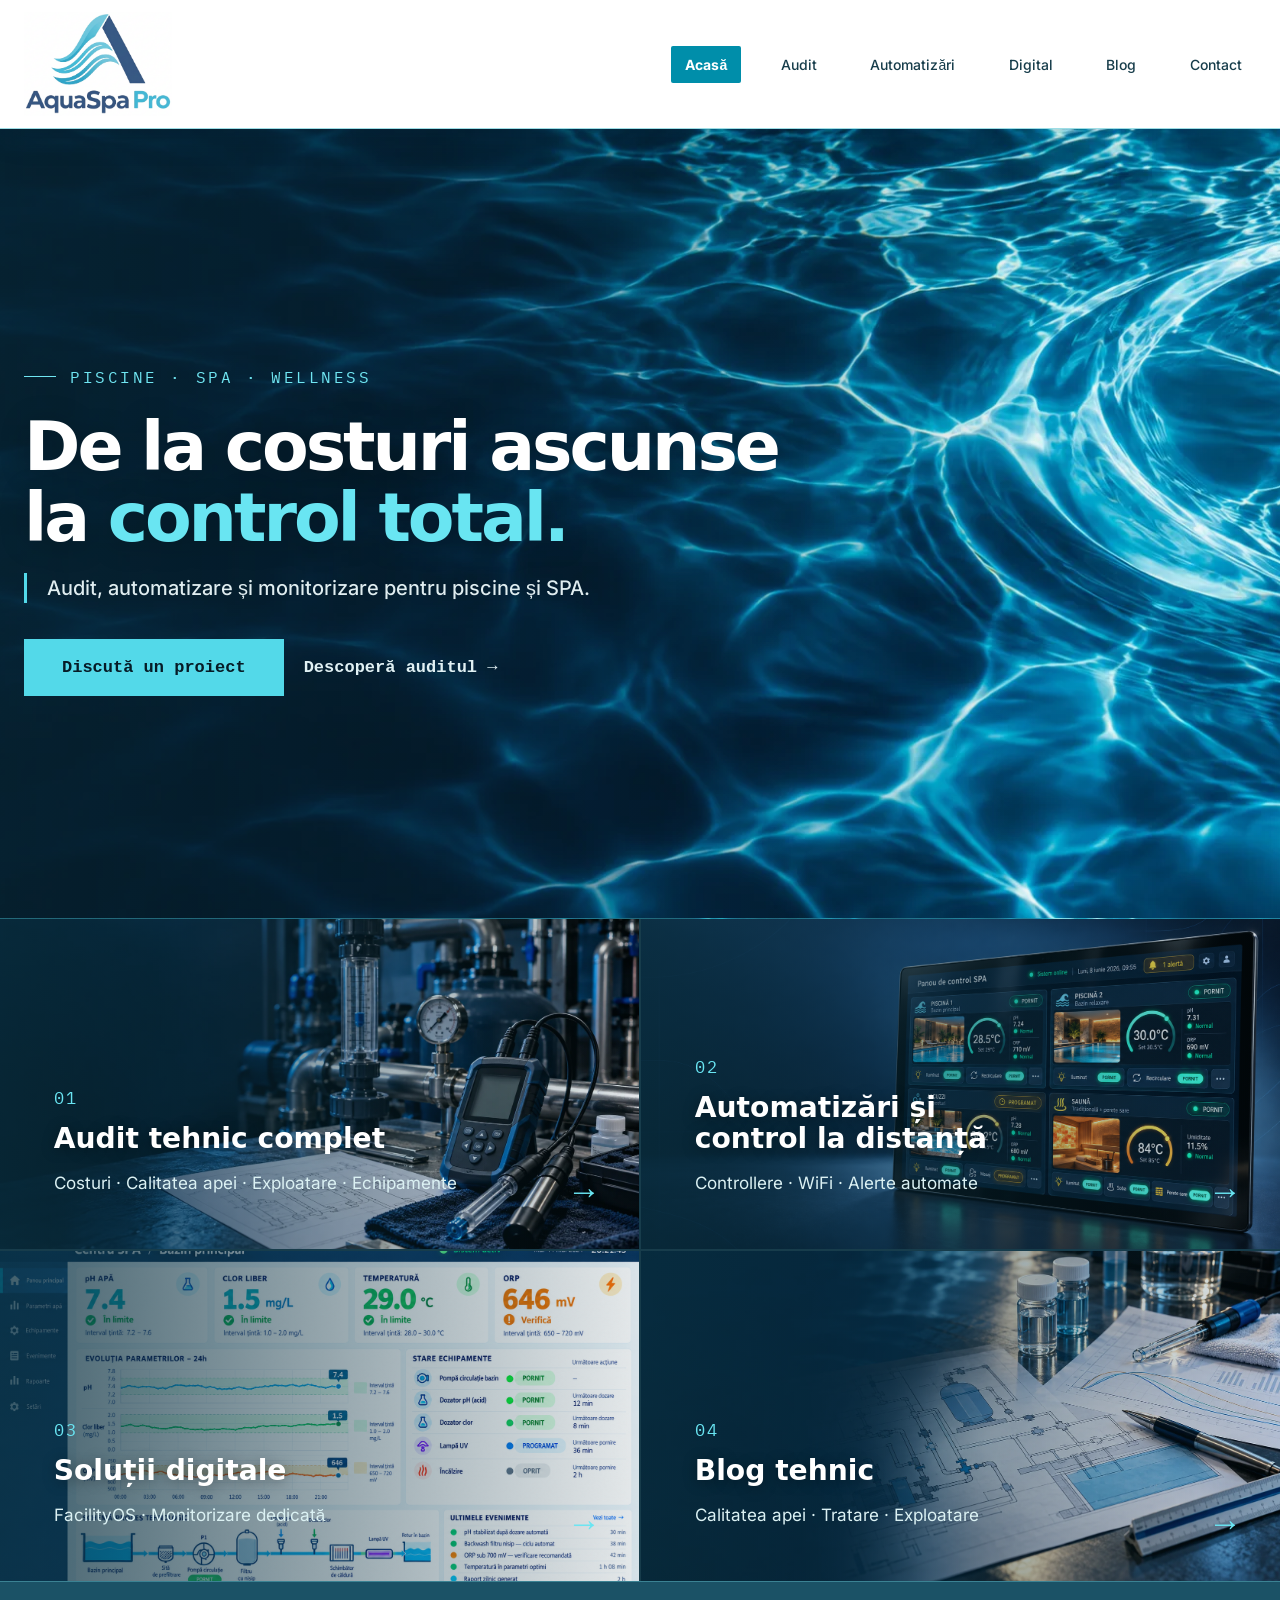
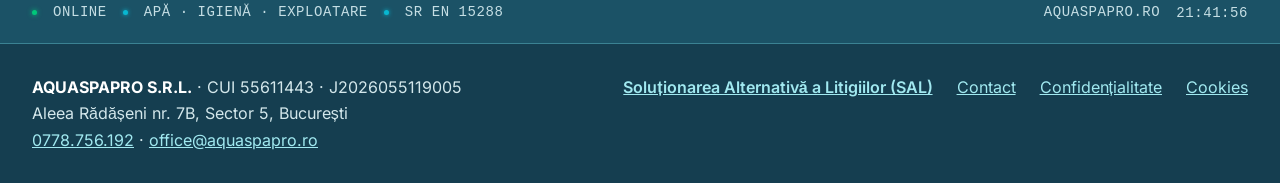
<file: index.html>
<!DOCTYPE html>
<html lang="ro">
<head>
<meta charset="UTF-8">
<meta name="viewport" content="width=device-width, initial-scale=1.0">
<title>AquaSpa Pro — Piscine, SPA și wellness</title>
<meta name="description" content="Proiectare, consultanță, automatizări și servicii tehnice pentru piscine, SPA și facilități wellness — AquaSpa Pro.">
<link rel="canonical" href="https://www.aquaspapro.ro/">
<style>
*,*::before,*::after{box-sizing:border-box;margin:0;padding:0;}
:root{
  --teal:#00a8bc;--teal-light:#00c8dc;--teal-deep:#007a8a;--teal-pale:#e8f6f8;
  --gold:#c9a96e;--gold-light:#e8c98a;--gold-dark:#a07840;
  --coral:#ff6b6b;--coral-light:#ff8e8e;
  --green:#00c87a;--green-light:#00e890;
  --violet:#7c5cbf;--violet-light:#9b7de0;
  --amber:#ff9022;--amber-light:#ffb055;
  --white:#ffffff;--off-white:#f0f8fa;--light:#e0f2f5;
  --dark:#0a1e28;--mid:#1a3a45;--muted:#5a8a95;--text:#1a3a45;
  --serif:'EB Garamond',Georgia,serif;--mono:'DM Mono',monospace;--sans:'DM Sans',system-ui,sans-serif;
}
html,body{width:100%;height:100%;overflow:hidden;background:var(--off-white);color:var(--dark);font-family:var(--sans);font-weight:300;cursor:none;}

/* CURSOR */
#cursor{position:fixed;width:10px;height:10px;border-radius:50%;background:var(--teal);pointer-events:none;z-index:9999;transform:translate(-50%,-50%);transition:width .2s,height .2s,background .2s;}
#cursor-ring{position:fixed;width:36px;height:36px;border-radius:50%;border:1.5px solid rgba(0,168,188,0.5);pointer-events:none;z-index:9998;transform:translate(-50%,-50%);transition:width .15s,height .15s;}
body.hovering #cursor{width:16px;height:16px;background:var(--teal-light);}
body.hovering #cursor-ring{width:56px;height:56px;border-color:var(--teal);}

/* CANVAS */
#water-canvas{position:fixed;inset:0;width:100%;height:100%;z-index:0;}

/* LIGHT OVERLAY */
#overlay{position:fixed;inset:0;z-index:1;
  background:
    radial-gradient(ellipse 80% 60% at 50% 100%, rgba(0,168,188,0.12) 0%, transparent 70%),
    radial-gradient(ellipse 60% 40% at 80% 20%, rgba(201,169,110,0.08) 0%, transparent 60%),
    linear-gradient(180deg, rgba(240,248,250,0.85) 0%, rgba(240,248,250,0.5) 50%, rgba(220,240,244,0.9) 100%);
  pointer-events:none;
}

/* APP */
#app{position:fixed;inset:0;z-index:10;display:flex;flex-direction:column;}

/* HEADER */
header{
  display:grid;grid-template-columns:1fr auto 1fr;align-items:center;
  padding:0 48px;height:64px;
  background:rgba(255,255,255,0.7);
  backdrop-filter:blur(16px);
  border-bottom:1px solid rgba(0,168,188,0.15);
  position:relative;
}
header::after{
  content:'';position:absolute;bottom:-1px;left:0;right:0;height:1px;
  background:linear-gradient(90deg,transparent,var(--teal),var(--teal-light),var(--teal),transparent);
  animation:scanH 4s ease-in-out infinite;
}
@keyframes scanH{0%,100%{opacity:.4;}50%{opacity:1;}}

.logo{display:flex;align-items:center;gap:12px;text-decoration:none;}
.logo-text{font-family:var(--serif);font-style:italic;font-size:22px;}
.logo-text .a{color:var(--teal);}.logo-text .p{color:var(--teal-light);font-size:17px;}

.header-tagline{
  text-align:center;font-family:var(--mono);font-size:10px;
  letter-spacing:3px;text-transform:uppercase;color:var(--muted);
}
.header-tagline span{color:var(--teal);animation:blink 3s ease-in-out infinite;}
@keyframes blink{0%,90%,100%{opacity:1;}95%{opacity:.2;}}

.header-right{display:flex;justify-content:flex-end;align-items:center;gap:12px;}
.status-live{display:flex;align-items:center;gap:6px;font-family:var(--mono);font-size:9px;letter-spacing:1.5px;text-transform:uppercase;color:var(--green);}
.live-dot{width:6px;height:6px;border-radius:50%;background:var(--green);box-shadow:0 0 6px var(--green);animation:pd 2s infinite;}
@keyframes pd{0%,100%{opacity:1;}50%{opacity:.3;}}
.btn-portal{
  font-family:var(--mono);font-size:9px;letter-spacing:2px;text-transform:uppercase;
  color:var(--white);background:var(--teal);border:none;
  padding:8px 18px;cursor:none;text-decoration:none;
  transition:background .3s,transform .2s;
}
.btn-portal:hover{background:var(--teal-light);transform:translateY(-1px);}

/* HERO */
#hero{flex:1;display:flex;flex-direction:column;justify-content:center;padding:0 48px 20px;position:relative;}

.hero-pre{
  font-family:var(--mono);font-size:10px;letter-spacing:4px;text-transform:uppercase;
  color:var(--teal-deep);margin-bottom:24px;
  opacity:0;transform:translateY(20px);animation:sUp .8s ease .8s forwards;
  display:flex;align-items:center;gap:14px;
}
.hero-pre::before{content:'';width:32px;height:1px;background:var(--teal);}

.hero-title{
  font-family:var(--serif);font-style:italic;
  font-size:clamp(48px,7vw,96px);font-weight:300;line-height:1.05;max-width:800px;
}
.hero-title .ln{display:block;overflow:hidden;}
.hero-title .ln span{display:block;opacity:0;transform:translateY(100%);animation:lUp .9s cubic-bezier(.16,1,.3,1) forwards;}
.hero-title .ln:nth-child(1) span{animation-delay:1s;}
.hero-title .ln:nth-child(2) span{animation-delay:1.2s;}
.hero-title .ln:nth-child(3) span{animation-delay:1.4s;}
.hero-title em{font-style:normal;color:var(--teal);}
.hero-title .sub-line{font-size:.55em;color:var(--muted);letter-spacing:.02em;}

.hero-value{
  font-family:var(--serif);font-style:italic;font-size:clamp(15px,1.8vw,20px);
  color:var(--teal-deep);margin-top:20px;max-width:560px;line-height:1.6;
  border-left:3px solid var(--teal);padding-left:20px;
  opacity:0;animation:sUp .8s ease 1.8s forwards;
}

.hero-cta{
  margin-top:36px;display:flex;gap:20px;align-items:center;
  opacity:0;animation:sUp .8s ease 2s forwards;
}
.cta-main{
  font-family:var(--mono);font-size:11px;letter-spacing:2px;text-transform:uppercase;
  color:var(--white);background:var(--teal);border:none;
  padding:16px 36px;cursor:none;text-decoration:none;
  position:relative;overflow:hidden;transition:transform .2s;display:inline-block;
}
.cta-main::after{content:'';position:absolute;inset:0;background:var(--teal-light);transform:translateX(-101%);transition:transform .3s;}
.cta-main:hover{transform:translateY(-2px);}.cta-main:hover::after{transform:translateX(0);}
.cta-main span{position:relative;z-index:1;}
.cta-sec{
  font-family:var(--mono);font-size:10px;letter-spacing:2px;text-transform:uppercase;
  color:var(--muted);text-decoration:none;display:flex;align-items:center;gap:8px;transition:color .3s,gap .3s;
}
.cta-sec:hover{color:var(--teal);gap:14px;}

/* QUADRANTS */
#quads{
  display:grid;grid-template-columns:repeat(4,1fr);
  border-top:1px solid rgba(0,168,188,0.15);
  opacity:0;animation:fIn .8s ease 2.4s forwards;
  background:rgba(255,255,255,0.4);
  backdrop-filter:blur(8px);
}

.quad{
  padding:22px 28px;border-right:1px solid rgba(0,168,188,0.1);
  position:relative;overflow:hidden;cursor:none;
  text-decoration:none;color:var(--dark);
  transition:background .4s;display:block;
}
.quad:last-child{border-right:none;}

/* Each quad gets its own accent color */
.quad-1{--qc:var(--teal);}
.quad-2{--qc:var(--amber);}
.quad-3{--qc:var(--violet);}
.quad-4{--qc:var(--green);}

.quad:hover{background:rgba(255,255,255,0.6);}
.qline{
  position:absolute;top:0;left:0;right:0;height:3px;
  background:linear-gradient(90deg,transparent,var(--qc),transparent);
  transform:scaleX(0);transition:transform .5s ease;
}
.quad:hover .qline{transform:scaleX(1);}

.qnum{font-family:var(--mono);font-size:9px;letter-spacing:3px;color:var(--qc);margin-bottom:8px;opacity:0.6;}
.qtitle{
  font-family:var(--serif);font-style:italic;font-size:17px;
  color:var(--dark);margin-bottom:4px;line-height:1.3;
  transition:color .3s;
}
.quad:hover .qtitle{color:var(--qc);}
.qhint{
  font-size:11px;color:var(--muted);line-height:1.6;
  opacity:1;transform:none;transition:opacity .3s,transform .3s;
}
.quad:hover .qhint{opacity:1;transform:translateY(0);}
.qarrow{
  position:absolute;right:18px;bottom:16px;font-size:16px;
  color:var(--qc);opacity:1;transition:opacity .3s,transform .3s;
}
.quad:hover .qarrow{opacity:1;transform:translateX(4px);}

/* quad color dot */
.qdot{
  position:absolute;right:20px;top:20px;
  width:8px;height:8px;border-radius:50%;
  background:var(--qc);opacity:0.3;
  transition:opacity .3s,transform .3s;
}
.quad:hover .qdot{opacity:0.8;transform:scale(1.4);}

/* STATUS BAR */
#sbar{
  display:flex;align-items:center;gap:24px;padding:8px 48px;
  border-top:1px solid rgba(0,168,188,0.12);
  background:rgba(255,255,255,0.6);backdrop-filter:blur(8px);
}
.sdot{width:5px;height:5px;border-radius:50%;}
.dg{background:var(--green);box-shadow:0 0 5px var(--green);animation:pd 2s infinite;}
.dt{background:var(--teal);box-shadow:0 0 4px var(--teal);}
.dgo{background:var(--gold);box-shadow:0 0 4px var(--gold);}
.stxt{font-family:var(--mono);font-size:9px;letter-spacing:1.5px;color:var(--muted);text-transform:uppercase;}
.ssep{flex:1;}
#clk{font-family:var(--mono);font-size:9px;color:rgba(0,120,138,0.5);}

/* DECORATIVE ELEMENTS */
.deco-circle-1{
  position:fixed;right:-100px;top:20%;width:400px;height:400px;border-radius:50%;
  background:radial-gradient(circle,rgba(0,168,188,0.08) 0%,transparent 70%);
  pointer-events:none;z-index:2;
  animation:floatCircle 6s ease-in-out infinite;
}
.deco-circle-2{
  position:fixed;left:-80px;bottom:20%;width:300px;height:300px;border-radius:50%;
  background:radial-gradient(circle,rgba(201,169,110,0.07) 0%,transparent 70%);
  pointer-events:none;z-index:2;
  animation:floatCircle 8s ease-in-out infinite reverse;
}
@keyframes floatCircle{0%,100%{transform:translateY(0);}50%{transform:translateY(-20px);}}

.vline{position:fixed;right:48px;top:50%;transform:translateY(-50%);width:1px;height:100px;z-index:5;background:linear-gradient(180deg,transparent,rgba(0,168,188,0.3),transparent);opacity:0;animation:fIn 1s ease 2.5s forwards;}

@keyframes fIn{from{opacity:0;}to{opacity:1;}}
@keyframes sUp{to{opacity:1;transform:translateY(0);}}
@keyframes lUp{to{opacity:1;transform:translateY(0);}}

@media(max-width:768px){
  html,body{overflow:auto;cursor:auto;}
  #cursor,#cursor-ring{display:none;}
  header{padding:0 20px;grid-template-columns:1fr 1fr;}
  .header-tagline{display:none;}
  #hero{padding:0 24px 16px;}
  .hero-title{font-size:clamp(38px,10vw,56px);}
  #quads{grid-template-columns:1fr 1fr;}
  #sbar{padding:8px 24px;flex-wrap:wrap;gap:12px;}
  .deco-circle-1,.deco-circle-2,.vline{display:none;}
}
.legal-footer{background:#fff;color:#173843;border-top:1px solid #b8dfe5;padding:14px 48px;font-size:12px;line-height:1.6;display:flex;justify-content:space-between;gap:24px;flex-wrap:wrap}.legal-footer strong{color:#073b45}.legal-footer a{color:#006f7d;text-decoration:underline}.legal-links{display:flex;gap:18px;flex-wrap:wrap}@media(max-width:768px){.legal-footer{padding:14px 24px}#app{position:relative;min-height:100vh}html,body{height:auto;overflow:auto}}
.anpc-sal{display:inline-flex;align-items:center;margin-top:8px;font-weight:600;color:#006f7d;text-decoration:underline}
/* LEGAL FOOTER VISIBILITY FIX */
html,body{height:auto;min-height:100%;overflow:auto}
#app{position:relative;inset:auto;min-height:100vh}
/* ACCESSIBILITY */
:focus-visible{outline:3px solid #007a8a;outline-offset:3px}
@media (pointer:fine){html,body,a,button{cursor:auto!important}#cursor,#cursor-ring{display:none!important}}
@media (prefers-reduced-motion:reduce){*,*::before,*::after{animation-duration:.01ms!important;animation-iteration-count:1!important;transition-duration:.01ms!important;scroll-behavior:auto!important}}

/* Remodel: clear navigation, readable service cards, fluid page height. */
#app{min-height:0}
header{display:flex;justify-content:space-between;gap:24px;min-height:78px;height:auto;padding:12px max(24px,calc((100vw - 1280px)/2));}
.home-nav{display:flex;align-items:center;gap:clamp(12px,2vw,28px);flex-wrap:wrap;justify-content:flex-end}
.home-nav a{color:#315b66;text-decoration:none;font-size:14px;font-weight:500;white-space:nowrap;padding:10px 2px}
.home-nav a:hover{color:#007a8a}
.home-nav .home-contact{color:#fff;background:#007a8a;padding:12px 18px;border-radius:4px}
.home-nav .home-contact:hover{color:#fff;background:#075e6a}
#hero{min-height:520px;padding:80px max(24px,calc((100vw - 1280px)/2)) 64px}
.hero-title{max-width:1000px;font-style:normal;font-weight:400;font-size:clamp(48px,7vw,102px);letter-spacing:-.04em}
.hero-title em{font-style:italic}
.hero-value{max-width:660px;font-family:var(--sans);font-style:normal;font-size:clamp(17px,1.8vw,22px);color:#315b66;line-height:1.55}
.hero-pre{font-size:13px;letter-spacing:.12em}
.hero-cta{flex-wrap:wrap}
.cta-main,.cta-sec{font-size:14px;letter-spacing:0;text-transform:none}
#quads{max-width:1280px;width:100%;margin:auto;gap:12px;padding:12px 24px 32px;border:0;background:transparent}
.quad{min-height:170px;padding:24px;background:#fff;border:1px solid #d4e8eb;border-radius:6px;box-shadow:0 12px 32px rgba(10,50,65,.06)}
.quad:last-child{border-right:1px solid #d4e8eb}
.qnum{font-size:12px}.qtitle{font-style:normal;font-size:clamp(20px,2vw,26px)}
.qhint{font-size:14px;color:#456b75;line-height:1.5;margin-top:8px}
.qarrow{font-size:22px}
#sbar{padding:12px max(24px,calc((100vw - 1280px)/2));flex-wrap:wrap}
.stxt{font-size:12px;letter-spacing:.04em;line-height:1.5}
.legal-footer{padding:24px max(24px,calc((100vw - 1280px)/2));font-size:14px}
@media(max-width:900px){header{align-items:flex-start;flex-direction:column}.home-nav{justify-content:flex-start;gap:8px 18px}.home-nav a{padding:8px 0}.home-nav .home-contact{padding:8px 14px}#hero{min-height:0;padding-top:72px;padding-bottom:64px}#quads{grid-template-columns:repeat(2,minmax(0,1fr))}}
@media(max-width:600px){#hero{padding-top:58px}.hero-title{font-size:clamp(44px,12vw,68px)}#quads{grid-template-columns:1fr}.quad{min-height:140px}.hero-cta{align-items:flex-start;flex-direction:column}.stxt{font-size:12px}}
</style>
<link rel="stylesheet" href="visual-direction.css">
<link rel="stylesheet" href="motion.css?v=20261009-3">
<link rel="stylesheet" href="site-system.css?v=20261112">
<link rel="stylesheet" href="request-form.css?v=20261112">
<script type="application/ld+json">{"@context":"https://schema.org","@type":"Organization","name":"AquaSpa Pro","legalName":"AQUASPAPRO S.R.L.","url":"https://www.aquaspapro.ro/","email":["mailto:office@aquaspapro.ro","mailto:tehnic@aquaspapro.ro"],"telephone":"+40778756192","taxID":"55611443","address":{"@type":"PostalAddress","streetAddress":"Aleea Rădășeni nr. 7B","addressLocality":"București","addressRegion":"Sector 5","addressCountry":"RO"}}</script>
</head>
<body class="home">
<div id="cursor"></div>
<div id="cursor-ring"></div>
<canvas id="water-canvas"></canvas>
<div id="overlay"></div>
<div class="deco-circle-1"></div>
<div class="deco-circle-2"></div>
<div class="vline"></div>

<div id="app">
  <!-- HEADER -->
  <header>
    <a href="index.html" class="logo" aria-label="AquaSpa Pro, pagina principală">
      <svg xmlns="http://www.w3.org/2000/svg" viewBox="0 0 200 200" width="36" height="36">
        <defs>
          <linearGradient id="g1" x1="0%" y1="0%" x2="100%" y2="100%"><stop offset="0%" stop-color="#00b4c8"/><stop offset="100%" stop-color="#007a8a"/></linearGradient>
          <linearGradient id="g2" x1="0%" y1="0%" x2="100%" y2="100%"><stop offset="0%" stop-color="#00c8dc" stop-opacity="0.3"/><stop offset="100%" stop-color="#00a0b4" stop-opacity="0.08"/></linearGradient>
          <filter id="gw"><feGaussianBlur stdDeviation="3" result="b"/><feMerge><feMergeNode in="b"/><feMergeNode in="SourceGraphic"/></feMerge></filter>
        </defs>
        <circle cx="100" cy="100" r="92" fill="none" stroke="url(#g1)" stroke-width="1.5" opacity="0.4"/>
        <circle cx="100" cy="100" r="78" fill="url(#g2)"/>
        <path d="M100,22 A78,78 0 1,1 51,162" fill="none" stroke="url(#g1)" stroke-width="4" stroke-linecap="round" filter="url(#gw)"/>
        <circle cx="51" cy="162" r="6.5" fill="url(#g1)" filter="url(#gw)"/>
        <path d="M36,104 C52,85 70,85 87,104 C104,123 122,123 142,104" fill="none" stroke="#00a8bc" stroke-width="3" stroke-linecap="round"/>
        <path d="M39,120 C55,101 73,101 90,120 C107,139 124,139 142,121" fill="none" stroke="#00a8bc" stroke-width="1.5" stroke-linecap="round" opacity="0.5"/>
      </svg>
      <div class="logo-text"><span class="a">AquaSpa</span> <span class="p">Pro</span></div>
    </a>

    <nav class="home-nav" aria-label="Navigare principală">
      <a href="index.html" class="active" aria-current="page">Acasă</a>
      <a href="servicii-tehnice.html">Audit</a>
      <a href="automatizari.html">Automatizări</a>
      <a href="solutii-digitale.html">Digital</a>
      <a href="blog.html">Blog</a>
      <a href="contact.html" class="home-contact">Contact</a>
    </nav>
  </header>

  <!-- HERO -->
  <section id="hero">
    <div class="hero-pre">Piscine · SPA · wellness</div>
    <h1 class="hero-title">
      <span class="ln"><span>De la costuri ascunse</span></span>
      <span class="ln"><span>la <em>control total.</em></span></span>
    </h1>
    <p class="hero-value">Audit, automatizare și monitorizare pentru piscine și SPA.</p>
    <div class="hero-cta">
      <a href="contact.html" class="cta-main" data-request-service="general"><span>Discută un proiect</span></a>
      <a href="servicii-tehnice.html" class="cta-sec">Descoperă auditul →</a>
    </div>
  </section>

  <!-- QUADRANTS -->
  <div id="quads">
    <a href="servicii-tehnice.html" class="quad quad-1">
      <div class="qline"></div>
      <div class="qdot"></div>
      <div class="qnum">01</div>
      <div class="qtitle">Audit tehnic complet</div>
      <div class="qhint">Costuri · Calitatea apei · Exploatare · Echipamente</div>
      <div class="qarrow">→</div>
    </a>
    <a href="automatizari.html" class="quad quad-2">
      <div class="qline"></div>
      <div class="qdot"></div>
      <div class="qnum">02</div>
      <div class="qtitle">Automatizări și<br>control la distanță</div>
      <div class="qhint">Controllere · WiFi · Alerte automate</div>
      <div class="qarrow">→</div>
    </a>
    <a href="solutii-digitale.html" class="quad quad-3">
      <div class="qline"></div>
      <div class="qdot"></div>
      <div class="qnum">03</div>
      <div class="qtitle">Soluții digitale</div>
      <div class="qhint">FacilityOS · Monitorizare dedicată</div>
      <div class="qarrow">→</div>
    </a>
    <a href="blog.html" class="quad quad-4">
      <div class="qline"></div>
      <div class="qdot"></div>
      <div class="qnum">04</div>
      <div class="qtitle">Blog tehnic</div>
      <div class="qhint">Calitatea apei · Tratare · Exploatare</div>
      <div class="qarrow">→</div>
    </a>
  </div>

  <!-- STATUS BAR -->
  <div id="sbar">
    <div class="sdot dg"></div><div class="stxt">Online</div>
    <div class="sdot dt"></div><div class="stxt">Apă · Igienă · Exploatare</div>
    <div class="sdot dt"></div><div class="stxt">SR EN 15288</div>
    <div class="ssep"></div>
    <div class="stxt">aquaspapro.ro</div>
    <div id="clk"></div>
  </div>
</div>
<footer class="legal-footer" aria-label="Informații juridice și contact">
<div><strong>AQUASPAPRO S.R.L.</strong> · CUI 55611443 · J2026055119005<br>Aleea Rădășeni nr. 7B, Sector 5, București<br><a href="tel:+40778756192">0778.756.192</a> · <a href="mailto:office@aquaspapro.ro">office@aquaspapro.ro</a></div>
<nav class="legal-links" aria-label="Informații legale"><a class="anpc-sal" href="https://reclamatiisal.anpc.ro/" rel="noopener noreferrer">Soluționarea Alternativă a Litigiilor (SAL)</a><a href="contact.html">Contact</a><a href="confidentialitate.html">Confidențialitate</a><a href="cookies.html">Cookies</a></nav>
</footer>

<script src="request-form.js?v=20261112" defer></script>
<script>
// CURSOR
const cur=document.getElementById('cursor'),ring=document.getElementById('cursor-ring');
let mx=0,my=0,rx=0,ry=0;
document.addEventListener('mousemove',e=>{mx=e.clientX;my=e.clientY;cur.style.left=mx+'px';cur.style.top=my+'px';});
(function a(){rx+=(mx-rx)*.12;ry+=(my-ry)*.12;ring.style.left=rx+'px';ring.style.top=ry+'px';requestAnimationFrame(a);})();
document.querySelectorAll('a,button').forEach(el=>{
  el.addEventListener('mouseenter',()=>document.body.classList.add('hovering'));
  el.addEventListener('mouseleave',()=>document.body.classList.remove('hovering'));
});

// WATER — light teal waves on pale background
const cv=document.getElementById('water-canvas'),cx=cv.getContext('2d');
let W,H,t=0;
function rsz(){W=cv.width=window.innerWidth;H=cv.height=window.innerHeight;}
rsz();window.addEventListener('resize',rsz);

const WV=[];
for(let i=0;i<8;i++) WV.push({
  amp:20+Math.random()*50,freq:.003+Math.random()*.005,
  spd:.15+Math.random()*.35,ph:Math.random()*Math.PI*2,
  yB:.3+(i/8)*.65,al:.04+Math.random()*.08,lw:.5+Math.random()*1.5,
  color: i%3===0?'rgba(0,168,188,A)': i%3===1?'rgba(0,200,220,A)':'rgba(201,169,110,A)'
});

let mX=W/2,mY=H/2;
document.addEventListener('mousemove',e=>{mX=e.clientX;mY=e.clientY;});

const pts=[];
for(let i=0;i<60;i++) pts.push({
  x:Math.random()*2000,y:Math.random()*1200,
  vx:(Math.random()-.5)*.3,vy:-Math.random()*.4-.1,
  r:Math.random()*2+.5,a:Math.random()*.15+.03,lf:Math.random(),
  c:Math.random()>.7?'rgba(201,169,110,A)':'rgba(0,168,188,A)'
});

(function draw(){
  cx.clearRect(0,0,W,H);

  // subtle bg gradient
  const bg=cx.createRadialGradient(W*.5,H*.8,0,W*.5,H*.8,W*.8);
  bg.addColorStop(0,'rgba(0,168,188,0.06)');bg.addColorStop(1,'rgba(240,248,250,0)');
  cx.fillStyle=bg;cx.fillRect(0,0,W,H);

  // mouse ripple
  const mg=cx.createRadialGradient(mX,mY,0,mX,mY,160);
  mg.addColorStop(0,'rgba(0,168,188,0.04)');mg.addColorStop(1,'rgba(0,168,188,0)');
  cx.fillStyle=mg;cx.fillRect(0,0,W,H);

  WV.forEach((w,i)=>{
    const yB=H*w.yB;
    const mi=Math.exp(-Math.pow((0-mX)/400,2))*Math.sin(t+i)*8;
    cx.beginPath();cx.moveTo(0,yB);
    for(let x=0;x<=W;x+=4){
      const mif=Math.exp(-Math.pow((x-mX)/350,2))*Math.sin(t*2+i)*8;
      cx.lineTo(x,yB+Math.sin(x*w.freq+t*w.spd+w.ph)*w.amp+Math.sin(x*w.freq*2.3+t*w.spd*.7)*(w.amp*.25)+mif);
    }
    cx.lineTo(W,H);cx.lineTo(0,H);cx.closePath();
    const col=w.color.replace('A',w.al*.7);
    const gr=cx.createLinearGradient(0,yB-w.amp,0,yB+w.amp*2);
    gr.addColorStop(0,w.color.replace('A',w.al));gr.addColorStop(1,w.color.replace('A',0));
    cx.fillStyle=gr;cx.fill();
    // stroke
    cx.beginPath();cx.moveTo(0,yB+Math.sin(w.ph)*w.amp);
    for(let x=0;x<=W;x+=4) cx.lineTo(x,yB+Math.sin(x*w.freq+t*w.spd+w.ph)*w.amp);
    cx.strokeStyle=w.color.replace('A',w.al*1.8);cx.lineWidth=w.lw;cx.stroke();
  });

  // particles
  pts.forEach(p=>{
    p.x+=p.vx;p.y+=p.vy;p.lf+=.0015;
    if(p.y<-5||p.lf>1){p.x=Math.random()*W;p.y=H+5;p.lf=0;}
    const al=p.a*Math.sin(p.lf*Math.PI);
    cx.beginPath();cx.arc(p.x,p.y,p.r,0,Math.PI*2);
    cx.fillStyle=p.c.replace('A',al);cx.fill();
  });

  t+=.016;requestAnimationFrame(draw);
})();

// CLOCK
(function tick(){document.getElementById('clk').textContent=new Date().toLocaleTimeString('ro-RO',{hour12:false});setTimeout(tick,1000);})();
</script>
</body>
</html>
</file>
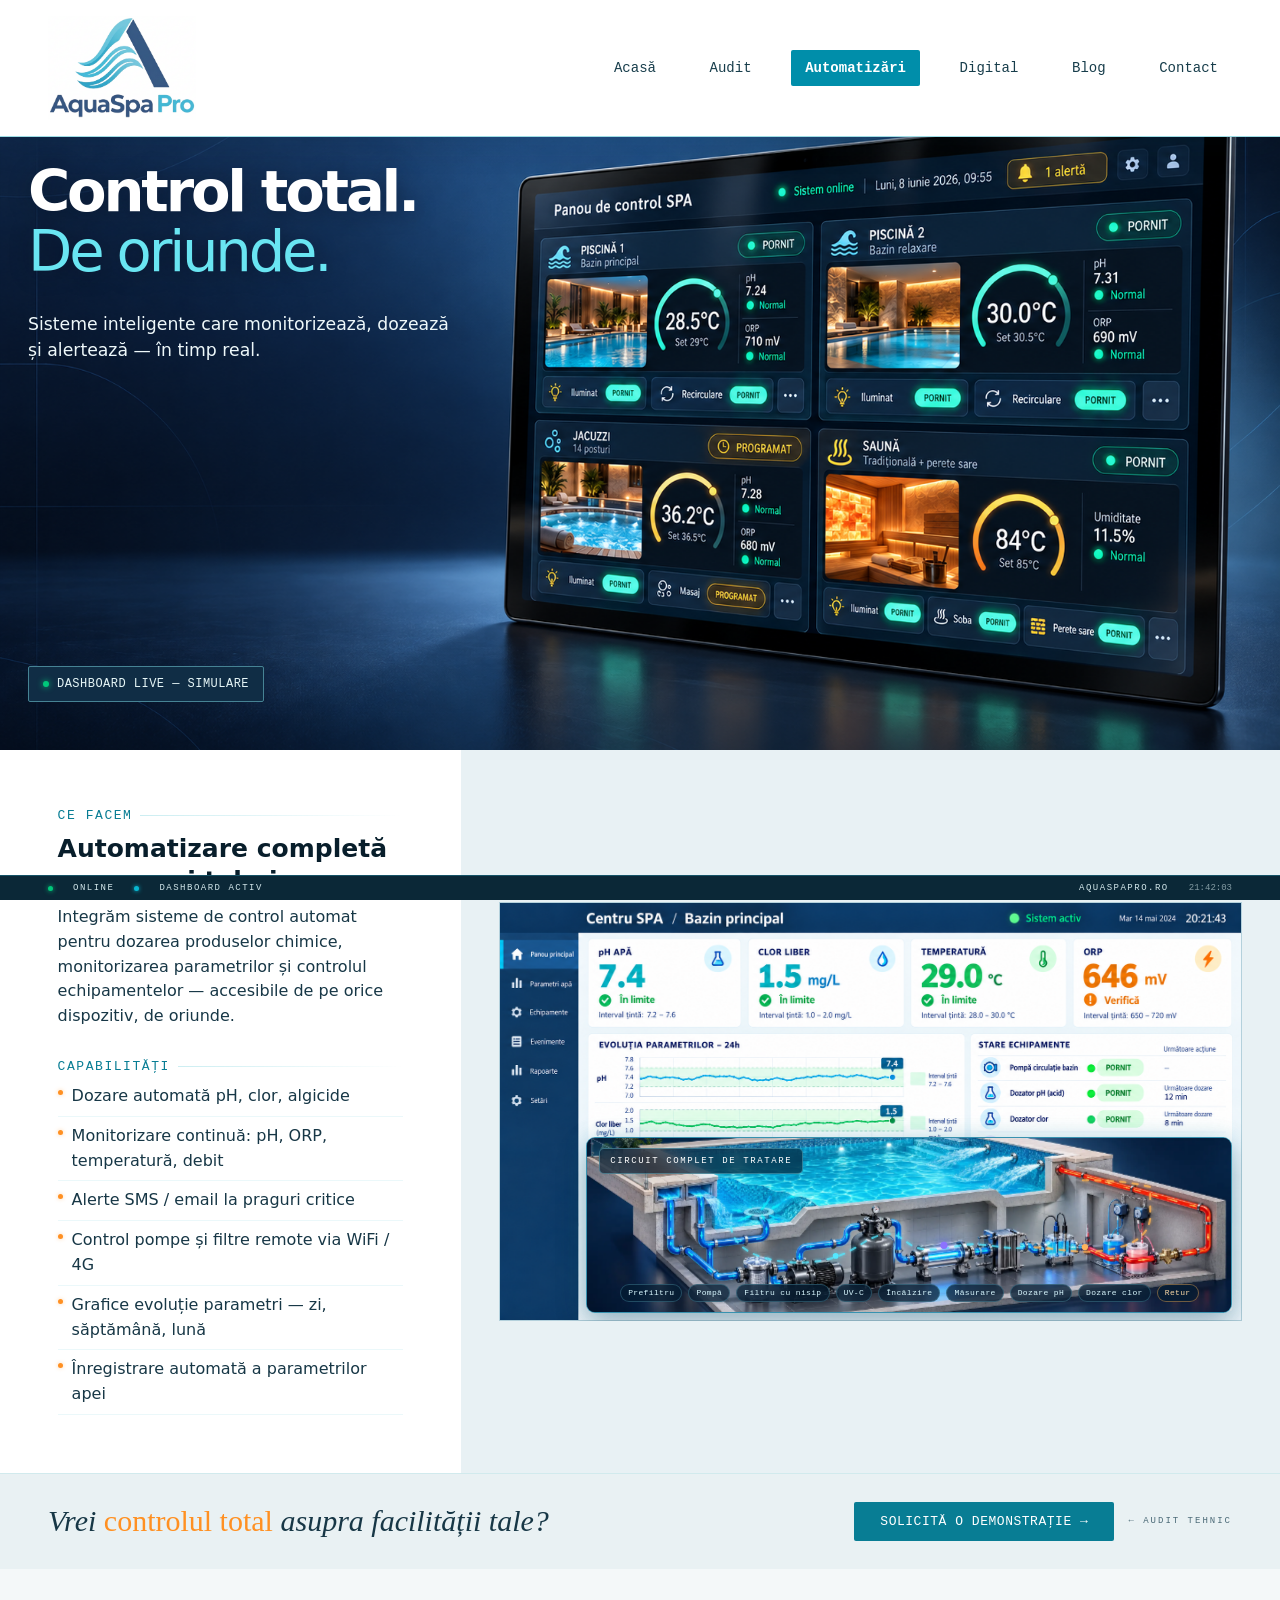
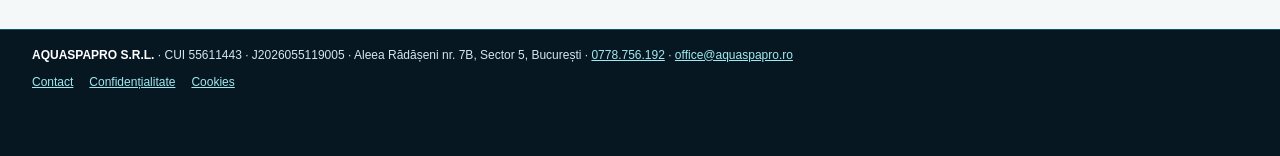
<file: automatizari.html>
<!doctype html>
<html lang="ro">
  <head>
    <meta charset="UTF-8" />
    <meta name="viewport" content="width=device-width, initial-scale=1.0" />
    <title>Automatizări și control la distanță — AquaSpa Pro</title>
    <meta
      name="description"
      content="Automatizari si control la distanta pentru piscine, SPA si instalatii wellness, cu monitorizare si optimizare operationala."
    />
    <link rel="canonical" href="https://www.aquaspapro.ro/automatizari.html" />
    <style>
      *,
      *::before,
      *::after {
        box-sizing: border-box;
        margin: 0;
        padding: 0;
      }
      :root {
        --teal: #00a8bc;
        --teal-light: #00c8dc;
        --teal-deep: #007a8a;
        --teal-pale: #e8f6f8;
        --gold: #c9a96e;
        --coral: #ff6b6b;
        --green: #00c87a;
        --violet: #7c5cbf;
        --amber: #ff9022;
        --white: #ffffff;
        --off-white: #f0f8fa;
        --light: #e0f2f5;
        --dark: #0a1e28;
        --mid: #1a3a45;
        --muted: #5a8a95;
        --serif: "EB Garamond", Georgia, serif;
        --mono: "DM Mono", monospace;
        --sans: "DM Sans", system-ui, sans-serif;
      }
      html,
      body {
        background: var(--off-white);
        color: var(--dark);
        font-family: var(--sans);
        font-weight: 300;
        cursor: none;
        overflow-x: hidden;
        min-height: 100vh;
      }
      #cursor {
        position: fixed;
        width: 10px;
        height: 10px;
        border-radius: 50%;
        background: var(--teal);
        pointer-events: none;
        z-index: 9999;
        transform: translate(-50%, -50%);
        transition:
          width 0.2s,
          height 0.2s;
      }
      #cursor-ring {
        position: fixed;
        width: 36px;
        height: 36px;
        border-radius: 50%;
        border: 1.5px solid rgba(0, 168, 188, 0.5);
        pointer-events: none;
        z-index: 9998;
        transform: translate(-50%, -50%);
        transition:
          width 0.15s,
          height 0.15s;
      }
      body.hovering #cursor {
        width: 16px;
        height: 16px;
        background: var(--teal-light);
      }
      body.hovering #cursor-ring {
        width: 52px;
        height: 52px;
        border-color: var(--teal);
      }
      #water-canvas {
        position: fixed;
        inset: 0;
        width: 100%;
        height: 100%;
        z-index: 0;
        opacity: 0.5;
      }
      #overlay {
        position: fixed;
        inset: 0;
        z-index: 1;
        background: linear-gradient(
          180deg,
          rgba(240, 248, 250, 0.9) 0%,
          rgba(240, 248, 250, 0.75) 50%,
          rgba(224, 242, 245, 0.92) 100%
        );
        pointer-events: none;
      }

      nav {
        position: fixed;
        top: 0;
        left: 0;
        right: 0;
        z-index: 100;
        display: flex;
        align-items: center;
        justify-content: space-between;
        padding: 16px 48px;
        background: rgba(255, 255, 255, 0.82);
        backdrop-filter: blur(16px);
        border-bottom: 1px solid rgba(0, 168, 188, 0.15);
      }
      nav::after {
        content: "";
        position: absolute;
        bottom: -1px;
        left: 0;
        right: 0;
        height: 1px;
        background: linear-gradient(
          90deg,
          transparent,
          var(--teal),
          transparent
        );
        animation: scanH 4s ease-in-out infinite;
      }
      @keyframes scanH {
        0%,
        100% {
          opacity: 0.4;
        }
        50% {
          opacity: 1;
        }
      }
      .nav-logo {
        display: flex;
        align-items: center;
        gap: 10px;
        text-decoration: none;
      }
      .logo-text {
        font-family: var(--serif);
        font-style: italic;
        font-size: 20px;
      }
      .logo-text .a {
        color: var(--teal);
      }
      .logo-text .p {
        color: var(--teal-light);
        font-size: 16px;
      }
      .nav-links {
        display: flex;
        gap: 28px;
        align-items: center;
      }
      .nav-links a {
        font-family: var(--mono);
        font-size: 9px;
        letter-spacing: 2.5px;
        text-transform: uppercase;
        color: var(--muted);
        text-decoration: none;
        transition: color 0.3s;
      }
      .nav-links a:hover,
      .nav-links a.active {
        color: var(--teal);
      }
      .nav-cta {
        color: var(--white) !important;
        background: var(--amber);
        padding: 8px 18px;
        transition: background 0.3s !important;
      }
      .nav-cta:hover {
        background: #ffb055 !important;
      }

      main {
        position: relative;
        z-index: 10;
        padding-top: 72px;
        padding-bottom: 60px;
      }

      .page-hero {
        padding: 40px 48px 28px;
        border-bottom: 1px solid rgba(0, 168, 188, 0.1);
        display: flex;
        align-items: flex-end;
        justify-content: space-between;
        gap: 24px;
      }
      .page-title {
        font-family: var(--serif);
        font-style: italic;
        font-size: clamp(32px, 4.5vw, 58px);
        font-weight: 300;
        line-height: 1.08;
        color: var(--dark);
      }
      .page-title em {
        font-style: normal;
        color: var(--amber);
      }
      .page-sub {
        font-size: 13px;
        color: var(--muted);
        margin-top: 10px;
        line-height: 1.7;
        max-width: 360px;
      }
      .live-badge {
        display: flex;
        align-items: center;
        gap: 8px;
        font-family: var(--mono);
        font-size: 9px;
        letter-spacing: 2px;
        text-transform: uppercase;
        color: var(--green);
        border: 1px solid rgba(0, 200, 122, 0.3);
        padding: 7px 14px;
        background: rgba(0, 200, 122, 0.08);
        white-space: nowrap;
        border-radius: 2px;
      }
      .live-dot {
        width: 6px;
        height: 6px;
        border-radius: 50%;
        background: var(--green);
        box-shadow: 0 0 6px var(--green);
        animation: pd 1.5s infinite;
      }
      @keyframes pd {
        0%,
        100% {
          opacity: 1;
        }
        50% {
          opacity: 0.3;
        }
      }

      .content {
        display: grid;
        grid-template-columns: 280px 1fr;
        gap: 1px;
        background: rgba(0, 168, 188, 0.08);
      }

      .left-panel {
        background: rgba(255, 255, 255, 0.7);
        padding: 32px 28px;
        display: flex;
        flex-direction: column;
        gap: 28px;
      }
      .panel-label {
        font-family: var(--mono);
        font-size: 9px;
        letter-spacing: 3px;
        text-transform: uppercase;
        color: var(--teal-deep);
        margin-bottom: 10px;
        display: flex;
        align-items: center;
        gap: 8px;
        opacity: 0.7;
      }
      .panel-label::after {
        content: "";
        flex: 1;
        height: 1px;
        background: linear-gradient(90deg, rgba(0, 168, 188, 0.2), transparent);
      }
      .panel-title {
        font-family: var(--serif);
        font-style: italic;
        font-size: 17px;
        color: var(--dark);
        margin-bottom: 7px;
        line-height: 1.3;
      }
      .panel-desc {
        font-size: 12px;
        color: var(--mid);
        line-height: 1.8;
      }
      .feat-list {
        list-style: none;
        display: flex;
        flex-direction: column;
        gap: 7px;
      }
      .feat-list li {
        display: flex;
        align-items: flex-start;
        gap: 9px;
        font-size: 12px;
        color: var(--mid);
        line-height: 1.6;
        padding-bottom: 7px;
        border-bottom: 1px solid rgba(0, 168, 188, 0.08);
      }
      .feat-list li::before {
        content: "";
        width: 5px;
        height: 5px;
        border-radius: 50%;
        background: var(--amber);
        box-shadow: 0 0 4px rgba(255, 144, 34, 0.4);
        flex-shrink: 0;
        margin-top: 6px;
      }
      .brands {
        display: flex;
        flex-wrap: wrap;
        gap: 6px;
      }
      .brand-tag {
        font-family: var(--mono);
        font-size: 8px;
        letter-spacing: 1px;
        text-transform: uppercase;
        border: 1px solid rgba(0, 168, 188, 0.2);
        color: var(--teal-deep);
        padding: 3px 9px;
        background: rgba(0, 168, 188, 0.06);
        border-radius: 2px;
      }

      /* DASHBOARD */
      .right-panel {
        background: rgba(255, 255, 255, 0.5);
        padding: 32px 40px;
        display: flex;
        align-items: center;
        justify-content: center;
      }
      .dashboard-visual {
        position: relative;
        width: 100%;
        max-width: 1672px;
        overflow: hidden;
      }
      .process-diagram {
        position: absolute;
        left: 11.72%;
        bottom: 1.8%;
        width: 87.05%;
        height: 42%;
        background: #092743;
        border: 1px solid rgba(91, 224, 255, 0.58);
        border-radius: 9px;
        overflow: hidden;
        box-shadow:
          0 12px 30px rgba(3, 28, 50, 0.28),
          0 0 22px rgba(24, 191, 231, 0.2);
      }
      .process-art {
        display: block;
        width: 100%;
        height: 100%;
        object-fit: cover;
        object-position: center;
        filter: saturate(0.96) contrast(1.02);
        transform: scale(1.015);
        opacity: 0;
      }
      .right-panel.visible .process-art {
        animation: processReveal 2s cubic-bezier(0.22, 1, 0.36, 1) 0.25s both;
      }
      .process-animation {
        position: absolute;
        inset: 0;
        width: 100%;
        height: 100%;
        pointer-events: none;
      }
      .process-animation .flow-line {
        fill: none;
        stroke-linecap: round;
        stroke-linejoin: round;
        stroke-dasharray: 22 30;
        filter: drop-shadow(0 0 7px currentColor);
        animation: processFlow 5.8s linear infinite;
      }
      .process-animation .flow-suction {
        color: #54e8ff;
        stroke: #54e8ff;
        stroke-width: 8;
        opacity: 0.78;
      }
      .process-animation .flow-return {
        color: #ffb454;
        stroke: #ffb454;
        stroke-width: 8;
        opacity: 0.8;
        animation-direction: reverse;
      }
      .process-animation .glow-point {
        transform-box: fill-box;
        transform-origin: center;
        animation: processGlow 3.2s ease-in-out infinite;
      }
      .process-animation .uv-point {
        fill: #8c72ff;
        filter: drop-shadow(0 0 18px #7a61ff);
      }
      .process-animation .dose-point {
        fill: #ffb35c;
        filter: drop-shadow(0 0 16px #ff8857);
        animation-delay: 0.9s;
      }
      .process-animation .pump-point {
        fill: #54e8ff;
        filter: drop-shadow(0 0 15px #54e8ff);
        animation-delay: 0.45s;
      }
      .process-title {
        position: absolute;
        top: 10px;
        left: 12px;
        padding: 7px 10px;
        border: 1px solid rgba(127, 226, 246, 0.36);
        border-radius: 5px;
        background: rgba(4, 29, 51, 0.66);
        backdrop-filter: blur(8px);
        color: #fff;
        font-family: var(--mono);
        font-size: 9px;
        letter-spacing: 1.6px;
        text-transform: uppercase;
        box-shadow: 0 0 18px rgba(33, 195, 231, 0.13);
      }
      .process-legend {
        position: absolute;
        left: 12px;
        right: 12px;
        bottom: 10px;
        display: flex;
        justify-content: center;
        gap: 6px;
        flex-wrap: wrap;
      }
      .process-legend span {
        padding: 4px 7px;
        border: 1px solid rgba(125, 224, 246, 0.24);
        border-radius: 99px;
        background: rgba(4, 29, 51, 0.72);
        backdrop-filter: blur(7px);
        color: #d9f8ff;
        font-family: var(--mono);
        font-size: 8px;
        line-height: 1;
        letter-spacing: 0.35px;
        white-space: nowrap;
      }
      .process-legend span:last-child {
        color: #ffdca8;
        border-color: rgba(255, 180, 84, 0.42);
      }
      @keyframes processFlow {
        to {
          stroke-dashoffset: -208;
        }
      }
      @keyframes processReveal {
        from {
          opacity: 0;
          transform: scale(1.06);
          filter: saturate(0.72) blur(5px);
        }
        to {
          opacity: 1;
          transform: scale(1.015);
          filter: saturate(0.96) blur(0);
        }
      }
      @keyframes processGlow {
        0%,
        100% {
          opacity: 0.32;
          transform: scale(0.76);
        }
        50% {
          opacity: 0.95;
          transform: scale(1.35);
        }
      }

      /* TABLET FRAME */
      .tablet-frame {
        width: 100%;
        max-width: 760px;
        background: #f5f9fa;
        border-radius: 20px;
        border: 2px solid rgba(0, 168, 188, 0.25);
        box-shadow:
          0 0 0 1px rgba(0, 168, 188, 0.1),
          0 20px 60px rgba(0, 168, 188, 0.12),
          0 40px 80px rgba(0, 0, 0, 0.08);
        padding: 14px;
        position: relative;
      }
      .tablet-frame::before {
        content: "";
        position: absolute;
        top: -1px;
        left: 30%;
        right: 30%;
        height: 2px;
        background: linear-gradient(
          90deg,
          transparent,
          var(--teal),
          transparent
        );
        border-radius: 2px;
      }
      .tablet-camera {
        width: 6px;
        height: 6px;
        border-radius: 50%;
        background: rgba(0, 168, 188, 0.2);
        border: 1px solid rgba(0, 168, 188, 0.3);
        margin: 0 auto 10px;
      }
      .tablet-screen {
        background: #ffffff;
        border-radius: 12px;
        overflow: hidden;
        border: 1px solid rgba(0, 168, 188, 0.12);
        box-shadow: inset 0 1px 3px rgba(0, 0, 0, 0.04);
      }

      /* DASH INSIDE */
      .dash {
        padding: 14px;
        display: flex;
        flex-direction: column;
        gap: 8px;
      }
      .dash-topbar {
        display: flex;
        align-items: center;
        justify-content: space-between;
        padding: 8px 12px;
        background: var(--teal-pale);
        border: 1px solid rgba(0, 168, 188, 0.15);
        border-radius: 6px;
      }
      .dash-facility {
        font-family: var(--mono);
        font-size: 9px;
        color: var(--teal-deep);
        letter-spacing: 1px;
      }
      .dash-status {
        display: flex;
        align-items: center;
        gap: 6px;
        font-family: var(--mono);
        font-size: 9px;
        color: var(--green);
      }
      .dash-dot {
        width: 5px;
        height: 5px;
        border-radius: 50%;
        background: var(--green);
        box-shadow: 0 0 5px var(--green);
        animation: pd 2s infinite;
      }
      .dash-time {
        font-family: var(--mono);
        font-size: 9px;
        color: var(--muted);
      }

      .kpi-row {
        display: grid;
        grid-template-columns: repeat(4, 1fr);
        gap: 6px;
      }
      .kpi {
        background: var(--off-white);
        border: 1px solid rgba(0, 168, 188, 0.12);
        border-radius: 6px;
        padding: 10px 12px;
        position: relative;
        overflow: hidden;
        transition:
          border-color 0.3s,
          box-shadow 0.3s;
      }
      .kpi:hover {
        border-color: rgba(0, 168, 188, 0.3);
        box-shadow: 0 4px 12px rgba(0, 168, 188, 0.08);
      }
      .kpi-lbl {
        font-family: var(--mono);
        font-size: 7px;
        letter-spacing: 2px;
        text-transform: uppercase;
        color: var(--muted);
        margin-bottom: 4px;
      }
      .kpi-val {
        font-family: var(--mono);
        font-size: 18px;
        line-height: 1;
        margin-bottom: 3px;
        font-weight: 400;
      }
      .kpi-unit {
        font-size: 9px;
        color: var(--muted);
      }
      .kpi-st {
        font-family: var(--mono);
        font-size: 7px;
        letter-spacing: 1px;
      }
      .kpi-bar {
        position: absolute;
        bottom: 0;
        left: 0;
        height: 2px;
        transition: width 0.8s;
      }
      .ok .kpi-val {
        color: var(--teal);
      }
      .ok .kpi-st {
        color: var(--green);
      }
      .ok .kpi-bar {
        background: var(--teal);
      }
      .warn .kpi-val {
        color: var(--amber);
      }
      .warn .kpi-st {
        color: var(--amber);
      }
      .warn .kpi-bar {
        background: var(--amber);
      }
      .good .kpi-val {
        color: var(--green);
      }
      .good .kpi-st {
        color: var(--green);
      }
      .good .kpi-bar {
        background: var(--green);
      }

      .mid-row {
        display: grid;
        grid-template-columns: 1fr 160px;
        gap: 6px;
      }
      .chart-card {
        background: var(--off-white);
        border: 1px solid rgba(0, 168, 188, 0.12);
        border-radius: 6px;
        padding: 12px 14px;
      }
      .chart-hdr {
        display: flex;
        align-items: center;
        justify-content: space-between;
        margin-bottom: 8px;
      }
      .chart-lbl {
        font-family: var(--mono);
        font-size: 7px;
        letter-spacing: 2px;
        text-transform: uppercase;
        color: var(--muted);
      }
      .chart-legend {
        display: flex;
        gap: 10px;
      }
      .leg {
        display: flex;
        align-items: center;
        gap: 4px;
        font-family: var(--mono);
        font-size: 7px;
        color: var(--muted);
      }
      .leg-dot {
        width: 5px;
        height: 5px;
        border-radius: 50%;
      }
      .chart-wrap {
        height: 70px;
        position: relative;
      }
      #paramChart {
        width: 100%;
        height: 100%;
      }

      .ctrl-card {
        background: var(--off-white);
        border: 1px solid rgba(0, 168, 188, 0.12);
        border-radius: 6px;
        padding: 12px;
      }
      .ctrl-lbl {
        font-family: var(--mono);
        font-size: 7px;
        letter-spacing: 2px;
        text-transform: uppercase;
        color: var(--muted);
        margin-bottom: 8px;
      }
      .ctrl-item {
        display: flex;
        align-items: center;
        justify-content: space-between;
        padding: 5px 0;
        border-bottom: 1px solid rgba(0, 168, 188, 0.06);
      }
      .ctrl-name {
        font-size: 10px;
        color: var(--mid);
      }
      .toggle {
        width: 28px;
        height: 14px;
        border-radius: 7px;
        position: relative;
        cursor: none;
        transition:
          background 0.3s,
          border-color 0.3s;
      }
      .toggle.on {
        background: rgba(0, 168, 188, 0.15);
        border: 1px solid var(--teal);
      }
      .toggle.off {
        background: rgba(0, 0, 0, 0.05);
        border: 1px solid rgba(0, 0, 0, 0.12);
      }
      .toggle::after {
        content: "";
        position: absolute;
        width: 8px;
        height: 8px;
        border-radius: 50%;
        top: 2px;
        transition:
          left 0.3s,
          background 0.3s,
          box-shadow 0.3s;
      }
      .toggle.on::after {
        left: 16px;
        background: var(--teal);
        box-shadow: 0 0 4px rgba(0, 168, 188, 0.5);
      }
      .toggle.off::after {
        left: 2px;
        background: rgba(0, 0, 0, 0.2);
      }

      .bot-row {
        display: grid;
        grid-template-columns: 1fr 1fr;
        gap: 6px;
      }
      .pumps-card,
      .alerts-card {
        background: var(--off-white);
        border: 1px solid rgba(0, 168, 188, 0.12);
        border-radius: 6px;
        padding: 12px 14px;
      }
      .card-lbl {
        font-family: var(--mono);
        font-size: 7px;
        letter-spacing: 2px;
        text-transform: uppercase;
        color: var(--muted);
        margin-bottom: 8px;
      }
      .pump-item {
        display: flex;
        align-items: center;
        gap: 8px;
        padding: 5px 0;
        border-bottom: 1px solid rgba(0, 168, 188, 0.06);
      }
      .pump-icon {
        width: 22px;
        height: 22px;
        border-radius: 50%;
        border: 1px solid rgba(0, 168, 188, 0.2);
        display: flex;
        align-items: center;
        justify-content: center;
        flex-shrink: 0;
        background: rgba(0, 168, 188, 0.05);
      }
      .pump-name {
        font-size: 10px;
        color: var(--dark);
        margin-bottom: 1px;
      }
      .pump-detail {
        font-family: var(--mono);
        font-size: 8px;
        color: var(--muted);
      }
      .pump-prog {
        height: 2px;
        background: rgba(0, 168, 188, 0.1);
        border-radius: 1px;
        margin-top: 4px;
        overflow: hidden;
      }
      .pump-bar-run {
        height: 100%;
        background: linear-gradient(90deg, var(--teal-deep), var(--teal-light));
        border-radius: 1px;
        transition: width 0.8s;
      }
      .pump-rpm {
        font-family: var(--mono);
        font-size: 9px;
        margin-left: auto;
        flex-shrink: 0;
      }
      .pump-rpm.run {
        color: var(--teal);
      }
      .pump-rpm.idle {
        color: rgba(0, 0, 0, 0.25);
      }
      .alert-item {
        display: flex;
        align-items: flex-start;
        gap: 8px;
        padding: 5px 0;
        border-bottom: 1px solid rgba(0, 168, 188, 0.06);
      }
      .alert-dot {
        width: 5px;
        height: 5px;
        border-radius: 50%;
        flex-shrink: 0;
        margin-top: 4px;
      }
      .alert-text {
        font-size: 10px;
        color: var(--mid);
        line-height: 1.45;
        flex: 1;
      }
      .alert-time {
        font-family: var(--mono);
        font-size: 7px;
        color: var(--muted);
        flex-shrink: 0;
        margin-top: 2px;
      }

      .tablet-home {
        height: 24px;
        display: flex;
        align-items: center;
        justify-content: center;
        margin-top: 8px;
      }
      .tablet-home-bar {
        width: 70px;
        height: 3px;
        background: rgba(0, 168, 188, 0.15);
        border-radius: 2px;
      }

      .cta-bar {
        padding: 28px 48px;
        border-top: 1px solid rgba(0, 168, 188, 0.1);
        display: flex;
        align-items: center;
        justify-content: space-between;
        gap: 24px;
        background: rgba(255, 255, 255, 0.5);
      }
      .cta-title {
        font-family: var(--serif);
        font-style: italic;
        font-size: clamp(18px, 2.5vw, 30px);
        color: var(--mid);
      }
      .cta-title em {
        color: var(--amber);
        font-style: normal;
      }
      .btn-main {
        font-family: var(--mono);
        font-size: 10px;
        letter-spacing: 2px;
        text-transform: uppercase;
        color: var(--white);
        background: var(--amber);
        padding: 12px 26px;
        text-decoration: none;
        position: relative;
        overflow: hidden;
        transition: transform 0.2s;
        display: inline-block;
        cursor: none;
        border-radius: 2px;
      }
      .btn-main::after {
        content: "";
        position: absolute;
        inset: 0;
        background: #ffb055;
        transform: translateX(-101%);
        transition: transform 0.3s;
      }
      .btn-main:hover {
        transform: translateY(-1px);
      }
      .btn-main:hover::after {
        transform: translateX(0);
      }
      .btn-main span {
        position: relative;
        z-index: 1;
      }
      .btn-ghost {
        font-family: var(--mono);
        font-size: 9px;
        letter-spacing: 2px;
        text-transform: uppercase;
        color: var(--muted);
        text-decoration: none;
        transition: color 0.3s;
        cursor: none;
      }
      .btn-ghost:hover {
        color: var(--teal);
      }

      #sbar {
        position: fixed;
        bottom: 0;
        left: 0;
        right: 0;
        z-index: 100;
        display: flex;
        align-items: center;
        gap: 20px;
        padding: 7px 48px;
        border-top: 1px solid rgba(0, 168, 188, 0.12);
        background: rgba(255, 255, 255, 0.88);
        backdrop-filter: blur(8px);
      }
      .sdot {
        width: 5px;
        height: 5px;
        border-radius: 50%;
      }
      .dg {
        background: #00c87a;
        box-shadow: 0 0 5px #00c87a;
        animation: pd 2s infinite;
      }
      .dt {
        background: var(--teal);
        box-shadow: 0 0 4px var(--teal);
      }
      .stxt {
        font-family: var(--mono);
        font-size: 9px;
        letter-spacing: 1.5px;
        color: var(--muted);
        text-transform: uppercase;
      }
      .ssep {
        flex: 1;
      }
      #clk {
        font-family: var(--mono);
        font-size: 9px;
        color: var(--muted);
        opacity: 0.6;
      }

      .reveal {
        opacity: 0;
        transform: translateY(18px);
        transition:
          opacity 0.6s,
          transform 0.6s;
      }
      .reveal.visible {
        opacity: 1;
        transform: translateY(0);
      }

      @media (max-width: 1024px) {
        html,
        body {
          cursor: auto;
        }
        #cursor,
        #cursor-ring {
          display: none;
        }
        nav {
          padding: 14px 24px;
        }
        .nav-links {
          display: none;
        }
        .page-hero {
          padding: 28px 24px 20px;
          flex-direction: column;
          align-items: flex-start;
        }
        .content {
          grid-template-columns: 1fr;
        }
        .kpi-row {
          grid-template-columns: repeat(2, 1fr);
        }
        .mid-row {
          grid-template-columns: 1fr;
        }
        .bot-row {
          grid-template-columns: 1fr;
        }
        .right-panel {
          padding: 20px 24px;
        }
        .cta-bar {
          padding: 20px 24px;
          flex-direction: column;
          text-align: center;
        }
        #sbar {
          padding: 7px 24px;
        }
      }
      .legal-footer {
        background: #fff;
        color: #173843;
        border-top: 1px solid #b8dfe5;
        padding: 16px 32px;
        font:
          12px/1.6 Arial,
          sans-serif;
      }
      .legal-footer a {
        color: #006f7d;
        text-decoration: underline;
      }
      .legal-links {
        margin-top: 6px;
        display: flex;
        gap: 16px;
        flex-wrap: wrap;
      }
      /* ACCESSIBILITY */
      :focus-visible {
        outline: 3px solid #007a8a;
        outline-offset: 3px;
      }
      @media (pointer: fine) {
        html,
        body,
        a,
        button {
          cursor: auto !important;
        }
        #cursor,
        #cursor-ring {
          display: none !important;
        }
      }
      @media (prefers-reduced-motion: reduce) {
        *,
        *::before,
        *::after {
          animation-duration: 0.01ms !important;
          animation-iteration-count: 1 !important;
          transition-duration: 0.01ms !important;
          scroll-behavior: auto !important;
        }
      }
    </style>
    <link rel="stylesheet" href="navigation.css" />
    <link rel="stylesheet" href="visual-direction.css" />
    <link rel="stylesheet" href="motion.css?v=20261009-3" />
    <link rel="stylesheet" href="request-form.css?v=20261112" />
  </head>
  <body class="interior automation-page">
    <div id="cursor"></div>
    <div id="cursor-ring"></div>
    <canvas id="water-canvas"></canvas>
    <div id="overlay"></div>

    <nav>
      <a href="index.html" class="nav-logo">
        <svg
          xmlns="http://www.w3.org/2000/svg"
          viewBox="0 0 200 200"
          width="30"
          height="30"
        >
          <defs>
            <linearGradient id="g1" x1="0%" y1="0%" x2="100%" y2="100%">
              <stop offset="0%" stop-color="#00b4c8" />
              <stop offset="100%" stop-color="#007a8a" />
            </linearGradient>
            <linearGradient id="g2" x1="0%" y1="0%" x2="100%" y2="100%">
              <stop offset="0%" stop-color="#00c8dc" stop-opacity="0.3" />
              <stop offset="100%" stop-color="#00a0b4" stop-opacity="0.08" />
            </linearGradient>
            <filter id="gw">
              <feGaussianBlur stdDeviation="3" result="b" />
              <feMerge>
                <feMergeNode in="b" />
                <feMergeNode in="SourceGraphic" />
              </feMerge>
            </filter>
          </defs>
          <circle
            cx="100"
            cy="100"
            r="92"
            fill="none"
            stroke="url(#g1)"
            stroke-width="1.5"
            opacity="0.4"
          />
          <circle cx="100" cy="100" r="78" fill="url(#g2)" />
          <path
            d="M100,22 A78,78 0 1,1 51,162"
            fill="none"
            stroke="url(#g1)"
            stroke-width="4"
            stroke-linecap="round"
            filter="url(#gw)"
          />
          <circle cx="51" cy="162" r="6.5" fill="url(#g1)" filter="url(#gw)" />
          <path
            d="M36,104 C52,85 70,85 87,104 C104,123 122,123 142,104"
            fill="none"
            stroke="#00a8bc"
            stroke-width="3"
            stroke-linecap="round"
          />
          <path
            d="M39,120 C55,101 73,101 90,120 C107,139 124,139 142,121"
            fill="none"
            stroke="#00a8bc"
            stroke-width="1.5"
            stroke-linecap="round"
            opacity="0.5"
          />
        </svg>
        <div class="logo-text">
          <span class="a">AquaSpa</span> <span class="p">Pro</span>
        </div>
      </a>
      <div class="nav-links" aria-label="Navigare principală">
        <a href="index.html">Acasă</a>
        <a href="servicii-tehnice.html">Audit</a>
        <a href="automatizari.html" class="active" aria-current="page"
          >Automatizări</a
        >
        <a href="solutii-digitale.html">Digital</a>
        <a href="blog.html">Blog</a>
        <a href="contact.html" class="nav-cta">Contact</a>
      </div>
    </nav>

    <main>
      <div class="page-hero">
        <div>
          <h1 class="page-title">Control total.<br /><em>De oriunde.</em></h1>
          <p class="page-sub">
            Sisteme inteligente care monitorizează, dozează și alertează — în
            timp real.
          </p>
        </div>
        <div class="live-badge">
          <div class="live-dot"></div>
          Dashboard live — simulare
        </div>
      </div>

      <div class="content">
        <div class="left-panel">
          <div class="reveal">
            <div class="panel-label">Ce facem</div>
            <div class="panel-title">
              Automatizare completă a camerei tehnice
            </div>
            <p class="panel-desc">
              Integrăm sisteme de control automat pentru dozarea produselor
              chimice, monitorizarea parametrilor și controlul echipamentelor —
              accesibile de pe orice dispozitiv, de oriunde.
            </p>
          </div>
          <div class="reveal">
            <div class="panel-label">Capabilități</div>
            <ul class="feat-list">
              <li>Dozare automată pH, clor, algicide</li>
              <li>Monitorizare continuă: pH, ORP, temperatură, debit</li>
              <li>Alerte SMS / email la praguri critice</li>
              <li>Control pompe și filtre remote via WiFi / 4G</li>
              <li>Grafice evoluție parametri — zi, săptămână, lună</li>
              <li>Înregistrare automată a parametrilor apei</li>
            </ul>
          </div>
        </div>

        <div class="right-panel reveal">
          <div class="dashboard-visual">
            <img
              src="monitorizare-grafic-concept.png"
              alt="Concept de monitorizare cu grafice separate pentru pH, clor și ORP"
              width="1672"
              height="941"
              loading="lazy"
            />
            <div
              class="process-diagram"
              role="img"
              aria-label="Schemă izometrică animată a circuitului: bazin, prefiltru, pompă de circulație, filtru cu nisip, reactor UV-C, schimbător de căldură, celulă pH și ORP, dozare pH, dozare clor și retur în bazin"
            >
              <img
                class="process-art"
                src="schema-tratare-glow.webp"
                alt=""
                width="2172"
                height="724"
                loading="lazy"
                decoding="async"
              />
              <svg
                class="process-animation"
                viewBox="0 0 2172 724"
                xmlns="http://www.w3.org/2000/svg"
                aria-hidden="true"
              >
                <path
                  class="flow-line flow-suction"
                  d="M346 317 C332 389 358 465 489 501 C606 532 720 518 790 492 C874 462 910 411 987 401 C1058 391 1072 457 1148 463 C1252 471 1286 439 1365 443 C1455 447 1491 467 1591 455"
                />
                <path
                  class="flow-line flow-return"
                  d="M1608 455 C1710 461 1802 484 1902 468 C2012 450 2079 414 2090 336 L2090 204 C1995 180 1893 174 1784 176"
                />
                <circle
                  class="glow-point pump-point"
                  cx="780"
                  cy="491"
                  r="12"
                />
                <circle class="glow-point uv-point" cx="1231" cy="447" r="15" />
                <circle
                  class="glow-point dose-point"
                  cx="1818"
                  cy="454"
                  r="13"
                />
              </svg>
              <div class="process-title">Circuit complet de tratare</div>
              <div class="process-legend" aria-hidden="true">
                <span>Prefiltru</span><span>Pompă</span
                ><span>Filtru cu nisip</span><span>UV-C</span
                ><span>Încălzire</span><span>Măsurare</span
                ><span>Dozare pH</span><span>Dozare clor</span
                ><span>Retur</span>
              </div>
            </div>
          </div>
        </div>
      </div>

      <div class="cta-bar">
        <div class="cta-title">
          Vrei <em>controlul total</em> asupra facilității tale?
        </div>
        <div style="display: flex; gap: 14px; align-items: center">
          <a
            href="contact.html"
            class="btn-main"
            data-request-service="automatizari"
            ><span>Solicită o demonstrație →</span></a
          >
          <a href="servicii-tehnice.html" class="btn-ghost">← Audit tehnic</a>
        </div>
      </div>
    </main>

    <div id="sbar">
      <div class="sdot dg"></div>
      <div class="stxt">Online</div>
      <div class="sdot dt"></div>
      <div class="stxt">Dashboard activ</div>
      <div class="ssep"></div>
      <div class="stxt">aquaspapro.ro</div>
      <div id="clk"></div>
    </div>

    <script>
      const cur = document.getElementById("cursor"),
        ring = document.getElementById("cursor-ring");
      let mx = 0,
        my = 0,
        rx = 0,
        ry = 0;
      document.addEventListener("mousemove", (e) => {
        mx = e.clientX;
        my = e.clientY;
        cur.style.left = mx + "px";
        cur.style.top = my + "px";
      });
      (function a() {
        rx += (mx - rx) * 0.12;
        ry += (my - ry) * 0.12;
        ring.style.left = rx + "px";
        ring.style.top = ry + "px";
        requestAnimationFrame(a);
      })();
      document.querySelectorAll("a,button,.toggle").forEach((el) => {
        el.addEventListener("mouseenter", () =>
          document.body.classList.add("hovering"),
        );
        el.addEventListener("mouseleave", () =>
          document.body.classList.remove("hovering"),
        );
      });
      document.querySelectorAll(".toggle").forEach((el) =>
        el.addEventListener("click", () => {
          el.classList.toggle("on");
          el.classList.toggle("off");
        }),
      );

      const cv = document.getElementById("water-canvas"),
        cx = cv.getContext("2d");
      let W,
        H,
        t = 0;
      function rsz() {
        W = cv.width = window.innerWidth;
        H = cv.height = window.innerHeight;
      }
      rsz();
      window.addEventListener("resize", rsz);
      const WV = [];
      for (let i = 0; i < 6; i++)
        WV.push({
          amp: 12 + Math.random() * 22,
          freq: 0.004 + Math.random() * 0.005,
          spd: 0.15 + Math.random() * 0.3,
          ph: Math.random() * Math.PI * 2,
          yB: 0.2 + (i / 6) * 0.75,
          al: 0.03 + Math.random() * 0.05,
          lw: 0.3 + Math.random() * 0.8,
        });
      (function draw() {
        cx.clearRect(0, 0, W, H);
        WV.forEach((w) => {
          const yB = H * w.yB;
          cx.beginPath();
          cx.moveTo(0, yB);
          for (let x = 0; x <= W; x += 4)
            cx.lineTo(
              x,
              yB +
                Math.sin(x * w.freq + t * w.spd + w.ph) * w.amp +
                Math.sin(x * w.freq * 2.1 + t * w.spd * 0.6) * (w.amp * 0.22),
            );
          cx.lineTo(W, H);
          cx.lineTo(0, H);
          cx.closePath();
          const gr = cx.createLinearGradient(0, yB - w.amp, 0, yB + w.amp);
          gr.addColorStop(0, `rgba(0,168,188,${w.al})`);
          gr.addColorStop(1, "rgba(0,168,188,0)");
          cx.fillStyle = gr;
          cx.fill();
          cx.beginPath();
          cx.moveTo(0, yB + Math.sin(w.ph) * w.amp);
          for (let x = 0; x <= W; x += 4)
            cx.lineTo(x, yB + Math.sin(x * w.freq + t * w.spd + w.ph) * w.amp);
          cx.strokeStyle = `rgba(0,168,188,${w.al * 1.8})`;
          cx.lineWidth = w.lw;
          cx.stroke();
        });
        t += 0.016;
        requestAnimationFrame(draw);
      })();

      function tick() {
        const s = new Date().toLocaleTimeString("ro-RO", { hour12: false });
        document.getElementById("clk").textContent = s;
        const dt = document.getElementById("dash-time");
        if (dt) dt.textContent = s;
      }
      tick();
      setInterval(tick, 1000);
      const obs = new IntersectionObserver(
        (e) => {
          e.forEach((el) => {
            if (el.isIntersecting) {
              el.target.classList.add("visible");
              obs.unobserve(el.target);
            }
          });
        },
        { threshold: 0.1 },
      );
      document.querySelectorAll(".reveal").forEach((el) => obs.observe(el));
    </script>
    <footer class="legal-footer">
      <strong>AQUASPAPRO S.R.L.</strong> · CUI 55611443 · J2026055119005 · Aleea
      Rădășeni nr. 7B, Sector 5, București ·
      <a href="tel:+40778756192">0778.756.192</a> ·
      <a href="mailto:office@aquaspapro.ro">office@aquaspapro.ro</a>
      <nav class="legal-links">
        <a href="contact.html">Contact</a
        ><a href="confidentialitate.html">Confidențialitate</a
        ><a href="cookies.html">Cookies</a>
      </nav>
    </footer>
    <script src="request-form.js?v=20261112" defer></script>
  </body>
</html>
</file>
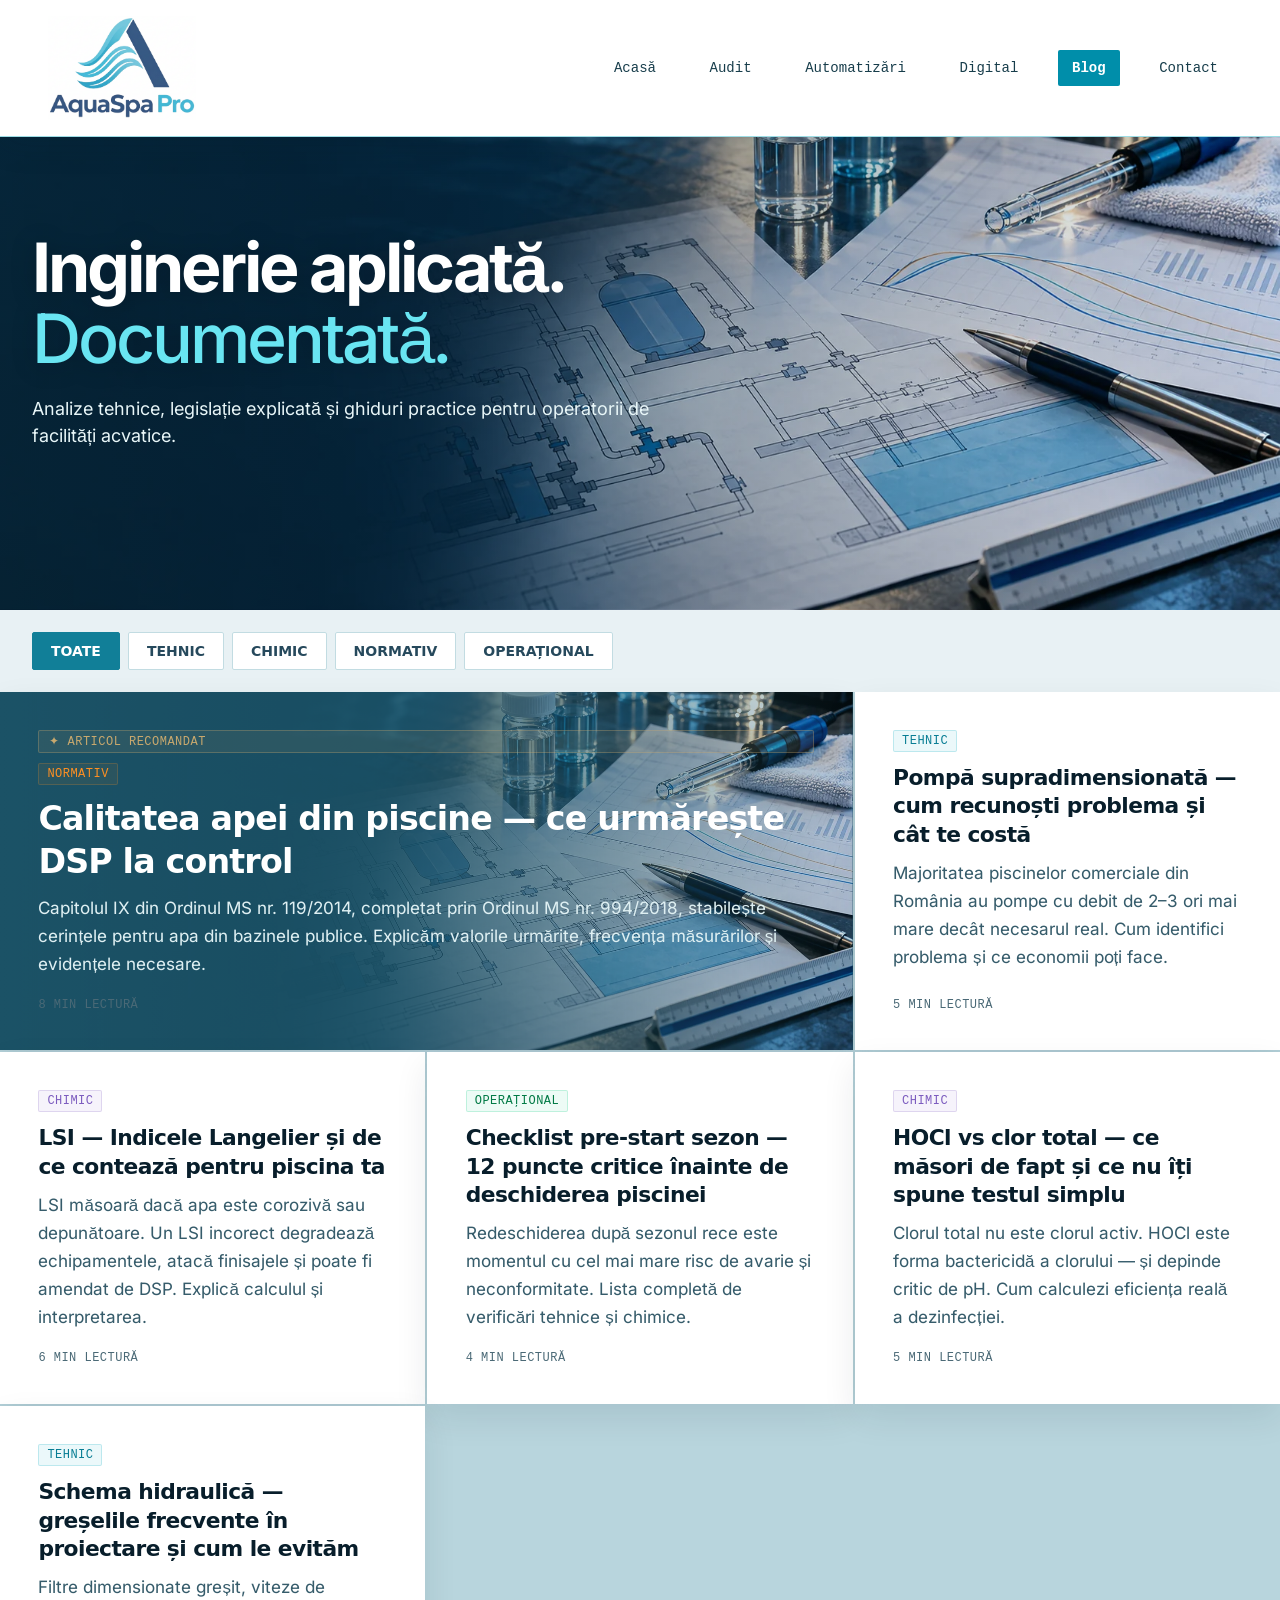
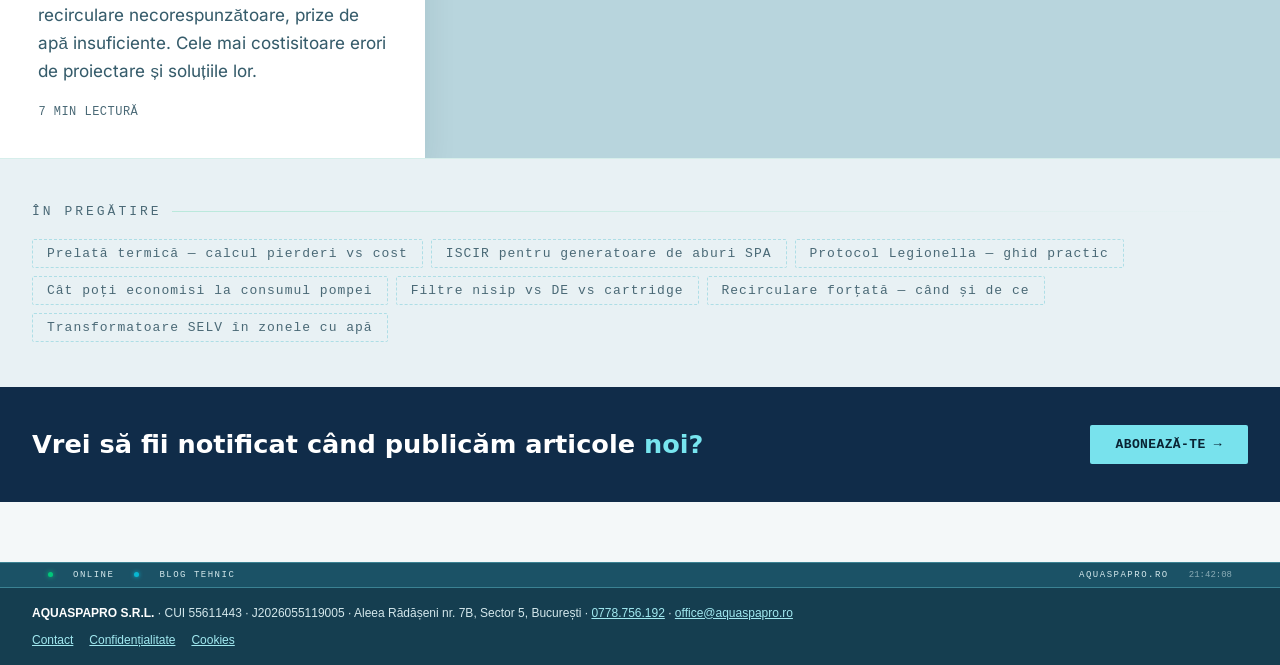
<file: blog.html>
<!DOCTYPE html>
<html lang="ro">
<head>
<meta charset="UTF-8">
<meta name="viewport" content="width=device-width, initial-scale=1.0">
<title>Blog Tehnic — AquaSpa Pro</title>
<meta name="description" content="Blog tehnic AquaSpa Pro despre exploatarea piscinelor si SPA, tratarea apei, eficienta, automatizari si bune practici.">
<link rel="canonical" href="https://www.aquaspapro.ro/blog.html">
<style>
*,*::before,*::after{box-sizing:border-box;margin:0;padding:0;}
:root{
  --teal:#00a8bc;--teal-light:#00c8dc;--teal-deep:#007a8a;--teal-pale:#e8f6f8;
  --gold:#c9a96e;--gold-light:#e8c98a;--green:#00c87a;--violet:#7c5cbf;--amber:#ff9022;--coral:#ff6b6b;
  --white:#ffffff;--off-white:#f0f8fa;
  --dark:#0a1e28;--mid:#1a3a45;--muted:#5a8a95;
  --serif:'EB Garamond',Georgia,serif;--mono:'DM Mono',monospace;--sans:'DM Sans',system-ui,sans-serif;
}
html{scroll-behavior:smooth;}
body{background:var(--off-white);color:var(--dark);font-family:var(--sans);font-weight:300;cursor:none;overflow-x:hidden;}
#cursor{position:fixed;width:10px;height:10px;border-radius:50%;background:var(--green);pointer-events:none;z-index:9999;transform:translate(-50%,-50%);transition:width .2s,height .2s,background .2s;}
#cursor-ring{position:fixed;width:36px;height:36px;border-radius:50%;border:1.5px solid rgba(0,200,122,0.4);pointer-events:none;z-index:9998;transform:translate(-50%,-50%);transition:width .15s,height .15s;}
body.hovering #cursor{width:16px;height:16px;background:#00e890;}
body.hovering #cursor-ring{width:52px;height:52px;border-color:var(--green);}
#water-canvas{position:fixed;inset:0;width:100%;height:100%;z-index:0;opacity:0.45;}
#overlay{position:fixed;inset:0;z-index:1;background:linear-gradient(180deg,rgba(240,248,250,0.9) 0%,rgba(235,248,240,0.75) 50%,rgba(240,248,250,0.92) 100%);pointer-events:none;}

nav{position:fixed;top:0;left:0;right:0;z-index:100;display:flex;align-items:center;justify-content:space-between;padding:16px 48px;background:rgba(255,255,255,0.82);backdrop-filter:blur(16px);border-bottom:1px solid rgba(0,200,122,0.15);}
nav::after{content:'';position:absolute;bottom:-1px;left:0;right:0;height:1px;background:linear-gradient(90deg,transparent,var(--green),transparent);animation:scanH 4s ease-in-out infinite;}
@keyframes scanH{0%,100%{opacity:.4;}50%{opacity:1;}}
.nav-logo{display:flex;align-items:center;gap:10px;text-decoration:none;}
.logo-text{font-family:var(--serif);font-style:italic;font-size:20px;}
.logo-text .a{color:var(--teal);}.logo-text .p{color:var(--teal-light);font-size:16px;}
.nav-links{display:flex;gap:28px;align-items:center;}
.nav-links a{font-family:var(--mono);font-size:9px;letter-spacing:2.5px;text-transform:uppercase;color:var(--muted);text-decoration:none;transition:color .3s;}
.nav-links a:hover,.nav-links a.active{color:var(--green);}
.nav-cta{color:var(--white)!important;background:var(--green);padding:8px 18px;transition:background .3s!important;border-radius:2px;}
.nav-cta:hover{background:#00e890!important;}

main{position:relative;z-index:10;padding-top:72px;min-height:100vh;padding-bottom:60px;}

/* HERO */
.page-hero{padding:44px 48px 36px;border-bottom:1px solid rgba(0,200,122,0.1);}
.page-title{font-family:var(--serif);font-style:italic;font-size:clamp(36px,5vw,64px);font-weight:300;line-height:1.08;color:var(--dark);}
.page-title em{font-style:normal;color:var(--green);}
.page-sub{font-size:14px;color:var(--muted);margin-top:10px;line-height:1.7;max-width:500px;}

/* FILTER TABS */
.filter-tabs{display:flex;gap:8px;padding:24px 48px;border-bottom:1px solid rgba(0,200,122,0.08);flex-wrap:wrap;}
.filter-tab{font-family:var(--mono);font-size:9px;letter-spacing:2px;text-transform:uppercase;padding:7px 16px;border:1px solid rgba(0,168,188,0.2);color:var(--muted);cursor:none;transition:all .2s;background:rgba(255,255,255,0.6);border-radius:2px;}
.filter-tab:hover{border-color:var(--green);color:var(--green);background:rgba(0,200,122,0.05);}
.filter-tab.active{background:var(--green);color:var(--white);border-color:var(--green);}

/* BLOG GRID */
.blog-grid{display:grid;grid-template-columns:repeat(3,1fr);gap:1px;background:rgba(0,168,188,0.08);padding:0;margin:0;}

/* ARTICLE CARD */
.article-card{
  background:rgba(255,255,255,0.75);
  padding:32px 28px;
  position:relative;overflow:hidden;
  cursor:none;transition:background .3s;
  display:flex;flex-direction:column;
}
.article-card:hover{background:rgba(255,255,255,0.95);}
.article-card-top{position:absolute;top:0;left:0;right:0;height:3px;transform:scaleX(0);transition:transform .4s ease;}
.article-card:hover .article-card-top{transform:scaleX(1);}

/* Category colors */
.cat-tehnic .article-card-top{background:linear-gradient(90deg,var(--teal),var(--teal-light));}
.cat-chimic .article-card-top{background:linear-gradient(90deg,var(--violet),var(--violet-light, #9b7de0));}
.cat-normativ .article-card-top{background:linear-gradient(90deg,var(--amber),#ffb055);}
.cat-operational .article-card-top{background:linear-gradient(90deg,var(--green),#00e890);}

.article-cat{font-family:var(--mono);font-size:8px;letter-spacing:2px;text-transform:uppercase;margin-bottom:12px;padding:3px 8px;border-radius:2px;display:inline-block;width:fit-content;}
.cat-tehnic .article-cat{color:var(--teal-deep);background:rgba(0,168,188,0.08);border:1px solid rgba(0,168,188,0.2);}
.cat-chimic .article-cat{color:var(--violet);background:rgba(124,92,191,0.07);border:1px solid rgba(124,92,191,0.2);}
.cat-normativ .article-cat{color:var(--amber);background:rgba(255,144,34,0.07);border:1px solid rgba(255,144,34,0.2);}
.cat-operational .article-cat{color:#007a45;background:rgba(0,200,122,0.07);border:1px solid rgba(0,200,122,0.2);}

.article-title{font-family:var(--serif);font-style:italic;font-size:20px;color:var(--dark);margin-bottom:10px;line-height:1.3;transition:color .3s;}
.article-card:hover .article-title{color:var(--teal-deep);}
.article-excerpt{font-size:13px;color:var(--muted);line-height:1.75;flex:1;margin-bottom:20px;}
.article-meta{display:flex;align-items:center;justify-content:space-between;margin-top:auto;}
.article-read{font-family:var(--mono);font-size:8px;letter-spacing:1.5px;text-transform:uppercase;color:var(--muted);}
.article-arrow{font-size:14px;color:var(--teal);opacity:0;transition:opacity .3s,transform .3s;}
.article-card:hover .article-arrow{opacity:1;transform:translateX(4px);}

/* FEATURED CARD */
.article-card.featured{grid-column:span 2;}
.article-card.featured .article-title{font-size:26px;}
.featured-tag{font-family:var(--mono);font-size:8px;letter-spacing:2px;text-transform:uppercase;color:var(--gold);background:rgba(201,169,110,0.1);border:1px solid rgba(201,169,110,0.3);padding:3px 10px;border-radius:2px;display:inline-block;margin-bottom:10px;}

/* COMING SOON */
.coming-soon{padding:40px 48px;border-top:1px solid rgba(0,200,122,0.08);}
.cs-label{font-family:var(--mono);font-size:9px;letter-spacing:3px;text-transform:uppercase;color:var(--muted);margin-bottom:20px;display:flex;align-items:center;gap:10px;}
.cs-label::after{content:'';flex:1;height:1px;background:linear-gradient(90deg,rgba(0,200,122,0.2),transparent);}
.cs-topics{display:flex;flex-wrap:wrap;gap:8px;}
.cs-topic{font-family:var(--mono);font-size:9px;letter-spacing:1px;border:1px dashed rgba(0,168,188,0.25);color:var(--muted);padding:6px 14px;border-radius:2px;transition:all .2s;}
.cs-topic:hover{border-color:var(--teal);color:var(--teal-deep);}

/* CTA */
.cta-bar{padding:28px 48px;border-top:1px solid rgba(0,200,122,0.1);display:flex;align-items:center;justify-content:space-between;background:rgba(255,255,255,0.5);}
.cta-text{font-family:var(--serif);font-style:italic;font-size:18px;color:var(--muted);}
.cta-text em{color:var(--green);font-style:normal;}
.btn-main{font-family:var(--mono);font-size:10px;letter-spacing:2px;text-transform:uppercase;color:var(--white);background:var(--green);padding:12px 26px;text-decoration:none;position:relative;overflow:hidden;transition:transform .2s;display:inline-block;cursor:none;border-radius:2px;}
.btn-main::after{content:'';position:absolute;inset:0;background:#00e890;transform:translateX(-101%);transition:transform .3s;}
.btn-main:hover{transform:translateY(-1px);}.btn-main:hover::after{transform:translateX(0);}
.btn-main span{position:relative;z-index:1;}

#sbar{position:fixed;bottom:0;left:0;right:0;z-index:100;display:flex;align-items:center;gap:20px;padding:7px 48px;border-top:1px solid rgba(0,200,122,0.12);background:rgba(255,255,255,0.88);backdrop-filter:blur(8px);}
.sdot{width:5px;height:5px;border-radius:50%;}
.dg{background:#00c87a;box-shadow:0 0 5px #00c87a;animation:pd 2s infinite;}
.dt{background:var(--teal);box-shadow:0 0 4px var(--teal);}
@keyframes pd{0%,100%{opacity:1;}50%{opacity:.4;}}
.stxt{font-family:var(--mono);font-size:9px;letter-spacing:1.5px;color:var(--muted);text-transform:uppercase;}
.ssep{flex:1;}
#clk{font-family:var(--mono);font-size:9px;color:var(--muted);opacity:.6;}

.reveal{opacity:0;transform:translateY(20px);transition:opacity .6s,transform .6s;}
.reveal.visible{opacity:1;transform:translateY(0);}
.rd1{transition-delay:.05s;}.rd2{transition-delay:.1s;}.rd3{transition-delay:.15s;}.rd4{transition-delay:.2s;}.rd5{transition-delay:.25s;}

@media(max-width:900px){
  html,body{cursor:auto;}
  #cursor,#cursor-ring{display:none;}
  nav{padding:14px 24px;}.nav-links{display:none;}
  .page-hero,.filter-tabs,.coming-soon,.cta-bar{padding-left:24px;padding-right:24px;}
  .blog-grid{grid-template-columns:1fr;}
  .article-card.featured{grid-column:span 1;}
  #sbar{padding:7px 24px;}
}
.legal-footer{background:#fff;color:#173843;border-top:1px solid #b8dfe5;padding:16px 32px;font:12px/1.6 Arial,sans-serif}.legal-footer a{color:#006f7d;text-decoration:underline}.legal-links{margin-top:6px;display:flex;gap:16px;flex-wrap:wrap}
/* ACCESSIBILITY */
:focus-visible{outline:3px solid #007a8a;outline-offset:3px}
@media (pointer:fine){html,body,a,button{cursor:auto!important}#cursor,#cursor-ring{display:none!important}}
@media (prefers-reduced-motion:reduce){*,*::before,*::after{animation-duration:.01ms!important;animation-iteration-count:1!important;transition-duration:.01ms!important;scroll-behavior:auto!important}}
</style>
<link rel="stylesheet" href="navigation.css">
<link rel="stylesheet" href="visual-direction.css">
<link rel="stylesheet" href="motion.css?v=20261009-3">
<link rel="stylesheet" href="site-system.css?v=20261112">
</head>
<body class="interior blog-page">
<div id="cursor"></div>
<div id="cursor-ring"></div>
<canvas id="water-canvas"></canvas>
<div id="overlay"></div>

<nav>
  <a href="index.html" class="nav-logo">
    <svg xmlns="http://www.w3.org/2000/svg" viewBox="0 0 200 200" width="30" height="30">
      <defs>
        <linearGradient id="g1" x1="0%" y1="0%" x2="100%" y2="100%"><stop offset="0%" stop-color="#00b4c8"/><stop offset="100%" stop-color="#007a8a"/></linearGradient>
        <linearGradient id="g2" x1="0%" y1="0%" x2="100%" y2="100%"><stop offset="0%" stop-color="#00c8dc" stop-opacity="0.3"/><stop offset="100%" stop-color="#00a0b4" stop-opacity="0.08"/></linearGradient>
        <filter id="gw"><feGaussianBlur stdDeviation="3" result="b"/><feMerge><feMergeNode in="b"/><feMergeNode in="SourceGraphic"/></feMerge></filter>
      </defs>
      <circle cx="100" cy="100" r="92" fill="none" stroke="url(#g1)" stroke-width="1.5" opacity="0.4"/>
      <circle cx="100" cy="100" r="78" fill="url(#g2)"/>
      <path d="M100,22 A78,78 0 1,1 51,162" fill="none" stroke="url(#g1)" stroke-width="4" stroke-linecap="round" filter="url(#gw)"/>
      <circle cx="51" cy="162" r="6.5" fill="url(#g1)" filter="url(#gw)"/>
      <path d="M36,104 C52,85 70,85 87,104 C104,123 122,123 142,104" fill="none" stroke="#00a8bc" stroke-width="3" stroke-linecap="round"/>
      <path d="M39,120 C55,101 73,101 90,120 C107,139 124,139 142,121" fill="none" stroke="#00a8bc" stroke-width="1.5" stroke-linecap="round" opacity="0.5"/>
    </svg>
    <div class="logo-text"><span class="a">AquaSpa</span> <span class="p">Pro</span></div>
  </a>
  <div class="nav-links" aria-label="Navigare principală">
    <a href="index.html">Acasă</a>
    <a href="servicii-tehnice.html">Audit</a>
    <a href="automatizari.html">Automatizări</a>
    <a href="solutii-digitale.html">Digital</a>
    <a href="blog.html" class="active" aria-current="page">Blog</a>
    <a href="contact.html" class="nav-cta">Contact</a>
  </div>
</nav>

<main>
  <div class="page-hero">
    <h1 class="page-title">Inginerie aplicată.<br><em>Documentată.</em></h1>
    <p class="page-sub">Analize tehnice, legislație explicată și ghiduri practice pentru operatorii de facilități acvatice.</p>
  </div>

  <div class="filter-tabs">
    <button type="button" class="filter-tab active" data-filter="all" aria-pressed="true">Toate</button>
    <button type="button" class="filter-tab" data-filter="tehnic" aria-pressed="false">Tehnic</button>
    <button type="button" class="filter-tab" data-filter="chimic" aria-pressed="false">Chimic</button>
    <button type="button" class="filter-tab" data-filter="normativ" aria-pressed="false">Normativ</button>
    <button type="button" class="filter-tab" data-filter="operational" aria-pressed="false">Operațional</button>
  </div>

  <div class="blog-grid">

    <!-- FEATURED -->
    <div class="article-card featured cat-normativ reveal rd1">
      <div class="article-card-top"></div>
      <div class="featured-tag">✦ Articol recomandat</div>
      <div class="article-cat">Normativ</div>
      <div class="article-title">Calitatea apei din piscine — ce urmărește DSP la control</div>
      <p class="article-excerpt">Capitolul IX din Ordinul MS nr. 119/2014, completat prin Ordinul MS nr. 994/2018, stabilește cerințele pentru apa din bazinele publice. Explicăm valorile urmărite, frecvența măsurărilor și evidențele necesare.</p>
      <div class="article-meta">
        <div class="article-read">8 min lectură</div>
        <div class="article-arrow">→</div>
      </div>
    </div>

    <div class="article-card cat-tehnic reveal rd2">
      <div class="article-card-top"></div>
      <div class="article-cat">Tehnic</div>
      <div class="article-title">Pompă supradimensionată — cum recunoști problema și cât te costă</div>
      <p class="article-excerpt">Majoritatea piscinelor comerciale din România au pompe cu debit de 2–3 ori mai mare decât necesarul real. Cum identifici problema și ce economii poți face.</p>
      <div class="article-meta">
        <div class="article-read">5 min lectură</div>
        <div class="article-arrow">→</div>
      </div>
    </div>

    <div class="article-card cat-chimic reveal rd3">
      <div class="article-card-top"></div>
      <div class="article-cat">Chimic</div>
      <div class="article-title">LSI — Indicele Langelier și de ce contează pentru piscina ta</div>
      <p class="article-excerpt">LSI măsoară dacă apa este corozivă sau depunătoare. Un LSI incorect degradează echipamentele, atacă finisajele și poate fi amendat de DSP. Explică calculul și interpretarea.</p>
      <div class="article-meta">
        <div class="article-read">6 min lectură</div>
        <div class="article-arrow">→</div>
      </div>
    </div>

    <div class="article-card cat-operational reveal rd4">
      <div class="article-card-top"></div>
      <div class="article-cat">Operațional</div>
      <div class="article-title">Checklist pre-start sezon — 12 puncte critice înainte de deschiderea piscinei</div>
      <p class="article-excerpt">Redeschiderea după sezonul rece este momentul cu cel mai mare risc de avarie și neconformitate. Lista completă de verificări tehnice și chimice.</p>
      <div class="article-meta">
        <div class="article-read">4 min lectură</div>
        <div class="article-arrow">→</div>
      </div>
    </div>

    <div class="article-card cat-chimic reveal rd5">
      <div class="article-card-top"></div>
      <div class="article-cat">Chimic</div>
      <div class="article-title">HOCl vs clor total — ce măsori de fapt și ce nu îți spune testul simplu</div>
      <p class="article-excerpt">Clorul total nu este clorul activ. HOCl este forma bactericidă a clorului — și depinde critic de pH. Cum calculezi eficiența reală a dezinfecției.</p>
      <div class="article-meta">
        <div class="article-read">5 min lectură</div>
        <div class="article-arrow">→</div>
      </div>
    </div>

    <div class="article-card cat-tehnic reveal rd1">
      <div class="article-card-top"></div>
      <div class="article-cat">Tehnic</div>
      <div class="article-title">Schema hidraulică — greșelile frecvente în proiectare și cum le evităm</div>
      <p class="article-excerpt">Filtre dimensionate greșit, viteze de recirculare necorespunzătoare, prize de apă insuficiente. Cele mai costisitoare erori de proiectare și soluțiile lor.</p>
      <div class="article-meta">
        <div class="article-read">7 min lectură</div>
        <div class="article-arrow">→</div>
      </div>
    </div>

  </div>

  <!-- COMING SOON -->
  <div class="coming-soon reveal">
    <div class="cs-label">În pregătire</div>
    <div class="cs-topics">
      <span class="cs-topic">Prelată termică — calcul pierderi vs cost</span>
      <span class="cs-topic">ISCIR pentru generatoare de aburi SPA</span>
      <span class="cs-topic">Protocol Legionella — ghid practic</span>
      <span class="cs-topic">Cât poți economisi la consumul pompei</span>
      <span class="cs-topic">Filtre nisip vs DE vs cartridge</span>
      <span class="cs-topic">Recirculare forțată — când și de ce</span>
      <span class="cs-topic">Transformatoare SELV în zonele cu apă</span>
    </div>
  </div>

  <div class="cta-bar">
    <div class="cta-text">Vrei să fii notificat când publicăm articole <em>noi?</em></div>
    <a href="mailto:office@aquaspapro.ro?subject=Newsletter Blog Tehnic AquaSpa Pro" class="btn-main"><span>Abonează-te →</span></a>
  </div>
</main>

<div id="sbar">
  <div class="sdot dg"></div><div class="stxt">Online</div>
  <div class="sdot dt"></div><div class="stxt">Blog tehnic</div>
  <div class="ssep"></div>
  <div class="stxt">aquaspapro.ro</div>
  <div id="clk"></div>
</div>

<script>
const cur=document.getElementById('cursor'),ring=document.getElementById('cursor-ring');
let mx=0,my=0,rx=0,ry=0;
document.addEventListener('mousemove',e=>{mx=e.clientX;my=e.clientY;cur.style.left=mx+'px';cur.style.top=my+'px';});
(function a(){rx+=(mx-rx)*.12;ry+=(my-ry)*.12;ring.style.left=rx+'px';ring.style.top=ry+'px';requestAnimationFrame(a);})();
document.querySelectorAll('a,button,.filter-tab,.article-card').forEach(el=>{el.addEventListener('mouseenter',()=>document.body.classList.add('hovering'));el.addEventListener('mouseleave',()=>document.body.classList.remove('hovering'));});

document.querySelectorAll('.filter-tab').forEach(tab=>{
  tab.addEventListener('click',()=>{
    document.querySelectorAll('.filter-tab').forEach(t=>{t.classList.remove('active');t.setAttribute('aria-pressed','false');});
    tab.classList.add('active');tab.setAttribute('aria-pressed','true');
    const category=tab.dataset.filter;
    document.querySelectorAll('.article-card').forEach(card=>{
      card.hidden=category!=='all'&&!card.classList.contains('cat-'+category);
    });
  });
});

const cv=document.getElementById('water-canvas'),cx=cv.getContext('2d');
let W,H,t=0;
function rsz(){W=cv.width=window.innerWidth;H=cv.height=window.innerHeight;}
rsz();window.addEventListener('resize',rsz);
const WV=[];
for(let i=0;i<6;i++) WV.push({amp:12+Math.random()*20,freq:.003+Math.random()*.005,spd:.12+Math.random()*.28,ph:Math.random()*Math.PI*2,yB:.2+(i/6)*.75,al:.025+Math.random()*.04,lw:.3+Math.random()*.8,c:i%3===0?'rgba(0,200,122,A)':i%3===1?'rgba(0,168,188,A)':'rgba(201,169,110,A)'});
(function draw(){
  cx.clearRect(0,0,W,H);
  WV.forEach(w=>{
    const yB=H*w.yB;
    cx.beginPath();cx.moveTo(0,yB);
    for(let x=0;x<=W;x+=4) cx.lineTo(x,yB+Math.sin(x*w.freq+t*w.spd+w.ph)*w.amp+Math.sin(x*w.freq*2.1+t*w.spd*.6)*(w.amp*.22));
    cx.lineTo(W,H);cx.lineTo(0,H);cx.closePath();
    const gr=cx.createLinearGradient(0,yB-w.amp,0,yB+w.amp);
    gr.addColorStop(0,w.c.replace('A',w.al));gr.addColorStop(1,w.c.replace('A',0));
    cx.fillStyle=gr;cx.fill();
    cx.beginPath();cx.moveTo(0,yB+Math.sin(w.ph)*w.amp);
    for(let x=0;x<=W;x+=4) cx.lineTo(x,yB+Math.sin(x*w.freq+t*w.spd+w.ph)*w.amp);
    cx.strokeStyle=w.c.replace('A',w.al*1.8);cx.lineWidth=w.lw;cx.stroke();
  });
  t+=.016;requestAnimationFrame(draw);
})();

const obs=new IntersectionObserver(e=>{e.forEach(el=>{if(el.isIntersecting){el.target.classList.add('visible');obs.unobserve(el.target);}});},{threshold:.1});
document.querySelectorAll('.reveal').forEach(el=>obs.observe(el));
(function tick(){document.getElementById('clk').textContent=new Date().toLocaleTimeString('ro-RO',{hour12:false});setTimeout(tick,1000);})();
</script>
<footer class="legal-footer"><strong>AQUASPAPRO S.R.L.</strong> · CUI 55611443 · J2026055119005 · Aleea Rădășeni nr. 7B, Sector 5, București · <a href="tel:+40778756192">0778.756.192</a> · <a href="mailto:office@aquaspapro.ro">office@aquaspapro.ro</a><nav class="legal-links"><a href="contact.html">Contact</a><a href="confidentialitate.html">Confidențialitate</a><a href="cookies.html">Cookies</a></nav></footer></body>
</html>
</file>
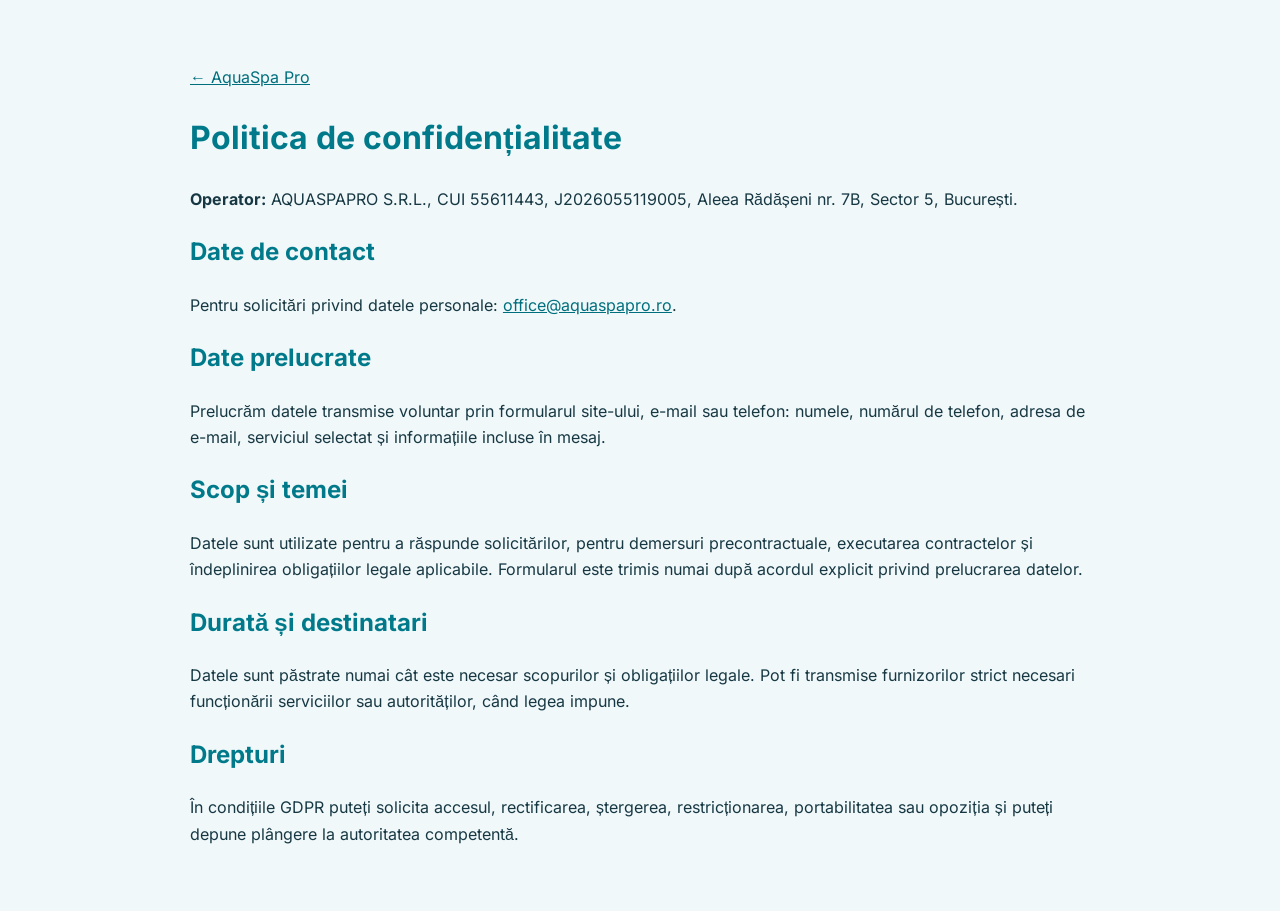
<file: confidentialitate.html>
<!DOCTYPE html>
<html lang="ro">
  <head>
    <meta charset="utf-8" />
    <meta name="viewport" content="width=device-width,initial-scale=1" />
    <title>Politica de confidențialitate — AquaSpa Pro</title>
    <meta
      name="description"
      content="Politica de confidențialitate AquaSpa Pro și modul în care sunt prelucrate datele transmise prin formular."
    />
    <style>
      body {
        margin: 0;
        font:
          16px/1.65 Inter,
          Arial,
          sans-serif;
        color: #173843;
        background: #f0f8fa;
      }
      main {
        max-width: 900px;
        margin: auto;
        padding: 48px 24px;
      }
      h1,
      h2 {
        color: #007a8a;
      }
      a {
        color: #006f7d;
      }
    </style>
    <link rel="stylesheet" href="site-system.css?v=20261112" />
    <link rel="stylesheet" href="motion.css?v=20261009-3" />
  </head>
  <body>
    <main>
      <p><a href="index.html">← AquaSpa Pro</a></p>
      <h1>Politica de confidențialitate</h1>
      <p>
        <strong>Operator:</strong> AQUASPAPRO S.R.L., CUI 55611443,
        J2026055119005, Aleea Rădășeni nr. 7B, Sector 5, București.
      </p>
      <h2>Date de contact</h2>
      <p>
        Pentru solicitări privind datele personale:
        <a href="mailto:office@aquaspapro.ro">office@aquaspapro.ro</a>.
      </p>
      <h2>Date prelucrate</h2>
      <p>
        Prelucrăm datele transmise voluntar prin formularul site-ului, e-mail
        sau telefon: numele, numărul de telefon, adresa de e-mail, serviciul
        selectat și informațiile incluse în mesaj.
      </p>
      <h2>Scop și temei</h2>
      <p>
        Datele sunt utilizate pentru a răspunde solicitărilor, pentru demersuri
        precontractuale, executarea contractelor și îndeplinirea obligațiilor
        legale aplicabile. Formularul este trimis numai după acordul explicit
        privind prelucrarea datelor.
      </p>
      <h2>Durată și destinatari</h2>
      <p>
        Datele sunt păstrate numai cât este necesar scopurilor și obligațiilor
        legale. Pot fi transmise furnizorilor strict necesari funcționării
        serviciilor sau autorităților, când legea impune.
      </p>
      <h2>Drepturi</h2>
      <p>
        În condițiile GDPR puteți solicita accesul, rectificarea, ștergerea,
        restricționarea, portabilitatea sau opoziția și puteți depune plângere
        la autoritatea competentă.
      </p>
    </main>
  </body>
</html>
</file>
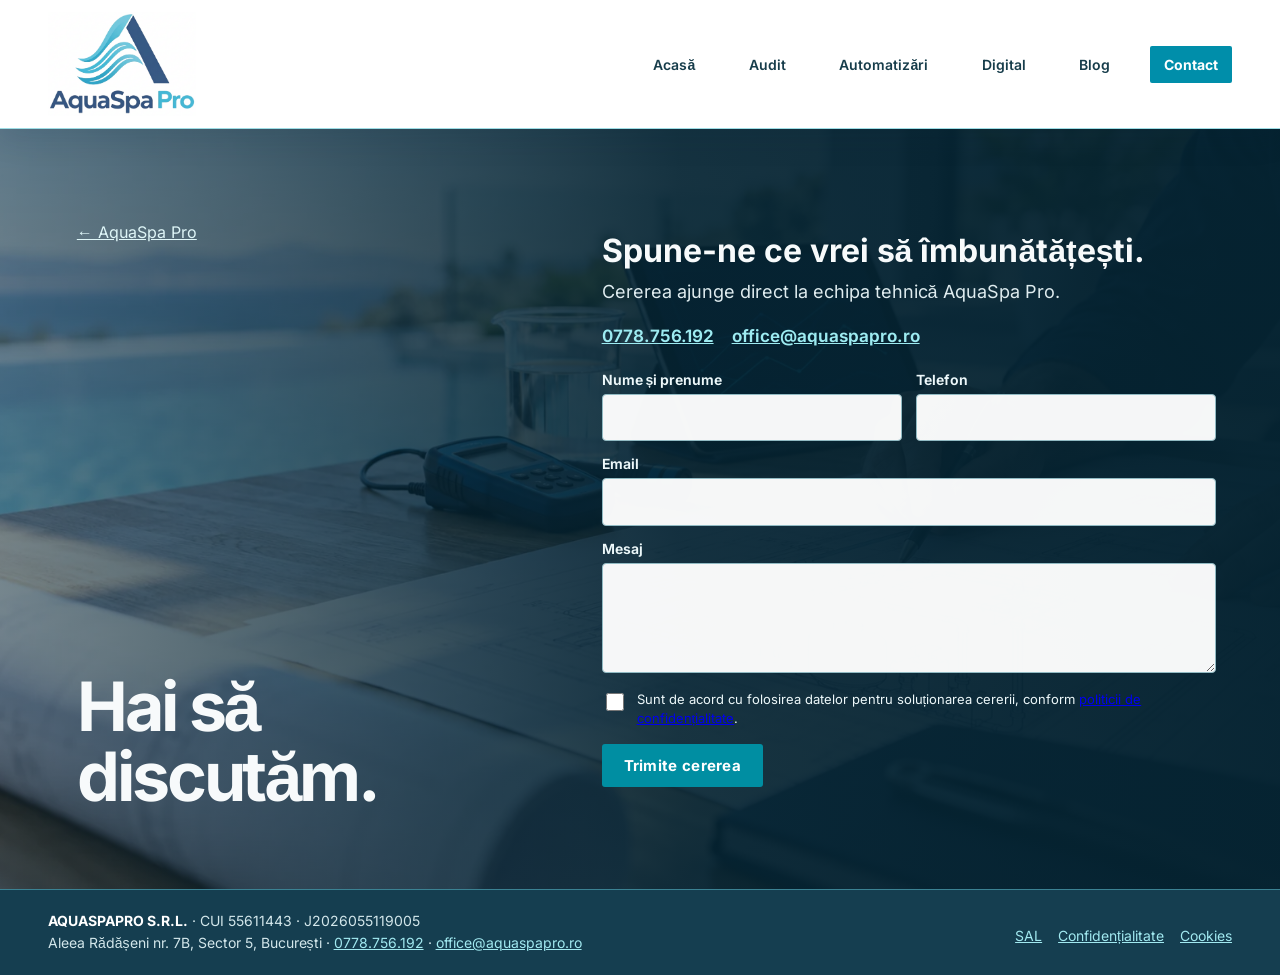
<file: contact.html>
<!DOCTYPE html>
<html lang="ro">
  <head>
    <meta charset="utf-8" />
    <meta name="viewport" content="width=device-width,initial-scale=1" />
    <title>Contact — AquaSpa Pro</title>
    <meta
      name="description"
      content="Contactează echipa tehnică AquaSpa Pro pentru audit, automatizare și monitorizare pentru piscine și SPA."
    />
    <link rel="stylesheet" href="navigation.css" />
    <link rel="stylesheet" href="visual-direction.css" />
    <link rel="stylesheet" href="motion.css?v=20261009-3" />
    <link rel="stylesheet" href="site-system.css?v=20261112" />
    <link rel="stylesheet" href="request-form.css?v=20261112" />
    <style>
      * {
        box-sizing: border-box;
      }
      html,
      body {
        margin: 0;
        min-height: 100%;
        background: #0b3446;
        color: #f7fafb;
      }
      body {
        overflow-x: hidden;
      }
      body.interior > nav {
        position: relative;
        z-index: 20;
        display: flex;
        align-items: center;
        justify-content: space-between;
        padding: 12px 48px;
      }
      .nav-links {
        display: flex;
        align-items: center;
        gap: clamp(12px, 2vw, 28px);
      }
      .nav-links a {
        color: #173d4b;
        text-decoration: none;
        font-size: 15px;
        font-weight: 600;
      }
      .nav-links .nav-cta {
        padding: 10px 18px;
      }
      main {
        min-height: 760px;
        display: grid;
        grid-template-columns: minmax(300px, 42%) 1fr;
        background-image:
          linear-gradient(
            90deg,
            rgba(5, 35, 49, 0.55),
            rgba(5, 35, 49, 0.92) 53%,
            rgba(5, 35, 49, 0.98)
          ),
          url("hero-contact-concept.webp");
        background-position: center;
        background-size: cover;
      }
      .contact-hero {
        padding: clamp(44px, 6vw, 88px);
        display: flex;
        flex-direction: column;
        justify-content: space-between;
      }
      .contact-hero a {
        color: #dff6f8;
      }
      .contact-hero h1 {
        font-size: clamp(58px, 6vw, 68px);
        line-height: 1.04;
        letter-spacing: -0.045em;
        margin: 0;
        font-weight: 700;
      }
      .contact-content {
        padding: clamp(42px, 5vw, 76px);
        display: flex;
        align-items: center;
      }
      .contact-content section {
        width: min(100%, 660px);
      }
      .contact-content h2 {
        font-size: clamp(25px, 3vw, 32px);
        margin: 0 0 8px;
      }
      .contact-intro {
        font-size: 18px;
        line-height: 1.55;
        color: #dfecef;
        margin: 0 0 20px;
      }
      .contact-direct {
        display: flex;
        gap: 18px;
        flex-wrap: wrap;
        margin-bottom: 20px;
      }
      .contact-direct a {
        color: #9debf1;
        font-size: 17px;
        font-weight: 650;
      }
      .legal-footer {
        background: #fff;
        color: #173843;
        border-top: 1px solid #b8dfe5;
        padding: 20px 48px;
        font-size: 14px;
        line-height: 1.6;
        display: flex;
        justify-content: space-between;
        gap: 24px;
        flex-wrap: wrap;
      }
      .legal-footer a {
        color: #006f7d;
      }
      .legal-links {
        display: flex;
        gap: 16px;
        flex-wrap: wrap;
      }
      @media (max-width: 900px) {
        body.interior > nav {
          padding: 12px 24px;
          flex-wrap: wrap;
        }
        .nav-links {
          gap: 9px 16px;
          flex-wrap: wrap;
        }
        main {
          grid-template-columns: 1fr;
          background-image:
            linear-gradient(
              180deg,
              rgba(5, 35, 49, 0.72),
              rgba(5, 35, 49, 0.96) 42%
            ),
            url("hero-contact-concept.webp");
        }
        .contact-hero {
          min-height: 260px;
          padding: 38px 24px;
        }
        .contact-content {
          padding: 36px 24px 60px;
        }
        .legal-footer {
          padding: 20px 24px;
        }
      }
      @media (max-width: 600px) {
        .contact-hero h1 {
          font-size: 48px;
        }
        .contact-hero {
          min-height: 220px;
        }
        .contact-intro {
          font-size: 17px;
        }
      }
    </style>
  </head>
  <body class="interior contact-page">
    <nav aria-label="Navigare principală">
      <a
        href="index.html"
        class="nav-logo"
        aria-label="AquaSpa Pro, pagina principală"
      ></a>
      <div class="nav-links">
        <a href="index.html">Acasă</a><a href="servicii-tehnice.html">Audit</a
        ><a href="automatizari.html">Automatizări</a
        ><a href="solutii-digitale.html">Digital</a><a href="blog.html">Blog</a
        ><a href="contact.html" class="nav-cta active" aria-current="page"
          >Contact</a
        >
      </div>
    </nav>
    <main>
      <div class="contact-hero">
        <p><a href="index.html">← AquaSpa Pro</a></p>
        <h1>Hai să discutăm.</h1>
      </div>
      <div class="contact-content">
        <section>
          <h2>Spune-ne ce vrei să îmbunătățești.</h2>
          <p class="contact-intro">
            Cererea ajunge direct la echipa tehnică AquaSpa Pro.
          </p>
          <div class="contact-direct">
            <a href="tel:+40778756192">0778.756.192</a
            ><a href="mailto:office@aquaspapro.ro">office@aquaspapro.ro</a>
          </div>
          <form
            class="contact-form"
            data-request-form
            action="trimite-solicitare.php"
            method="post"
          >
            <div class="request-grid">
              <div class="request-field">
                <label for="ct-name">Nume și prenume</label
                ><input
                  type="text"
                  id="ct-name"
                  name="nume"
                  autocomplete="name"
                  maxlength="100"
                  required
                />
              </div>
              <div class="request-field">
                <label for="ct-phone">Telefon</label
                ><input
                  id="ct-phone"
                  name="telefon"
                  type="tel"
                  autocomplete="tel"
                  maxlength="30"
                  required
                />
              </div>
              <div class="request-field full">
                <label for="ct-email">Email</label
                ><input
                  id="ct-email"
                  name="email"
                  type="email"
                  autocomplete="email"
                  maxlength="150"
                  required
                />
              </div>
              <div class="request-field full">
                <label for="ct-message">Mesaj</label
                ><textarea
                  id="ct-message"
                  name="mesaj"
                  maxlength="2000"
                  required
                ></textarea>
              </div>
            </div>
            <div class="request-hp" aria-hidden="true">
              <label for="ct-website">Website</label
              ><input
                type="text"
                id="ct-website"
                name="website"
                tabindex="-1"
                autocomplete="off"
              />
            </div>
            <input
              type="hidden"
              name="serviciu"
              value="Solicitare generală"
            /><input type="hidden" name="pagina" value="/contact.html" /><input
              type="hidden"
              name="started_at"
            /><label class="request-consent"
              ><input
                type="checkbox"
                name="consimtamant"
                value="1"
                required
              /><span
                >Sunt de acord cu folosirea datelor pentru soluționarea cererii,
                conform
                <a href="confidentialitate.html" target="_blank" rel="noopener"
                  >politicii de confidențialitate</a
                >.</span
              ></label
            >
            <div class="request-actions">
              <button type="submit" class="request-submit site-btn">
                Trimite cererea
              </button>
              <div
                class="request-status"
                role="status"
                aria-live="polite"
              ></div>
            </div>
          </form>
        </section>
      </div>
    </main>
    <footer class="legal-footer">
      <div>
        <strong>AQUASPAPRO S.R.L.</strong> · CUI 55611443 · J2026055119005<br />Aleea
        Rădășeni nr. 7B, Sector 5, București ·
        <a href="tel:+40778756192">0778.756.192</a> ·
        <a href="mailto:office@aquaspapro.ro">office@aquaspapro.ro</a>
      </div>
      <nav class="legal-links" aria-label="Informații legale">
        <a href="https://reclamatiisal.anpc.ro/" rel="noopener noreferrer"
          >SAL</a
        ><a href="confidentialitate.html">Confidențialitate</a
        ><a href="cookies.html">Cookies</a>
      </nav>
    </footer>
    <script src="request-form.js?v=20261112"></script>
  </body>
</html>
</file>
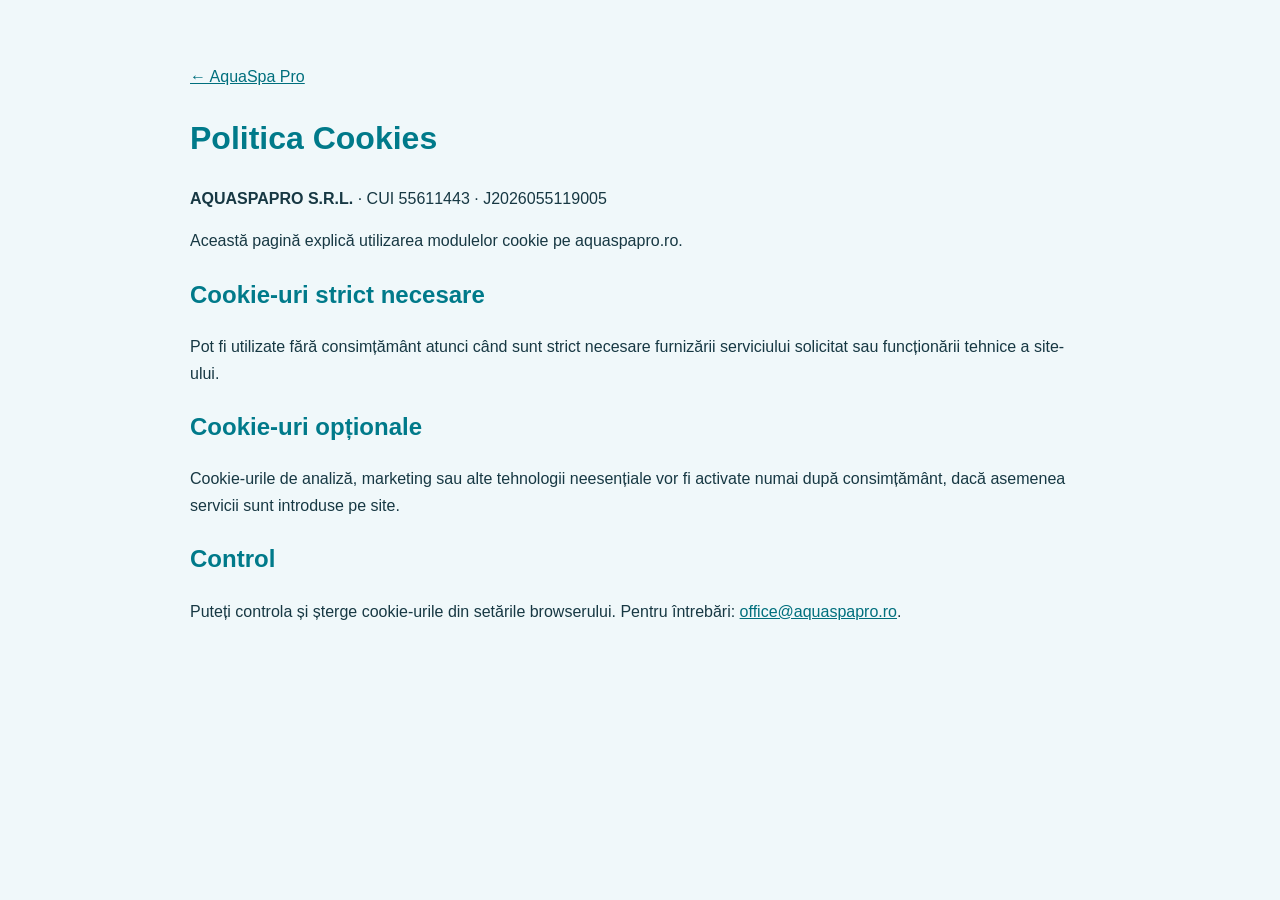
<file: cookies.html>
<!doctype html><html lang="ro"><head><meta charset="utf-8"><meta name="viewport" content="width=device-width,initial-scale=1"><title>Politica Cookies — AquaSpa Pro</title><style>body{margin:0;font:16px/1.65 Arial,sans-serif;color:#173843;background:#f0f8fa}main{max-width:900px;margin:auto;padding:48px 24px}h1,h2{color:#007a8a}a{color:#006f7d}</style><link rel="stylesheet" href="motion.css?v=20261009-3"></head><body><main><p><a href="index.html">← AquaSpa Pro</a></p><h1>Politica Cookies</h1><p><strong>AQUASPAPRO S.R.L.</strong> · CUI 55611443 · J2026055119005</p><p>Această pagină explică utilizarea modulelor cookie pe aquaspapro.ro.</p><h2>Cookie-uri strict necesare</h2><p>Pot fi utilizate fără consimțământ atunci când sunt strict necesare furnizării serviciului solicitat sau funcționării tehnice a site-ului.</p><h2>Cookie-uri opționale</h2><p>Cookie-urile de analiză, marketing sau alte tehnologii neesențiale vor fi activate numai după consimțământ, dacă asemenea servicii sunt introduse pe site.</p><h2>Control</h2><p>Puteți controla și șterge cookie-urile din setările browserului. Pentru întrebări: <a href="mailto:office@aquaspapro.ro">office@aquaspapro.ro</a>.</p></main></body></html>
</file>
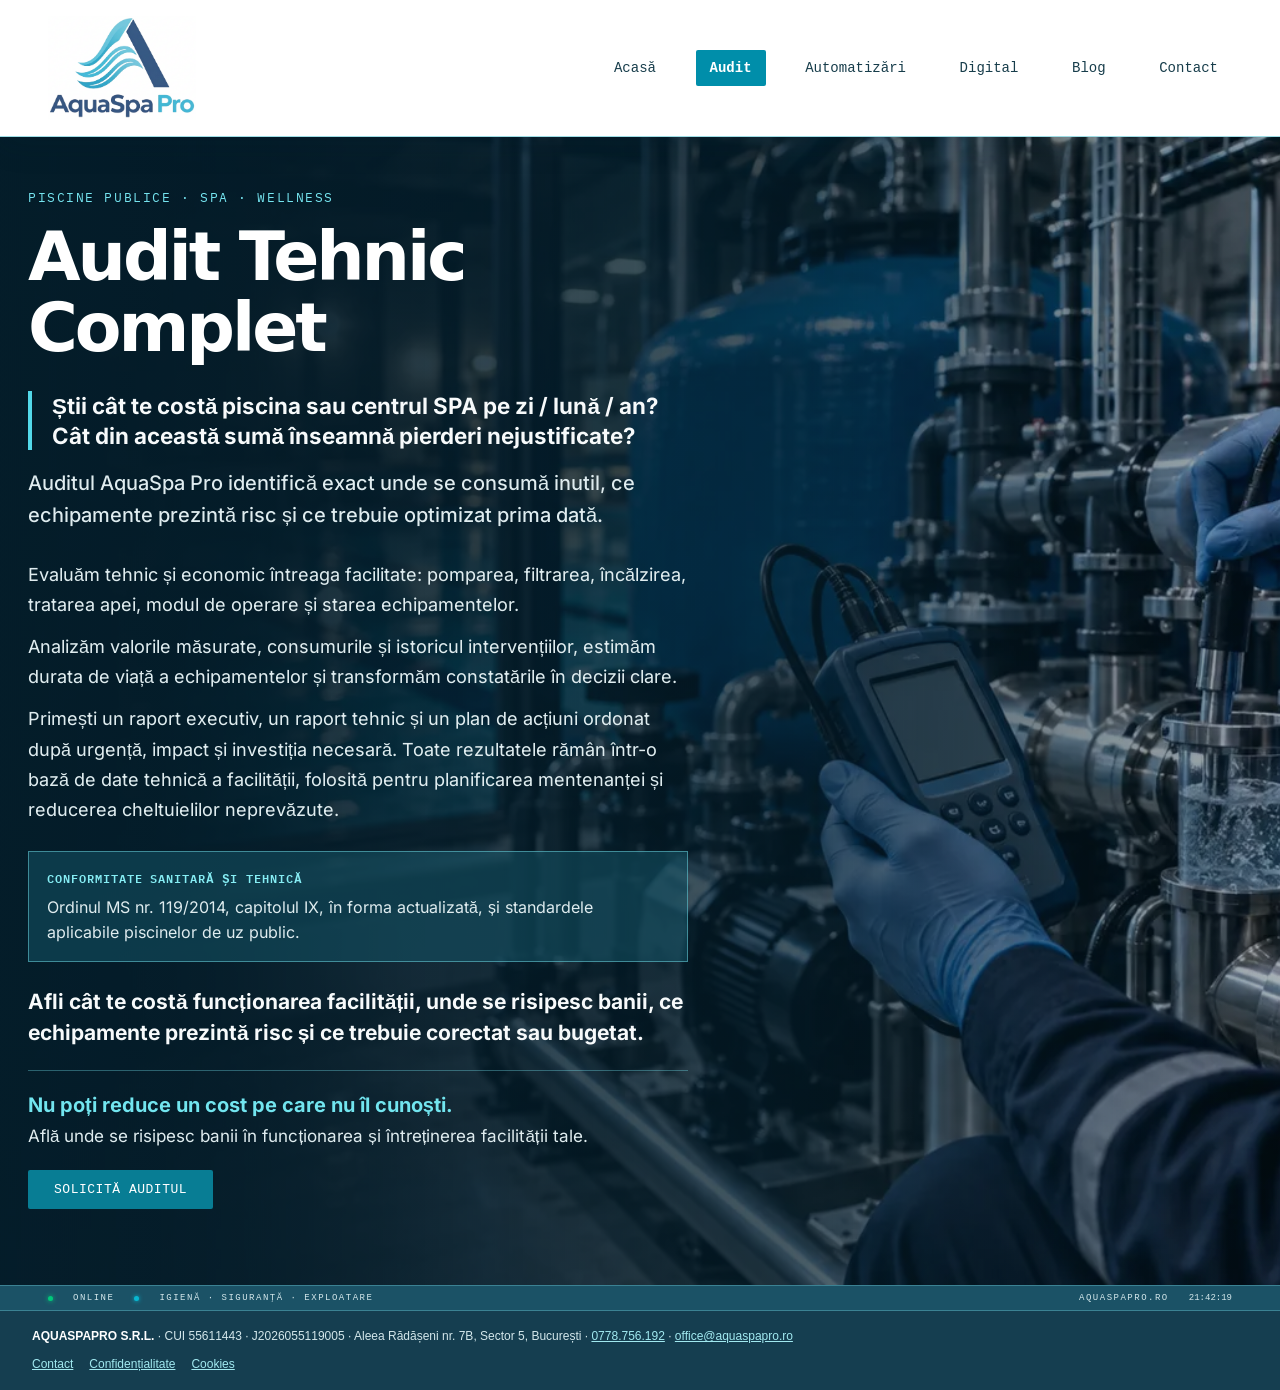
<file: servicii-tehnice.html>
<!DOCTYPE html>
<html lang="ro">
<head>
<meta charset="UTF-8">
<meta name="viewport" content="width=device-width, initial-scale=1.0">
<title>Audit Tehnic pentru Piscine și SPA — AquaSpa Pro</title>
<meta name="description" content="Audit tehnic și economic AquaSpa Pro pentru piscine publice, SPA și wellness: consumuri, calitatea apei, exploatare și durata de viață a echipamentelor.">
<link rel="canonical" href="https://www.aquaspapro.ro/servicii-tehnice.html">
<style>
*,*::before,*::after{box-sizing:border-box;margin:0;padding:0;}
:root{
  --teal:#00a8bc;--teal-light:#00c8dc;--teal-deep:#007a8a;--teal-pale:#e8f6f8;
  --gold:#c9a96e;--coral:#ff6b6b;--green:#00c87a;--violet:#7c5cbf;--amber:#ff9022;
  --white:#ffffff;--off-white:#f0f8fa;--light:#e0f2f5;
  --dark:#0a1e28;--mid:#1a3a45;--muted:#5a8a95;--text:#1a3a45;
  --serif:'EB Garamond',Georgia,serif;--mono:'DM Mono',monospace;--sans:'DM Sans',system-ui,sans-serif;
}
html{scroll-behavior:smooth;}
body{background:var(--off-white);color:var(--dark);font-family:var(--sans);font-weight:300;cursor:none;overflow-x:hidden;}

#cursor{position:fixed;width:10px;height:10px;border-radius:50%;background:var(--teal);pointer-events:none;z-index:9999;transform:translate(-50%,-50%);transition:width .2s,height .2s;}
#cursor-ring{position:fixed;width:36px;height:36px;border-radius:50%;border:1.5px solid rgba(0,168,188,0.5);pointer-events:none;z-index:9998;transform:translate(-50%,-50%);transition:width .15s,height .15s;}
body.hovering #cursor{width:16px;height:16px;background:var(--teal-light);}
body.hovering #cursor-ring{width:52px;height:52px;border-color:var(--teal);}

#water-canvas{position:fixed;inset:0;width:100%;height:100%;z-index:0;opacity:0.6;}
#overlay{position:fixed;inset:0;z-index:1;background:linear-gradient(180deg,rgba(240,248,250,0.88) 0%,rgba(240,248,250,0.75) 50%,rgba(224,242,245,0.92) 100%);pointer-events:none;}

nav{position:fixed;top:0;left:0;right:0;z-index:100;display:flex;align-items:center;justify-content:space-between;padding:16px 48px;background:rgba(255,255,255,0.8);backdrop-filter:blur(16px);border-bottom:1px solid rgba(0,168,188,0.15);}
nav::after{content:'';position:absolute;bottom:-1px;left:0;right:0;height:1px;background:linear-gradient(90deg,transparent,var(--teal),transparent);animation:scanH 4s ease-in-out infinite;}
@keyframes scanH{0%,100%{opacity:.4;}50%{opacity:1;}}
.nav-logo{display:flex;align-items:center;gap:10px;text-decoration:none;}
.logo-text{font-family:var(--serif);font-style:italic;font-size:20px;}
.logo-text .a{color:var(--teal);}.logo-text .p{color:var(--teal-light);font-size:16px;}
.nav-links{display:flex;gap:28px;align-items:center;}
.nav-links a{font-family:var(--mono);font-size:9px;letter-spacing:2.5px;text-transform:uppercase;color:var(--muted);text-decoration:none;transition:color .3s;}
.nav-links a:hover,.nav-links a.active{color:var(--teal);}
.nav-cta{color:var(--white)!important;background:var(--teal);padding:8px 18px;transition:background .3s!important;}
.nav-cta:hover{background:var(--teal-light)!important;}

main{position:relative;z-index:10;padding-top:72px;min-height:100vh;display:flex;flex-direction:column;}

/* HERO */
.page-hero{padding:44px 48px 32px;border-bottom:1px solid rgba(0,168,188,0.12);}
.page-title{font-family:var(--serif);font-style:italic;font-size:clamp(36px,5vw,64px);font-weight:300;line-height:1.08;color:var(--dark);}
.page-title em{font-style:normal;color:var(--teal);}
.page-sub{font-size:14px;color:var(--muted);margin-top:10px;line-height:1.7;max-width:440px;}

/* AUDIT PAGE */
.audit-hero{min-height:calc(100svh - 112px);display:flex;align-items:center;padding:clamp(42px,6vw,92px) max(28px,calc((100vw - 1340px)/2));background-color:#123f54;background-image:linear-gradient(90deg,rgba(7,35,49,.97) 0%,rgba(7,35,49,.91) 44%,rgba(7,35,49,.52) 70%,rgba(7,35,49,.12) 100%),url('service-01.webp');background-position:center;background-size:cover;}
.audit-content{width:min(790px,100%);color:#fff;}
.audit-kicker{font-family:var(--mono);font-size:13px;letter-spacing:.12em;text-transform:uppercase;color:#75e4ef;margin-bottom:16px;}
.audit-title{font-family:var(--sans);font-size:clamp(46px,5.2vw,82px);line-height:1;letter-spacing:-.055em;margin:0 0 28px;color:#fff;}
.audit-question{font-size:clamp(21px,2vw,31px);line-height:1.35;font-weight:700;max-width:780px;margin:0 0 18px;padding-left:20px;border-left:4px solid #53d9e9;}
.audit-lead{font-size:clamp(17px,1.35vw,21px);line-height:1.55;color:#dff2f5;margin:0 0 28px;max-width:750px;}
.audit-description{display:grid;gap:12px;max-width:760px;}
.audit-description p{font-size:16px;line-height:1.65;color:#e9f5f7;margin:0;}
.audit-standards{margin-top:26px;padding:16px 18px;border:1px solid rgba(117,228,239,.48);background:rgba(21,82,101,.56);}
.audit-standards strong{display:block;font-family:var(--mono);font-size:12px;letter-spacing:.12em;text-transform:uppercase;color:#86edf4;margin-bottom:7px;}
.audit-standards p{font-size:15px;line-height:1.55;color:#f1fbfc;margin:0;}
.audit-result{margin:24px 0 0;font-size:clamp(18px,1.4vw,22px);line-height:1.5;font-weight:700;color:#fff;}
.audit-closing{margin-top:22px;padding-top:22px;border-top:1px solid rgba(117,228,239,.35);}
.audit-closing strong{display:block;font-size:21px;color:#72e5ef;margin-bottom:6px;}
.audit-closing p{font-size:16px;line-height:1.55;color:#dff2f5;margin:0 0 20px;}
.audit-actions{display:flex;align-items:center;gap:16px;}
.btn-main{font-family:var(--mono);font-size:10px;letter-spacing:2px;text-transform:uppercase;color:var(--white);background:var(--teal);padding:12px 26px;text-decoration:none;position:relative;overflow:hidden;transition:transform .2s;display:inline-block;cursor:none;border:0;border-radius:2px;}
.btn-main::after{content:'';position:absolute;inset:0;background:var(--teal-light);transform:translateX(-101%);transition:transform .3s;}
.btn-main:hover{transform:translateY(-1px);}.btn-main:hover::after{transform:translateX(0);}
.btn-main span{position:relative;z-index:1;}
.btn-ghost{font-family:var(--mono);font-size:9px;letter-spacing:2px;text-transform:uppercase;color:var(--muted);text-decoration:none;transition:color .3s;cursor:none;}
.btn-ghost:hover{color:var(--teal);}

/* REQUEST FORM */
body.modal-open{overflow:hidden;}
.request-modal[hidden]{display:none;}
.request-modal{position:fixed;inset:0;z-index:1000;display:grid;place-items:center;padding:24px;}
.request-backdrop{position:absolute;inset:0;background:rgba(4,23,34,.72);backdrop-filter:blur(8px);}
.request-dialog{position:relative;width:min(680px,100%);max-height:calc(100vh - 48px);overflow-y:auto;background:#fff;border:1px solid #9bd9e1;box-shadow:0 28px 80px rgba(3,26,38,.32);padding:34px 36px 32px;}
.request-dialog::before{content:'';position:absolute;top:0;left:0;right:0;height:4px;background:linear-gradient(90deg,var(--teal),var(--teal-light));}
.request-close{position:absolute;top:18px;right:18px;width:42px;height:42px;border:1px solid #b8dfe5;background:#f4fbfc;color:#123b48;font-size:26px;line-height:1;cursor:pointer;}
.request-kicker{font-family:var(--mono);font-size:12px;letter-spacing:.12em;text-transform:uppercase;color:var(--teal-deep);margin-bottom:10px;}
.request-title{font-size:clamp(28px,4vw,42px);line-height:1.05;letter-spacing:-.035em;color:#081e2b;padding-right:54px;}
.request-intro{font-size:16px;line-height:1.55;color:#476b78;margin:12px 0 24px;max-width:540px;}
.request-service{padding:12px 14px;margin-bottom:20px;background:#eaf7f9;border-left:3px solid var(--teal);font-size:14px;color:#234b59;}
.request-grid{display:grid;grid-template-columns:1fr 1fr;gap:16px;}
.request-field{display:flex;flex-direction:column;gap:7px;}
.request-field.full{grid-column:1/-1;}
.request-field label{font-size:14px;font-weight:600;color:#173843;}
.request-field input,.request-field textarea{width:100%;border:1px solid #a8cbd2;background:#fff;color:#0a1e28;font:16px/1.4 var(--sans);padding:12px 13px;border-radius:0;}
.request-field textarea{min-height:116px;resize:vertical;}
.request-field input:focus,.request-field textarea:focus{outline:3px solid rgba(0,168,188,.22);border-color:var(--teal-deep);}
.request-hp{position:absolute!important;left:-10000px!important;width:1px!important;height:1px!important;overflow:hidden!important;}
.request-consent{display:flex;align-items:flex-start;gap:10px;margin:17px 0 20px;font-size:13px;line-height:1.5;color:#496c78;}
.request-consent input{width:18px;height:18px;margin-top:1px;accent-color:var(--teal-deep);flex:0 0 auto;}
.request-consent a{color:var(--teal-deep);}
.request-actions{display:flex;align-items:center;gap:16px;flex-wrap:wrap;}
.request-submit{min-height:46px;cursor:pointer;}
.request-submit[disabled]{opacity:.62;cursor:wait;}
.request-status{min-height:24px;font-size:14px;line-height:1.45;color:#315565;flex:1;}
.request-status.success{color:#00794b;font-weight:600;}
.request-status.error{color:#a32929;font-weight:600;}

#sbar{position:fixed;bottom:0;left:0;right:0;z-index:100;display:flex;align-items:center;gap:20px;padding:7px 48px;border-top:1px solid rgba(0,168,188,0.12);background:rgba(255,255,255,0.85);backdrop-filter:blur(8px);}
.sdot{width:5px;height:5px;border-radius:50%;}
.dg{background:#00c87a;box-shadow:0 0 5px #00c87a;animation:pd 2s infinite;}
.dt{background:var(--teal);box-shadow:0 0 4px var(--teal);}
@keyframes pd{0%,100%{opacity:1;}50%{opacity:.4;}}
.stxt{font-family:var(--mono);font-size:9px;letter-spacing:1.5px;color:var(--muted);text-transform:uppercase;}
.ssep{flex:1;}
#clk{font-family:var(--mono);font-size:9px;color:rgba(0,120,138,0.5);}

@media(max-width:900px){
  html,body{cursor:auto;}
  #cursor,#cursor-ring{display:none;}
  nav{padding:14px 24px;}.nav-links{display:none;}
  .audit-hero{min-height:auto;padding:46px 24px 64px;background-image:linear-gradient(90deg,rgba(7,35,49,.97),rgba(7,35,49,.78)),url('service-01.webp');}
  #sbar{padding:7px 24px;}
}
@media(max-width:600px){
  .audit-hero{padding:34px 22px 54px;}
  .audit-title{font-size:clamp(43px,13vw,62px);}
  .audit-question{font-size:21px;padding-left:15px;}
  .audit-description p{font-size:16px;}
  .audit-actions .btn-main{width:100%;text-align:center;}
  .request-modal{padding:12px;align-items:end;}
  .request-dialog{max-height:calc(100vh - 24px);padding:28px 20px 24px;}
  .request-grid{grid-template-columns:1fr;gap:13px;}
  .request-field.full{grid-column:auto;}
  .request-submit{width:100%;}
}
.legal-footer{background:#fff;color:#173843;border-top:1px solid #b8dfe5;padding:16px 32px;font:12px/1.6 Arial,sans-serif}.legal-footer a{color:#006f7d;text-decoration:underline}.legal-links{margin-top:6px;display:flex;gap:16px;flex-wrap:wrap}
/* ACCESSIBILITY */
:focus-visible{outline:3px solid #007a8a;outline-offset:3px}
@media (pointer:fine){html,body,a,button{cursor:auto!important}#cursor,#cursor-ring{display:none!important}}
@media (prefers-reduced-motion:reduce){*,*::before,*::after{animation-duration:.01ms!important;animation-iteration-count:1!important;transition-duration:.01ms!important;scroll-behavior:auto!important}}
</style>
<link rel="stylesheet" href="navigation.css">
<link rel="stylesheet" href="visual-direction.css">
<link rel="stylesheet" href="motion.css?v=20261009-3">
<link rel="stylesheet" href="site-system.css?v=20261112">
<link rel="stylesheet" href="request-form.css?v=20261112">
</head>
<body class="interior services-page">
<div id="cursor"></div>
<div id="cursor-ring"></div>
<canvas id="water-canvas"></canvas>
<div id="overlay"></div>

<nav>
  <a href="index.html" class="nav-logo">
    <svg xmlns="http://www.w3.org/2000/svg" viewBox="0 0 200 200" width="30" height="30">
      <defs>
        <linearGradient id="g1" x1="0%" y1="0%" x2="100%" y2="100%"><stop offset="0%" stop-color="#00b4c8"/><stop offset="100%" stop-color="#007a8a"/></linearGradient>
        <linearGradient id="g2" x1="0%" y1="0%" x2="100%" y2="100%"><stop offset="0%" stop-color="#00c8dc" stop-opacity="0.3"/><stop offset="100%" stop-color="#00a0b4" stop-opacity="0.08"/></linearGradient>
        <filter id="gw"><feGaussianBlur stdDeviation="3" result="b"/><feMerge><feMergeNode in="b"/><feMergeNode in="SourceGraphic"/></feMerge></filter>
      </defs>
      <circle cx="100" cy="100" r="92" fill="none" stroke="url(#g1)" stroke-width="1.5" opacity="0.4"/>
      <circle cx="100" cy="100" r="78" fill="url(#g2)"/>
      <path d="M100,22 A78,78 0 1,1 51,162" fill="none" stroke="url(#g1)" stroke-width="4" stroke-linecap="round" filter="url(#gw)"/>
      <circle cx="51" cy="162" r="6.5" fill="url(#g1)" filter="url(#gw)"/>
      <path d="M36,104 C52,85 70,85 87,104 C104,123 122,123 142,104" fill="none" stroke="#00a8bc" stroke-width="3" stroke-linecap="round"/>
      <path d="M39,120 C55,101 73,101 90,120 C107,139 124,139 142,121" fill="none" stroke="#00a8bc" stroke-width="1.5" stroke-linecap="round" opacity="0.5"/>
    </svg>
    <div class="logo-text"><span class="a">AquaSpa</span> <span class="p">Pro</span></div>
  </a>
  <div class="nav-links" aria-label="Navigare principală">
    <a href="index.html">Acasă</a>
    <a href="servicii-tehnice.html" class="active" aria-current="page">Audit</a>
    <a href="automatizari.html">Automatizări</a>
    <a href="solutii-digitale.html">Digital</a>
    <a href="blog.html">Blog</a>
    <a href="contact.html" class="nav-cta">Contact</a>
  </div>
</nav>

<main>
  <section class="audit-hero">
    <div class="audit-content">
      <div class="audit-kicker">Piscine publice · SPA · wellness</div>
      <h1 class="audit-title">Audit Tehnic Complet</h1>
      <p class="audit-question">Știi cât te costă piscina sau centrul SPA pe zi / lună / an? Cât din această sumă înseamnă pierderi nejustificate?</p>
      <p class="audit-lead">Auditul AquaSpa Pro identifică exact unde se consumă inutil, ce echipamente prezintă risc și ce trebuie optimizat prima dată.</p>
      <div class="audit-description">
        <p>Evaluăm tehnic și economic întreaga facilitate: pomparea, filtrarea, încălzirea, tratarea apei, modul de operare și starea echipamentelor.</p>
        <p>Analizăm valorile măsurate, consumurile și istoricul intervențiilor, estimăm durata de viață a echipamentelor și transformăm constatările în decizii clare.</p>
        <p>Primești un raport executiv, un raport tehnic și un plan de acțiuni ordonat după urgență, impact și investiția necesară. Toate rezultatele rămân într-o bază de date tehnică a facilității, folosită pentru planificarea mentenanței și reducerea cheltuielilor neprevăzute.</p>
      </div>
      <div class="audit-standards">
        <strong>Conformitate sanitară și tehnică</strong>
        <p>Ordinul MS nr. 119/2014, capitolul IX, în forma actualizată, și standardele aplicabile piscinelor de uz public.</p>
      </div>
      <p class="audit-result">Afli cât te costă funcționarea facilității, unde se risipesc banii, ce echipamente prezintă risc și ce trebuie corectat sau bugetat.</p>
      <div class="audit-closing">
        <strong>Nu poți reduce un cost pe care nu îl cunoști.</strong>
        <p>Află unde se risipesc banii în funcționarea și întreținerea facilității tale.</p>
        <div class="audit-actions">
          <button type="button" class="btn-main" data-request-service="audit"><span>Solicită auditul</span></button>
        </div>
      </div>
    </div>
  </section>
</main>

<div id="sbar">
  <div class="sdot dg"></div><div class="stxt">Online</div>
  <div class="sdot dt"></div><div class="stxt">Igienă · Siguranță · Exploatare</div>
  <div class="ssep"></div>
  <div class="stxt">aquaspapro.ro</div>
  <div id="clk"></div>
</div>

<script src="request-form.js?v=20261112" defer></script>
<script>
const cur=document.getElementById('cursor'),ring=document.getElementById('cursor-ring');
let mx=0,my=0,rx=0,ry=0;
document.addEventListener('mousemove',e=>{mx=e.clientX;my=e.clientY;cur.style.left=mx+'px';cur.style.top=my+'px';});
(function a(){rx+=(mx-rx)*.12;ry+=(my-ry)*.12;ring.style.left=rx+'px';ring.style.top=ry+'px';requestAnimationFrame(a);})();
document.querySelectorAll('a,button').forEach(el=>{
  el.addEventListener('mouseenter',()=>document.body.classList.add('hovering'));
  el.addEventListener('mouseleave',()=>document.body.classList.remove('hovering'));
});

const cv=document.getElementById('water-canvas'),cx=cv.getContext('2d');
let W,H,t=0;
function rsz(){W=cv.width=window.innerWidth;H=cv.height=window.innerHeight;}
rsz();window.addEventListener('resize',rsz);
const WV=[];
for(let i=0;i<6;i++) WV.push({amp:12+Math.random()*22,freq:.004+Math.random()*.005,spd:.15+Math.random()*.3,ph:Math.random()*Math.PI*2,yB:.2+(i/6)*.75,al:.03+Math.random()*.05,lw:.3+Math.random()*.8});
(function draw(){
  cx.clearRect(0,0,W,H);
  WV.forEach(w=>{
    const yB=H*w.yB;
    cx.beginPath();cx.moveTo(0,yB);
    for(let x=0;x<=W;x+=4) cx.lineTo(x,yB+Math.sin(x*w.freq+t*w.spd+w.ph)*w.amp+Math.sin(x*w.freq*2.1+t*w.spd*.6)*(w.amp*.22));
    cx.lineTo(W,H);cx.lineTo(0,H);cx.closePath();
    const gr=cx.createLinearGradient(0,yB-w.amp,0,yB+w.amp);
    gr.addColorStop(0,`rgba(0,168,188,${w.al})`);gr.addColorStop(1,`rgba(0,168,188,0)`);
    cx.fillStyle=gr;cx.fill();
    cx.beginPath();cx.moveTo(0,yB+Math.sin(w.ph)*w.amp);
    for(let x=0;x<=W;x+=4) cx.lineTo(x,yB+Math.sin(x*w.freq+t*w.spd+w.ph)*w.amp);
    cx.strokeStyle=`rgba(0,168,188,${w.al*1.8})`;cx.lineWidth=w.lw;cx.stroke();
  });
  t+=.016;requestAnimationFrame(draw);
})();
(function tick(){document.getElementById('clk').textContent=new Date().toLocaleTimeString('ro-RO',{hour12:false});setTimeout(tick,1000);})();
</script>
<footer class="legal-footer"><strong>AQUASPAPRO S.R.L.</strong> · CUI 55611443 · J2026055119005 · Aleea Rădășeni nr. 7B, Sector 5, București · <a href="tel:+40778756192">0778.756.192</a> · <a href="mailto:office@aquaspapro.ro">office@aquaspapro.ro</a><nav class="legal-links"><a href="contact.html">Contact</a><a href="confidentialitate.html">Confidențialitate</a><a href="cookies.html">Cookies</a></nav></footer></body>
</html>
</file>
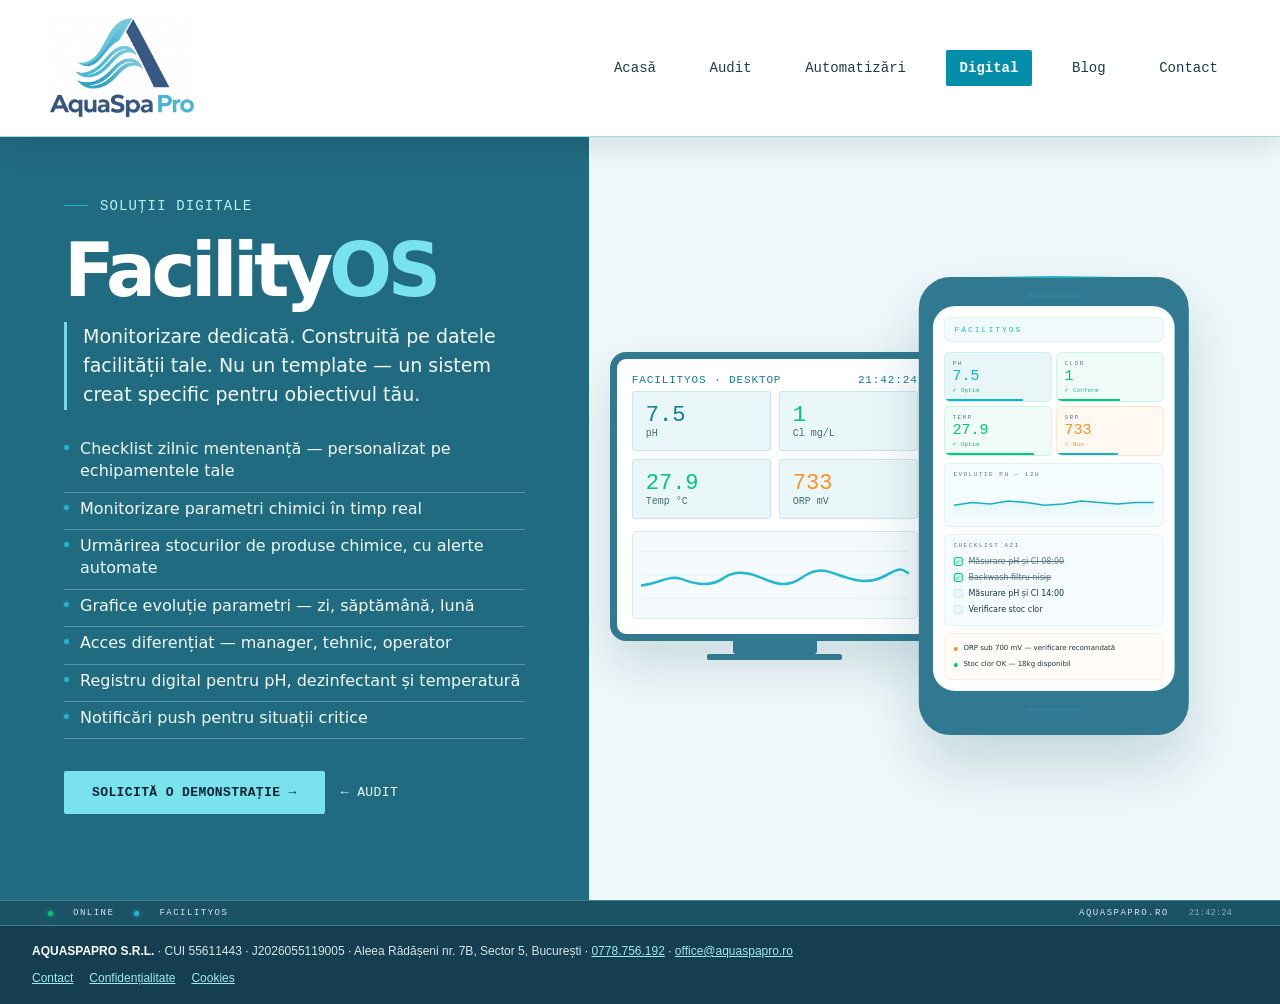
<file: solutii-digitale.html>
<!doctype html>
<html lang="ro">
  <head>
    <meta charset="UTF-8" />
    <meta name="viewport" content="width=device-width, initial-scale=1.0" />
    <title>FacilityOS — Soluții Digitale — AquaSpa Pro</title>
    <meta
      name="description"
      content="Solutii digitale AquaSpa Pro pentru monitorizarea, operarea si managementul facilitatilor acvatice si wellness."
    />
    <link
      rel="canonical"
      href="https://www.aquaspapro.ro/solutii-digitale.html"
    />
    <style>
      *,
      *::before,
      *::after {
        box-sizing: border-box;
        margin: 0;
        padding: 0;
      }
      :root {
        --teal: #00a8bc;
        --teal-light: #00c8dc;
        --teal-deep: #007a8a;
        --teal-pale: #e8f6f8;
        --gold: #c9a96e;
        --green: #00c87a;
        --violet: #23b6ce;
        --violet-light: #6cdeec;
        --amber: #ff9022;
        --white: #ffffff;
        --off-white: #f0f8fa;
        --dark: #0a1e28;
        --mid: #1a3a45;
        --muted: #5a8a95;
        --serif: "EB Garamond", Georgia, serif;
        --mono: "DM Mono", monospace;
        --sans: "DM Sans", system-ui, sans-serif;
      }
      html,
      body {
        width: 100%;
        height: 100%;
        overflow: hidden;
        background: var(--off-white);
        color: var(--dark);
        font-family: var(--sans);
        font-weight: 300;
        cursor: none;
      }
      #cursor {
        position: fixed;
        width: 10px;
        height: 10px;
        border-radius: 50%;
        background: var(--violet);
        pointer-events: none;
        z-index: 9999;
        transform: translate(-50%, -50%);
        transition:
          width 0.2s,
          height 0.2s;
      }
      #cursor-ring {
        position: fixed;
        width: 36px;
        height: 36px;
        border-radius: 50%;
        border: 1.5px solid rgba(35, 182, 206, 0.4);
        pointer-events: none;
        z-index: 9998;
        transform: translate(-50%, -50%);
        transition:
          width 0.15s,
          height 0.15s;
      }
      body.hovering #cursor {
        width: 16px;
        height: 16px;
        background: var(--violet-light);
      }
      body.hovering #cursor-ring {
        width: 52px;
        height: 52px;
        border-color: var(--violet);
      }
      #water-canvas {
        position: fixed;
        inset: 0;
        width: 100%;
        height: 100%;
        z-index: 0;
        opacity: 0.5;
      }
      #overlay {
        position: fixed;
        inset: 0;
        z-index: 1;
        background: linear-gradient(
          135deg,
          rgba(240, 248, 250, 0.88) 0%,
          rgba(245, 240, 255, 0.75) 50%,
          rgba(235, 245, 250, 0.92) 100%
        );
        pointer-events: none;
      }

      nav {
        position: fixed;
        top: 0;
        left: 0;
        right: 0;
        z-index: 100;
        display: flex;
        align-items: center;
        justify-content: space-between;
        padding: 16px 48px;
        background: rgba(255, 255, 255, 0.82);
        backdrop-filter: blur(16px);
        border-bottom: 1px solid rgba(35, 182, 206, 0.15);
      }
      nav::after {
        content: "";
        position: absolute;
        bottom: -1px;
        left: 0;
        right: 0;
        height: 1px;
        background: linear-gradient(
          90deg,
          transparent,
          var(--violet),
          transparent
        );
        animation: scanH 4s ease-in-out infinite;
      }
      @keyframes scanH {
        0%,
        100% {
          opacity: 0.4;
        }
        50% {
          opacity: 1;
        }
      }
      .nav-logo {
        display: flex;
        align-items: center;
        gap: 10px;
        text-decoration: none;
      }
      .logo-text {
        font-family: var(--serif);
        font-style: italic;
        font-size: 20px;
      }
      .logo-text .a {
        color: var(--teal);
      }
      .logo-text .p {
        color: var(--teal-light);
        font-size: 16px;
      }
      .nav-links {
        display: flex;
        gap: 28px;
        align-items: center;
      }
      .nav-links a {
        font-family: var(--mono);
        font-size: 9px;
        letter-spacing: 2.5px;
        text-transform: uppercase;
        color: var(--muted);
        text-decoration: none;
        transition: color 0.3s;
      }
      .nav-links a:hover,
      .nav-links a.active {
        color: var(--violet);
      }
      .nav-cta {
        color: var(--white) !important;
        background: var(--violet);
        padding: 8px 18px;
        transition: background 0.3s !important;
      }
      .nav-cta:hover {
        background: var(--violet-light) !important;
      }

      #app {
        position: fixed;
        inset: 0;
        z-index: 10;
        display: flex;
        flex-direction: column;
        padding-top: 64px;
      }

      .split {
        display: flex;
        flex: 1;
        overflow: hidden;
      }

      /* LEFT */
      .panel-left {
        width: 42%;
        background: rgba(255, 255, 255, 0.7);
        border-right: 1px solid rgba(35, 182, 206, 0.1);
        display: flex;
        flex-direction: column;
        justify-content: center;
        padding: 44px 48px;
        position: relative;
        overflow: hidden;
      }
      .panel-left::before {
        content: "";
        position: absolute;
        right: 0;
        top: 15%;
        bottom: 15%;
        width: 1px;
        background: linear-gradient(
          180deg,
          transparent,
          rgba(35, 182, 206, 0.2),
          transparent
        );
      }
      .panel-left-glow {
        position: absolute;
        right: -60px;
        bottom: -60px;
        width: 280px;
        height: 280px;
        border-radius: 50%;
        background: radial-gradient(
          circle,
          rgba(35, 182, 206, 0.06) 0%,
          transparent 70%
        );
        pointer-events: none;
      }

      .pl-pre {
        font-family: var(--mono);
        font-size: 9px;
        letter-spacing: 3px;
        text-transform: uppercase;
        color: var(--violet);
        margin-bottom: 18px;
        opacity: 0;
        animation: fIn 0.8s ease 0.3s forwards;
        display: flex;
        align-items: center;
        gap: 12px;
      }
      .pl-pre::before {
        content: "";
        width: 24px;
        height: 1px;
        background: var(--violet);
      }
      .pl-title {
        font-family: var(--serif);
        font-style: italic;
        font-size: clamp(40px, 5vw, 72px);
        font-weight: 300;
        line-height: 1.05;
        margin-bottom: 12px;
        opacity: 0;
        animation: sUp 0.9s cubic-bezier(0.16, 1, 0.3, 1) 0.5s forwards;
        color: var(--dark);
      }
      .pl-title em {
        font-style: normal;
        color: var(--violet);
      }
      .pl-sub {
        font-size: 14px;
        color: var(--muted);
        line-height: 1.8;
        max-width: 360px;
        margin-bottom: 28px;
        opacity: 0;
        animation: fIn 0.8s ease 0.9s forwards;
        border-left: 3px solid var(--violet);
        padding-left: 16px;
      }
      .pl-features {
        list-style: none;
        display: flex;
        flex-direction: column;
        gap: 9px;
        margin-bottom: 32px;
        opacity: 0;
        animation: fIn 0.8s ease 1.1s forwards;
      }
      .pl-features li {
        display: flex;
        align-items: flex-start;
        gap: 11px;
        font-size: 13px;
        color: var(--mid);
        line-height: 1.6;
        padding-bottom: 9px;
        border-bottom: 1px solid rgba(35, 182, 206, 0.08);
      }
      .pl-features li::before {
        content: "";
        width: 5px;
        height: 5px;
        border-radius: 50%;
        background: var(--violet);
        box-shadow: 0 0 5px rgba(35, 182, 206, 0.4);
        flex-shrink: 0;
        margin-top: 7px;
      }
      .pl-cta {
        opacity: 0;
        animation: fIn 0.8s ease 1.3s forwards;
        display: flex;
        gap: 16px;
        align-items: center;
      }
      .btn-main {
        font-family: var(--mono);
        font-size: 10px;
        letter-spacing: 2px;
        text-transform: uppercase;
        color: var(--white);
        background: var(--violet);
        padding: 14px 28px;
        text-decoration: none;
        position: relative;
        overflow: hidden;
        transition: transform 0.2s;
        display: inline-block;
        cursor: none;
        border-radius: 2px;
      }
      .btn-main::after {
        content: "";
        position: absolute;
        inset: 0;
        background: var(--violet-light);
        transform: translateX(-101%);
        transition: transform 0.3s;
      }
      .btn-main:hover {
        transform: translateY(-1px);
      }
      .btn-main:hover::after {
        transform: translateX(0);
      }
      .btn-main span {
        position: relative;
        z-index: 1;
      }
      .btn-ghost {
        font-family: var(--mono);
        font-size: 9px;
        letter-spacing: 2px;
        text-transform: uppercase;
        color: var(--muted);
        text-decoration: none;
        transition: color 0.3s;
        cursor: none;
      }
      .btn-ghost:hover {
        color: var(--violet);
      }

      /* RIGHT */
      .panel-right {
        flex: 1;
        display: flex;
        align-items: center;
        justify-content: center;
        padding: 28px 36px;
        background: rgba(255, 255, 255, 0.3);
        position: relative;
      }

      /* PHONE */
      .phone-wrap {
        position: relative;
      }
      .phone-frame {
        width: 240px;
        background: #f8f9ff;
        border-radius: 32px;
        border: 2px solid rgba(35, 182, 206, 0.25);
        box-shadow:
          0 0 0 1px rgba(35, 182, 206, 0.1),
          0 20px 60px rgba(35, 182, 206, 0.15),
          0 40px 80px rgba(0, 0, 0, 0.06);
        padding: 12px 10px;
        animation: floatPhone 4s ease-in-out infinite;
      }
      @keyframes floatPhone {
        0%,
        100% {
          transform: translateY(0) rotate(-1deg);
        }
        50% {
          transform: translateY(-10px) rotate(1deg);
        }
      }
      .phone-frame::before {
        content: "";
        position: absolute;
        top: -1px;
        left: 25%;
        right: 25%;
        height: 2px;
        background: linear-gradient(
          90deg,
          transparent,
          var(--violet),
          transparent
        );
        border-radius: 2px;
      }
      .phone-notch {
        width: 56px;
        height: 5px;
        background: rgba(35, 182, 206, 0.15);
        border-radius: 3px;
        margin: 0 auto 8px;
      }
      .phone-screen {
        background: #ffffff;
        border-radius: 22px;
        overflow: hidden;
        border: 1px solid rgba(35, 182, 206, 0.1);
        box-shadow: inset 0 1px 3px rgba(0, 0, 0, 0.04);
      }
      .phone-home {
        height: 20px;
        display: flex;
        align-items: center;
        justify-content: center;
        margin-top: 8px;
      }
      .phone-home-bar {
        width: 56px;
        height: 3px;
        background: rgba(35, 182, 206, 0.15);
        border-radius: 2px;
      }

      /* APP */
      .app {
        padding: 10px;
      }
      .app-header {
        display: flex;
        align-items: center;
        justify-content: space-between;
        margin-bottom: 10px;
        padding: 7px 10px;
        background: rgba(35, 182, 206, 0.06);
        border-radius: 6px;
        border: 1px solid rgba(35, 182, 206, 0.1);
      }
      .app-title {
        font-family: var(--mono);
        font-size: 8px;
        letter-spacing: 2px;
        text-transform: uppercase;
        color: var(--violet);
      }
      .app-facility {
        font-family: var(--mono);
        font-size: 7px;
        color: var(--muted);
      }
      .app-kpis {
        display: grid;
        grid-template-columns: 1fr 1fr;
        gap: 4px;
        margin-bottom: 7px;
      }
      .app-kpi {
        background: var(--teal-pale);
        border: 1px solid rgba(0, 168, 188, 0.12);
        border-radius: 6px;
        padding: 7px 8px;
        position: relative;
        overflow: hidden;
      }
      .app-kpi.viol {
        background: rgba(35, 182, 206, 0.06);
        border-color: rgba(35, 182, 206, 0.15);
      }
      .app-kpi.warn {
        background: rgba(255, 144, 34, 0.06);
        border-color: rgba(255, 144, 34, 0.2);
      }
      .app-kpi.good {
        background: rgba(0, 200, 122, 0.06);
        border-color: rgba(0, 200, 122, 0.15);
      }
      .app-kpi-lbl {
        font-family: var(--mono);
        font-size: 6px;
        letter-spacing: 1.5px;
        text-transform: uppercase;
        color: var(--muted);
        margin-bottom: 2px;
      }
      .app-kpi-val {
        font-family: var(--mono);
        font-size: 15px;
        line-height: 1;
        margin-bottom: 2px;
      }
      .app-kpi.ok .app-kpi-val {
        color: var(--teal);
      }
      .app-kpi.viol .app-kpi-val {
        color: var(--violet);
      }
      .app-kpi.warn .app-kpi-val {
        color: var(--amber);
      }
      .app-kpi.good .app-kpi-val {
        color: var(--green);
      }
      .app-kpi-st {
        font-family: var(--mono);
        font-size: 6px;
      }
      .app-kpi.ok .app-kpi-st {
        color: var(--green);
      }
      .app-kpi.warn .app-kpi-st {
        color: var(--amber);
      }
      .app-kpi.good .app-kpi-st {
        color: var(--green);
      }
      .app-kpi.viol .app-kpi-st {
        color: var(--violet);
      }
      .app-kpi-bar {
        position: absolute;
        bottom: 0;
        left: 0;
        height: 1.5px;
      }
      .app-kpi.ok .app-kpi-bar {
        background: var(--teal);
      }
      .app-kpi.warn .app-kpi-bar {
        background: var(--amber);
      }
      .app-kpi.good .app-kpi-bar {
        background: var(--green);
      }
      .app-kpi.viol .app-kpi-bar {
        background: var(--violet);
      }

      .app-chart {
        background: rgba(0, 168, 188, 0.04);
        border: 1px solid rgba(0, 168, 188, 0.1);
        border-radius: 6px;
        padding: 7px 9px;
        margin-bottom: 7px;
      }
      .app-chart-lbl {
        font-family: var(--mono);
        font-size: 6px;
        letter-spacing: 1.5px;
        text-transform: uppercase;
        color: var(--muted);
        margin-bottom: 5px;
      }
      .mini-chart {
        height: 36px;
        position: relative;
      }
      #miniChart {
        width: 100%;
        height: 100%;
      }

      .app-tasks {
        background: rgba(35, 182, 206, 0.04);
        border: 1px solid rgba(35, 182, 206, 0.1);
        border-radius: 6px;
        padding: 7px 9px;
        margin-bottom: 7px;
      }
      .task-item {
        display: flex;
        align-items: center;
        gap: 6px;
        padding: 3px 0;
        border-bottom: 1px solid rgba(35, 182, 206, 0.06);
      }
      .task-check {
        width: 9px;
        height: 9px;
        border-radius: 2px;
        flex-shrink: 0;
        display: flex;
        align-items: center;
        justify-content: center;
      }
      .task-check.done {
        background: rgba(0, 200, 122, 0.15);
        border: 1px solid var(--green);
      }
      .task-check.done::after {
        content: "✓";
        font-size: 6px;
        color: var(--green);
      }
      .task-check.todo {
        background: rgba(35, 182, 206, 0.05);
        border: 1px solid rgba(35, 182, 206, 0.2);
      }
      .task-text {
        font-size: 8px;
        color: var(--mid);
      }
      .task-text.done {
        color: var(--muted);
        text-decoration: line-through;
      }

      .app-alerts {
        background: rgba(255, 144, 34, 0.04);
        border: 1px solid rgba(255, 144, 34, 0.12);
        border-radius: 6px;
        padding: 7px 9px;
      }
      .alert-row {
        display: flex;
        align-items: flex-start;
        gap: 6px;
        padding: 3px 0;
      }
      .a-dot {
        width: 4px;
        height: 4px;
        border-radius: 50%;
        flex-shrink: 0;
        margin-top: 3px;
      }
      .a-text {
        font-size: 7px;
        color: var(--mid);
        line-height: 1.4;
      }

      /* FLOATING LABELS */
      .phone-labels {
        position: absolute;
        right: -110px;
        top: 50%;
        transform: translateY(-50%);
        display: flex;
        flex-direction: column;
        gap: 14px;
      }
      .ph-lbl {
        display: flex;
        align-items: center;
        gap: 8px;
        font-family: var(--mono);
        font-size: 8px;
        letter-spacing: 1.5px;
        text-transform: uppercase;
        color: rgba(35, 182, 206, 0.55);
        white-space: nowrap;
      }
      .ph-lbl::before {
        content: "";
        width: 16px;
        height: 1px;
        background: rgba(35, 182, 206, 0.25);
      }

      /* MONITOR hint */
      .monitor-hint {
        position: absolute;
        left: 28px;
        top: 50%;
        transform: translateY(-50%);
        width: 160px;
        opacity: 0.5;
        animation: floatM 5s ease-in-out infinite;
      }
      @keyframes floatM {
        0%,
        100% {
          transform: translateY(-50%) translateX(0);
        }
        50% {
          transform: translateY(calc(-50% - 8px)) translateX(3px);
        }
      }
      .mh-screen {
        background: #ffffff;
        border: 1.5px solid rgba(35, 182, 206, 0.2);
        border-radius: 6px;
        padding: 8px;
        box-shadow: 0 8px 24px rgba(35, 182, 206, 0.08);
      }
      .mh-bar {
        display: flex;
        justify-content: space-between;
        margin-bottom: 5px;
      }
      .mh-lbl {
        font-family: var(--mono);
        font-size: 6px;
        color: var(--violet);
        letter-spacing: 1px;
        text-transform: uppercase;
      }
      .mh-grid {
        display: grid;
        grid-template-columns: 1fr 1fr;
        gap: 3px;
      }
      .mh-cell {
        background: rgba(35, 182, 206, 0.04);
        border: 1px solid rgba(35, 182, 206, 0.1);
        border-radius: 3px;
        padding: 4px 5px;
      }
      .mh-val {
        font-family: var(--mono);
        font-size: 9px;
        color: var(--violet);
      }
      .mh-sub {
        font-family: var(--mono);
        font-size: 5px;
        color: var(--muted);
      }
      .mh-stand {
        width: 24px;
        height: 6px;
        background: rgba(35, 182, 206, 0.1);
        margin: 3px auto 0;
        border-radius: 0 0 3px 3px;
      }
      .mh-base {
        width: 40px;
        height: 2px;
        background: rgba(35, 182, 206, 0.1);
        margin: 0 auto;
        border-radius: 2px;
      }

      /* STATUS */
      #sbar {
        position: fixed;
        bottom: 0;
        left: 0;
        right: 0;
        z-index: 100;
        display: flex;
        align-items: center;
        gap: 20px;
        padding: 7px 48px;
        border-top: 1px solid rgba(35, 182, 206, 0.12);
        background: rgba(255, 255, 255, 0.88);
        backdrop-filter: blur(8px);
      }
      .sdot {
        width: 5px;
        height: 5px;
        border-radius: 50%;
      }
      .dg {
        background: #00c87a;
        box-shadow: 0 0 5px #00c87a;
        animation: pd 2s infinite;
      }
      .dv {
        background: var(--violet);
        box-shadow: 0 0 4px var(--violet);
      }
      @keyframes pd {
        0%,
        100% {
          opacity: 1;
        }
        50% {
          opacity: 0.4;
        }
      }
      .stxt {
        font-family: var(--mono);
        font-size: 9px;
        letter-spacing: 1.5px;
        color: var(--muted);
        text-transform: uppercase;
      }
      .ssep {
        flex: 1;
      }
      #clk {
        font-family: var(--mono);
        font-size: 9px;
        color: var(--muted);
        opacity: 0.6;
      }

      @keyframes fIn {
        from {
          opacity: 0;
        }
        to {
          opacity: 1;
        }
      }
      @keyframes sUp {
        from {
          opacity: 0;
          transform: translateY(28px);
        }
        to {
          opacity: 1;
          transform: translateY(0);
        }
      }

      @media (max-width: 900px) {
        html,
        body {
          overflow: auto;
          cursor: auto;
        }
        #cursor,
        #cursor-ring {
          display: none;
        }
        #app {
          position: relative;
          height: auto;
        }
        .split {
          flex-direction: column;
          height: auto;
        }
        .panel-left {
          width: 100% !important;
          padding: 32px 24px;
        }
        .panel-right {
          padding: 24px;
          min-height: 480px;
        }
        .phone-labels,
        .monitor-hint {
          display: none;
        }
        nav {
          padding: 14px 24px;
        }
        .nav-links {
          display: none;
        }
        #sbar {
          padding: 7px 24px;
        }
      }
      .legal-footer {
        background: #fff;
        color: #173843;
        border-top: 1px solid #b8dfe5;
        padding: 16px 32px;
        font:
          12px/1.6 Arial,
          sans-serif;
      }
      .legal-footer a {
        color: #006f7d;
        text-decoration: underline;
      }
      .legal-links {
        margin-top: 6px;
        display: flex;
        gap: 16px;
        flex-wrap: wrap;
      }
      /* LEGAL FOOTER VISIBILITY FIX */
      html,
      body {
        height: auto;
        min-height: 100%;
        overflow: auto;
      }
      #app {
        position: relative;
        inset: auto;
        min-height: 100vh;
      }
      /* ACCESSIBILITY */
      :focus-visible {
        outline: 3px solid #007a8a;
        outline-offset: 3px;
      }
      @media (pointer: fine) {
        html,
        body,
        a,
        button {
          cursor: auto !important;
        }
        #cursor,
        #cursor-ring {
          display: none !important;
        }
      }
      @media (prefers-reduced-motion: reduce) {
        *,
        *::before,
        *::after {
          animation-duration: 0.01ms !important;
          animation-iteration-count: 1 !important;
          transition-duration: 0.01ms !important;
          scroll-behavior: auto !important;
        }
      }
    </style>
    <link rel="stylesheet" href="navigation.css" />
    <link rel="stylesheet" href="visual-direction.css" />
    <link rel="stylesheet" href="motion.css?v=20261009-3" />
    <link rel="stylesheet" href="request-form.css?v=20261112" />
  </head>
  <body class="interior digital-page">
    <div id="cursor"></div>
    <div id="cursor-ring"></div>
    <canvas id="water-canvas"></canvas>
    <div id="overlay"></div>

    <nav>
      <a href="index.html" class="nav-logo">
        <svg
          xmlns="http://www.w3.org/2000/svg"
          viewBox="0 0 200 200"
          width="30"
          height="30"
        >
          <defs>
            <linearGradient id="g1" x1="0%" y1="0%" x2="100%" y2="100%">
              <stop offset="0%" stop-color="#00b4c8" />
              <stop offset="100%" stop-color="#007a8a" />
            </linearGradient>
            <linearGradient id="g2" x1="0%" y1="0%" x2="100%" y2="100%">
              <stop offset="0%" stop-color="#00c8dc" stop-opacity="0.3" />
              <stop offset="100%" stop-color="#00a0b4" stop-opacity="0.08" />
            </linearGradient>
            <filter id="gw">
              <feGaussianBlur stdDeviation="3" result="b" />
              <feMerge>
                <feMergeNode in="b" />
                <feMergeNode in="SourceGraphic" />
              </feMerge>
            </filter>
          </defs>
          <circle
            cx="100"
            cy="100"
            r="92"
            fill="none"
            stroke="url(#g1)"
            stroke-width="1.5"
            opacity="0.4"
          />
          <circle cx="100" cy="100" r="78" fill="url(#g2)" />
          <path
            d="M100,22 A78,78 0 1,1 51,162"
            fill="none"
            stroke="url(#g1)"
            stroke-width="4"
            stroke-linecap="round"
            filter="url(#gw)"
          />
          <circle cx="51" cy="162" r="6.5" fill="url(#g1)" filter="url(#gw)" />
          <path
            d="M36,104 C52,85 70,85 87,104 C104,123 122,123 142,104"
            fill="none"
            stroke="#00a8bc"
            stroke-width="3"
            stroke-linecap="round"
          />
          <path
            d="M39,120 C55,101 73,101 90,120 C107,139 124,139 142,121"
            fill="none"
            stroke="#00a8bc"
            stroke-width="1.5"
            stroke-linecap="round"
            opacity="0.5"
          />
        </svg>
        <div class="logo-text">
          <span class="a">AquaSpa</span> <span class="p">Pro</span>
        </div>
      </a>
      <div class="nav-links" aria-label="Navigare principală">
        <a href="index.html">Acasă</a>
        <a href="servicii-tehnice.html">Audit</a>
        <a href="automatizari.html">Automatizări</a>
        <a href="solutii-digitale.html" class="active" aria-current="page"
          >Digital</a
        >
        <a href="blog.html">Blog</a>
        <a href="contact.html" class="nav-cta">Contact</a>
      </div>
    </nav>

    <div id="app">
      <div class="split">
        <div class="panel-left">
          <div class="panel-left-glow"></div>
          <div class="pl-pre">Soluții digitale</div>
          <h1 class="pl-title">Facility<em>OS</em></h1>
          <p class="pl-sub">
            Monitorizare dedicată. Construită pe datele facilității tale. Nu un
            template — un sistem creat specific pentru obiectivul tău.
          </p>
          <ul class="pl-features">
            <li>
              Checklist zilnic mentenanță — personalizat pe echipamentele tale
            </li>
            <li>Monitorizare parametri chimici în timp real</li>
            <li>Urmărirea stocurilor de produse chimice, cu alerte automate</li>
            <li>Grafice evoluție parametri — zi, săptămână, lună</li>
            <li>Acces diferențiat — manager, tehnic, operator</li>
            <li>Registru digital pentru pH, dezinfectant și temperatură</li>
            <li>Notificări push pentru situații critice</li>
          </ul>
          <div class="pl-cta">
            <a
              href="contact.html"
              class="btn-main"
              data-request-service="digital"
              ><span>Solicită o demonstrație →</span></a
            >
            <a href="servicii-tehnice.html" class="btn-ghost">← Audit</a>
          </div>
        </div>

        <div class="panel-right">
          <div class="monitor-hint">
            <div class="mh-screen">
              <div class="mh-bar">
                <div class="mh-lbl">FacilityOS · Desktop</div>
                <div class="mh-lbl" id="mclk"></div>
              </div>
              <div class="mh-grid">
                <div class="mh-cell">
                  <div class="mh-val" id="m-ph">7.4</div>
                  <div class="mh-sub">pH</div>
                </div>
                <div class="mh-cell">
                  <div class="mh-val" style="color: var(--green)" id="m-cl">
                    1.2
                  </div>
                  <div class="mh-sub">Cl mg/L</div>
                </div>
                <div class="mh-cell">
                  <div class="mh-val" style="color: var(--green)" id="m-t">
                    28.4
                  </div>
                  <div class="mh-sub">Temp °C</div>
                </div>
                <div class="mh-cell">
                  <div class="mh-val" style="color: var(--amber)" id="m-orp">
                    680
                  </div>
                  <div class="mh-sub">ORP mV</div>
                </div>
              </div>
              <div class="mh-chart" aria-hidden="true">
                <svg
                  viewBox="0 0 360 80"
                  preserveAspectRatio="none"
                  focusable="false"
                >
                  <path d="M0 67H360 M0 40H360 M0 13H360" class="mh-gridline" />
                  <path
                    d="M0 52 C25 50 38 39 56 45 S93 54 110 44 S143 37 161 43 S194 56 216 43 S249 35 269 41 S307 51 330 40 S350 35 360 38"
                    class="mh-curve"
                  />
                </svg>
              </div>
            </div>
            <div class="mh-stand"></div>
            <div class="mh-base"></div>
          </div>

          <div class="phone-wrap">
            <div class="phone-frame">
              <div class="phone-notch"></div>
              <div class="phone-screen">
                <div class="app">
                  <div class="app-header">
                    <div class="app-title">FacilityOS</div>
                  </div>
                  <div class="app-kpis">
                    <div class="app-kpi ok">
                      <div class="app-kpi-lbl">pH</div>
                      <div class="app-kpi-val" id="ap-ph">7.4</div>
                      <div class="app-kpi-st">✓ Optim</div>
                      <div class="app-kpi-bar" style="width: 74%"></div>
                    </div>
                    <div class="app-kpi good">
                      <div class="app-kpi-lbl">Clor</div>
                      <div class="app-kpi-val" id="ap-cl">1.2</div>
                      <div class="app-kpi-st">✓ Conform</div>
                      <div class="app-kpi-bar" style="width: 60%"></div>
                    </div>
                    <div class="app-kpi good">
                      <div class="app-kpi-lbl">Temp</div>
                      <div class="app-kpi-val" id="ap-t">28.4</div>
                      <div class="app-kpi-st">✓ Optim</div>
                      <div class="app-kpi-bar" style="width: 84%"></div>
                    </div>
                    <div class="app-kpi warn">
                      <div class="app-kpi-lbl">ORP</div>
                      <div class="app-kpi-val" id="ap-orp">680</div>
                      <div class="app-kpi-st" id="ap-orp-st">⚠ Verifică</div>
                      <div
                        class="app-kpi-bar"
                        id="ap-orp-bar"
                        style="width: 55%"
                      ></div>
                    </div>
                  </div>
                  <div class="app-chart">
                    <div class="app-chart-lbl">Evoluție pH — 12h</div>
                    <div class="mini-chart">
                      <canvas id="miniChart"></canvas>
                    </div>
                  </div>
                  <div class="app-tasks">
                    <div class="app-chart-lbl">Checklist azi</div>
                    <div class="task-item">
                      <div class="task-check done"></div>
                      <div class="task-text done">Măsurare pH și Cl 08:00</div>
                    </div>
                    <div class="task-item">
                      <div class="task-check done"></div>
                      <div class="task-text done">Backwash filtru nisip</div>
                    </div>
                    <div class="task-item">
                      <div class="task-check todo"></div>
                      <div class="task-text">Măsurare pH și Cl 14:00</div>
                    </div>
                    <div class="task-item">
                      <div class="task-check todo"></div>
                      <div class="task-text">Verificare stoc clor</div>
                    </div>
                  </div>
                  <div class="app-alerts">
                    <div class="alert-row">
                      <div class="a-dot" style="background: var(--amber)"></div>
                      <div class="a-text">
                        ORP sub 700 mV — verificare recomandată
                      </div>
                    </div>
                    <div class="alert-row">
                      <div class="a-dot" style="background: var(--green)"></div>
                      <div class="a-text">Stoc clor OK — 18kg disponibil</div>
                    </div>
                  </div>
                </div>
              </div>
              <div class="phone-home"><div class="phone-home-bar"></div></div>
            </div>
            <div class="phone-labels">
              <div class="ph-lbl">Parametri live</div>
              <div class="ph-lbl">Checklist zilnic</div>
              <div class="ph-lbl">Alerte automate</div>
              <div class="ph-lbl">Multi-dispozitiv</div>
            </div>
          </div>
        </div>
      </div>
    </div>

    <div id="sbar">
      <div class="sdot dg"></div>
      <div class="stxt">Online</div>
      <div class="sdot dv"></div>
      <div class="stxt">FacilityOS</div>
      <div class="ssep"></div>
      <div class="stxt">aquaspapro.ro</div>
      <div id="clk"></div>
    </div>

    <script>
      const cur = document.getElementById("cursor"),
        ring = document.getElementById("cursor-ring");
      let mx = 0,
        my = 0,
        rx = 0,
        ry = 0;
      document.addEventListener("mousemove", (e) => {
        mx = e.clientX;
        my = e.clientY;
        cur.style.left = mx + "px";
        cur.style.top = my + "px";
      });
      (function a() {
        rx += (mx - rx) * 0.12;
        ry += (my - ry) * 0.12;
        ring.style.left = rx + "px";
        ring.style.top = ry + "px";
        requestAnimationFrame(a);
      })();
      document.querySelectorAll("a,button").forEach((el) => {
        el.addEventListener("mouseenter", () =>
          document.body.classList.add("hovering"),
        );
        el.addEventListener("mouseleave", () =>
          document.body.classList.remove("hovering"),
        );
      });

      const cv = document.getElementById("water-canvas"),
        cx = cv.getContext("2d");
      let W,
        H,
        t = 0;
      function rsz() {
        W = cv.width = window.innerWidth;
        H = cv.height = window.innerHeight;
      }
      rsz();
      window.addEventListener("resize", rsz);
      const WV = [];
      for (let i = 0; i < 6; i++)
        WV.push({
          amp: 12 + Math.random() * 20,
          freq: 0.003 + Math.random() * 0.004,
          spd: 0.12 + Math.random() * 0.25,
          ph: Math.random() * Math.PI * 2,
          yB: 0.2 + (i / 6) * 0.75,
          al: 0.025 + Math.random() * 0.04,
          lw: 0.3 + Math.random() * 0.7,
          c: i % 2 === 0 ? "rgba(35,182,206,A)" : "rgba(0,168,188,A)",
        });
      (function draw() {
        cx.clearRect(0, 0, W, H);
        WV.forEach((w) => {
          const yB = H * w.yB;
          cx.beginPath();
          cx.moveTo(0, yB);
          for (let x = 0; x <= W; x += 4)
            cx.lineTo(
              x,
              yB +
                Math.sin(x * w.freq + t * w.spd + w.ph) * w.amp +
                Math.sin(x * w.freq * 2.1 + t * w.spd * 0.6) * (w.amp * 0.22),
            );
          cx.lineTo(W, H);
          cx.lineTo(0, H);
          cx.closePath();
          const gr = cx.createLinearGradient(0, yB - w.amp, 0, yB + w.amp);
          gr.addColorStop(0, w.c.replace("A", w.al));
          gr.addColorStop(1, w.c.replace("A", 0));
          cx.fillStyle = gr;
          cx.fill();
          cx.beginPath();
          cx.moveTo(0, yB + Math.sin(w.ph) * w.amp);
          for (let x = 0; x <= W; x += 4)
            cx.lineTo(x, yB + Math.sin(x * w.freq + t * w.spd + w.ph) * w.amp);
          cx.strokeStyle = w.c.replace("A", w.al * 1.8);
          cx.lineWidth = w.lw;
          cx.stroke();
        });
        t += 0.016;
        requestAnimationFrame(draw);
      })();

      function drawMiniChart() {
        const cv2 = document.getElementById("miniChart");
        if (!cv2) return;
        const cx2 = cv2.getContext("2d");
        const W2 = cv2.offsetWidth || 200,
          H2 = cv2.offsetHeight || 36;
        cv2.width = W2 * devicePixelRatio;
        cv2.height = H2 * devicePixelRatio;
        cx2.scale(devicePixelRatio, devicePixelRatio);
        cx2.clearRect(0, 0, W2, H2);
        const data = [
          7.2, 7.4, 7.3, 7.5, 7.4, 7.2, 7.3, 7.5, 7.4, 7.3, 7.4, 7.4,
        ];
        cx2.beginPath();
        data.forEach((v, i) => {
          const x = (i / (data.length - 1)) * W2;
          const y = H2 - ((v - 6.5) / 2) * H2 * 0.8 - H2 * 0.1;
          i === 0 ? cx2.moveTo(x, y) : cx2.lineTo(x, y);
        });
        cx2.lineTo(W2, H2);
        cx2.lineTo(0, H2);
        cx2.closePath();
        const gr = cx2.createLinearGradient(0, 0, 0, H2);
        gr.addColorStop(0, "rgba(0,168,188,0.15)");
        gr.addColorStop(1, "rgba(0,168,188,0)");
        cx2.fillStyle = gr;
        cx2.fill();
        cx2.beginPath();
        data.forEach((v, i) => {
          const x = (i / (data.length - 1)) * W2;
          const y = H2 - ((v - 6.5) / 2) * H2 * 0.8 - H2 * 0.1;
          i === 0 ? cx2.moveTo(x, y) : cx2.lineTo(x, y);
        });
        cx2.strokeStyle = "rgba(0,168,188,0.9)";
        cx2.lineWidth = 1.5;
        cx2.stroke();
      }
      setTimeout(drawMiniChart, 200);

      function rand(a, b) {
        return +(a + Math.random() * (b - a)).toFixed(1);
      }
      function update() {
        const ph = rand(7.1, 7.6),
          cl = rand(0.8, 1.8),
          tp = rand(27.8, 29.2),
          orp = Math.floor(rand(640, 740));
        ["ap-ph", "m-ph"].forEach((id) => {
          const el = document.getElementById(id);
          if (el) el.textContent = ph;
        });
        ["ap-cl", "m-cl"].forEach((id) => {
          const el = document.getElementById(id);
          if (el) el.textContent = cl;
        });
        ["ap-t", "m-t"].forEach((id) => {
          const el = document.getElementById(id);
          if (el) el.textContent = tp;
        });
        ["ap-orp", "m-orp"].forEach((id) => {
          const el = document.getElementById(id);
          if (el) el.textContent = orp;
        });
        const os = document.getElementById("ap-orp-st");
        if (os) os.textContent = orp >= 700 ? "✓ Bun" : "⚠ Verifică";
        const ob = document.getElementById("ap-orp-bar");
        if (ob) {
          ob.style.background = orp >= 700 ? "var(--teal)" : "var(--amber)";
          ob.style.width = Math.round(((orp - 500) / 400) * 100) + "%";
        }
      }
      update();
      setInterval(update, 4000);
      function tick() {
        const s = new Date().toLocaleTimeString("ro-RO", { hour12: false });
        document.getElementById("clk").textContent = s;
        const mc = document.getElementById("mclk");
        if (mc) mc.textContent = s;
      }
      tick();
      setInterval(tick, 1000);
    </script>
    <footer class="legal-footer">
      <strong>AQUASPAPRO S.R.L.</strong> · CUI 55611443 · J2026055119005 · Aleea
      Rădășeni nr. 7B, Sector 5, București ·
      <a href="tel:+40778756192">0778.756.192</a> ·
      <a href="mailto:office@aquaspapro.ro">office@aquaspapro.ro</a>
      <nav class="legal-links">
        <a href="contact.html">Contact</a
        ><a href="confidentialitate.html">Confidențialitate</a
        ><a href="cookies.html">Cookies</a>
      </nav>
    </footer>
    <script src="request-form.js?v=20261112" defer></script>
  </body>
</html>
</file>
<file: visual-direction.css>
/* Visual concept: architectural water, hard contrast, existing copy. */
:root {
  --teal:#08b7d1;
  --teal-light:#53d9e9;
  --teal-deep:#087d94;
  --dark:#081e2b;
  --mid:#173746;
  --muted:#4a6976;
  --off-white:#f4f8f9;
}
body { background:#f4f8f9; color:var(--dark); }
#water-canvas, #overlay, .deco-circle-1, .deco-circle-2, .vline { display:none!important; }

/* One navigation treatment across the main pages. */
body.home header,
body.interior > nav {
  background:#fff;
  border-bottom:1px solid #9ddde5;
  box-shadow:0 8px 30px rgba(3,35,48,.12);
  backdrop-filter:none;
}
body.home header, body.interior > nav { min-height:112px; box-sizing:border-box; }
body.home header { position:sticky; top:0; z-index:100; }
body.home header::after, body.interior > nav::after { display:none; }
body.home .logo, body.interior .nav-logo {
  display:block; width:154px; height:104px; flex:none;
  background:url('logo-alb.png') left center/contain no-repeat;
}
body.home .logo svg, body.home .logo-text,
body.interior .nav-logo svg, body.interior .nav-logo .logo-text { display:none; }
body.home .home-nav a, body.interior .nav-links a {
  color:#173d4b; padding:10px 14px; border-radius:2px;
}
body.home .home-nav a:hover, body.interior .nav-links a:hover {
  color:#007d94; background:#e8f6f8;
}
body.home .home-nav a.active, body.interior .nav-links a.active {
  background:#008eaa!important; color:#fff!important; font-weight:700;
}
body.home .home-nav .home-contact:not(.active), body.interior .nav-links .nav-cta:not(.active) {
  background:transparent!important; color:#173d4b!important; font-weight:500;
}
body.home .home-nav .home-contact:not(.active):hover, body.interior .nav-links .nav-cta:not(.active):hover {
  background:#e8f6f8!important; color:#007d94!important;
}
body.home .home-nav a.active:hover, body.interior .nav-links a.active:hover { background:#006d82!important; }

/* The homepage image supplies the impact; live text stays selectable and readable. */
body.home #app { background:#071b27; }
body.home #hero {
  min-height:min(790px,calc(100svh - 78px));
  background-image:linear-gradient(90deg,rgba(3,16,26,.80) 0%,rgba(3,16,26,.48) 42%,rgba(3,16,26,.10) 78%),url('hero-water-concept.webp');
  background-size:cover;
  background-position:center 48%;
  border-bottom:1px solid rgba(83,217,233,.38);
}
body.home .hero-pre { color:#70e6f2; }
body.home .hero-pre::before { background:#70e6f2; }
body.home .hero-title { color:#fff; max-width:1050px; text-shadow:0 3px 30px rgba(0,0,0,.24); }
body.home .hero-title em { color:#69e5f2; }
body.home .hero-value { color:#e0edf0; border-left-color:#53d9e9; }
body.home .cta-main { color:#061b26; background:#53d9e9; font-weight:700; }
body.home .cta-main::after { background:#fff; }
body.home .cta-sec { color:#e1f1f4; font-weight:600; }
body.home .cta-sec:hover { color:#70e6f2; }
body.home #quads { max-width:none; padding:28px max(24px,calc((100vw - 1280px)/2)) 48px; gap:14px; margin:0; background:#071b27; }
body.home .quad { background:#fff; border:1px solid #c5dce2; box-shadow:0 16px 34px rgba(0,0,0,.22); border-radius:2px; }
body.home .quad:last-child { border-right:1px solid #c5dce2; }
body.home .quad:hover { background:#eaf9fb; transform:translateY(-4px); }
body.home .qnum { opacity:1; color:#087d94; }
body.home .qtitle { color:#081e2b; font-weight:600; }
body.home .qhint { color:#315565; }
body.home .qarrow { color:#087d94; }
body.home #sbar { background:#0c2937; border-color:#1a4553; }
body.home #sbar .stxt, body.home #sbar #clk { color:#c5dee4; }
body.home #sbar a { color:#c5eef2; }

/* Interior content is crisp and grounded rather than translucent. */
body.interior .page-hero { background:#0b2837; border-color:#155367; padding-top:56px; padding-bottom:48px; }
body.interior .page-title, body.interior .page-title em { color:#fff; font-style:normal; font-weight:500; }
body.interior .page-title em { color:#69e5f2; }
body.interior .page-sub { color:#d3e7eb; opacity:1; }
body.interior .svc-list, body.interior .left-panel { background:#e9f1f3; }
body.interior .detail-panel, body.interior .right-panel { background:#f4f8f9; }
body.interior .detail-card, body.interior .article-card { background:#fff; border-color:#cbdfe4; box-shadow:0 14px 32px rgba(7,31,43,.09); }
body.interior .svc-item-name, body.interior .article-excerpt { color:#365c6b; }
body.interior .svc-item.active { background:#d2edf2; }
body.interior .svc-item.active .svc-item-name { color:#081e2b; font-weight:700; }
body.interior .dc-title, body.interior .article-title { color:#081e2b; }
body.interior .dc-desc, body.interior .dc-delivers li { color:#264955; }
body.interior .cta-bar { background:#e9f1f3; }
body.interior .btn-main { background:#087d94; font-size:13px; letter-spacing:.04em; }
body.interior .btn-main::after { background:#055f73; }
body.interior #sbar { background:#0b2837; border-color:#155367; backdrop-filter:none; }
body.interior #sbar .stxt, body.interior #sbar #clk { color:#d3e7eb; }
body.interior #sbar a { color:#d3e7eb; }
body.interior .panel-left { background:#e9f1f3; }
body.interior .pl-title { color:#081e2b; }
body.interior .pl-sub { color:#315565; }
body.interior .pl-features li { color:#264955; }

body.home .legal-footer, body.interior .legal-footer {
  background:#061722; color:#d3e7eb; border-color:#155367;
}
body.home .legal-footer strong, body.interior .legal-footer strong { color:#fff; }
body.home .legal-footer a, body.interior .legal-footer a { color:#a1e9f0; }

@media (max-width:900px) {
  body.home header, body.interior > nav { padding:8px 24px; }
  body.home .home-nav { gap:5px 18px; }
  body.home #hero { min-height:650px; padding-top:70px; padding-bottom:80px; background-position:58% center; }
  body.interior .page-hero { padding-left:24px; padding-right:24px; }
}
@media (max-width:600px) {
  body.home #hero { min-height:620px; background-image:linear-gradient(180deg,rgba(3,16,26,.78),rgba(3,16,26,.68) 55%,rgba(3,16,26,.48)),url('hero-water-concept.webp'); background-position:60% center; }
  body.home .logo, body.interior .nav-logo { width:126px; height:86px; }
  body.home .hero-title { font-size:clamp(43px,11vw,66px); }
  body.home #quads { padding:18px 18px 36px; }
  body.home .quad { min-height:132px; }
}

/* Automatizări: the existing copy sits beside the tablet, with the selected
   white-background mark retained in the shared navigation. */
body.automation-page .page-hero {
  min-height:clamp(540px,53vw,740px);
  padding:clamp(56px,7vw,110px) max(28px,calc((100vw - 1420px)/2)) 48px;
  align-items:flex-start;
  flex-direction:column;
  justify-content:space-between;
  background:#102c49 url('tablet-spa-concept.png') center center/cover no-repeat;
  border:0;
}
body.automation-page .page-hero > div:first-child { max-width:36%; min-width:350px; }
body.automation-page .page-title {
  font-family:var(--sans); font-style:normal; font-weight:700;
  font-size:clamp(42px,4.5vw,74px); line-height:1.05; letter-spacing:-.055em;
  text-shadow:0 2px 22px rgba(2,15,29,.38);
}
body.automation-page .page-sub {
  max-width:440px; margin-top:28px; font-size:clamp(17px,1.35vw,21px);
  line-height:1.55; color:#eef8fa;
}
body.automation-page .live-badge {
  color:#e6f6f7; border-color:#468394; background:#102d45;
  font-size:12px; letter-spacing:.04em; padding:10px 14px;
}
body.automation-page .content {
  grid-template-columns:minmax(330px, .72fr) minmax(0, 1.28fr);
  gap:0; background:#f1f6f7;
}
body.automation-page .left-panel { padding:clamp(32px,4.5vw,70px); gap:30px; background:#fff; }
body.automation-page .panel-label { font-size:13px; letter-spacing:.12em; opacity:1; }
body.automation-page .panel-title { font-family:var(--sans); font-size:25px; font-style:normal; font-weight:700; }
body.automation-page .panel-desc, body.automation-page .feat-list li { font-size:16px; line-height:1.55; }
body.automation-page .brand-tag { font-size:12px; letter-spacing:.02em; padding:6px 9px; }
body.automation-page .right-panel { padding:clamp(24px,3vw,52px); background:#e8f1f4; }
body.automation-page .right-panel img { display:block; width:100%; height:auto; border:1px solid #b4d1dc; box-shadow:0 22px 48px rgba(11,43,66,.17); }
body.automation-page .right-panel .process-art { height:100%; object-fit:cover; border:0; box-shadow:none; }
@media(max-width:900px) {
  body.automation-page .page-hero { min-height:670px; background-size:auto 470px; background-position:right bottom; padding:36px 24px; }
  body.automation-page .page-hero > div:first-child { max-width:440px; min-width:0; }
  body.automation-page .content { grid-template-columns:1fr; }
}
@media(max-width:600px) {
  body.automation-page .page-hero { min-height:690px; background-size:auto 390px; background-position:right bottom; padding:28px 22px; justify-content:flex-start; }
  body.automation-page .page-hero > div:first-child { max-width:100%; }
  body.automation-page .page-title { font-size:clamp(40px,11vw,58px); }
  body.automation-page .page-sub { font-size:17px; margin-top:18px; max-width:340px; }
  body.automation-page .live-badge { margin-top:20px; }
  body.automation-page .left-panel { padding:36px 24px; }
  body.automation-page .right-panel { padding:24px 12px; }
}

/* The remaining pages share the same navy, white and aqua visual weight. */
body.home .hero-title { font-family:var(--sans); font-weight:700; letter-spacing:-.055em; line-height:1.02; max-width:780px; }
body.home .hero-title em { font-style:normal; }
body.home #quads { grid-template-columns:repeat(2,minmax(0,1fr)); gap:1px; padding:0; background:#2a5365; }
body.home .quad { min-height:235px; border:0; box-shadow:none; padding:38px max(30px,calc((100vw - 1280px)/2)); border-radius:0; }
body.home .quad:nth-child(2), body.home .quad:nth-child(3) { background:#e8f1f4; }
body.home .quad:nth-child(1), body.home .quad:nth-child(4) { background:#fff; }
body.home .quad:hover { background:#d4edf1; transform:none; }
body.home .qtitle { font-family:var(--sans); font-style:normal; font-weight:700; font-size:clamp(24px,2.7vw,38px); line-height:1.15; }
body.home .qhint { font-size:15px; line-height:1.45; }
body.home .qnum { font-size:14px; }
body.home .qarrow { font-size:25px; }

body.services-page .page-hero, body.blog-page .page-hero {
  min-height:390px; display:flex; flex-direction:column; justify-content:center;
  padding:68px max(32px,calc((100vw - 1340px)/2));
  background:#102c49 url('hero-water-concept.webp') center 42%/cover no-repeat;
  border:0;
}
body.services-page .page-hero { background-position:center 62%; }
body.blog-page .page-hero { background-position:center 18%; }
body.services-page .page-title, body.blog-page .page-title {
  font-family:var(--sans); font-weight:700; font-style:normal;
  font-size:clamp(48px,5vw,78px); line-height:1.02; letter-spacing:-.055em;
  text-shadow:0 2px 24px rgba(2,15,29,.25);
}
body.services-page .page-sub, body.blog-page .page-sub { color:#e8f6f8; font-size:clamp(17px,1.4vw,21px); line-height:1.5; margin-top:22px; max-width:650px; }

body.services-page .content { grid-template-columns:minmax(310px,32%) minmax(0,1fr); background:#e9f1f3; }
body.services-page .svc-list { top:112px; height:calc(100vh - 112px); background:#103049; border-right:1px solid #2e6071; padding:26px 0; }
body.services-page .list-label { color:#98dfe7; opacity:1; font-size:13px; letter-spacing:.11em; }
body.services-page .svc-item { min-height:58px; padding:12px 28px; border-left-width:4px; }
body.services-page .svc-item:hover { background:#1c4961; }
body.services-page .svc-item.active { background:#24637a; border-left-color:#62dce9; }
body.services-page .svc-item-num { font-size:13px; color:#8ac8d2; }
body.services-page .svc-item-name, body.services-page .svc-item.active .svc-item-name {
  font-family:var(--sans); font-size:16px; font-style:normal; font-weight:500; color:#e7f5f7;
}
body.services-page .svc-item.active .svc-item-name { font-weight:700; color:#fff; }
body.services-page .detail-panel { padding:clamp(28px,5vw,78px); background:#e9f1f3; }
body.services-page .detail-card { max-width:820px; padding:clamp(32px,5vw,72px); border:0; box-shadow:0 25px 65px rgba(11,42,57,.16); }
body.services-page .detail-card::before { height:5px; background:#4bcce0; }
body.services-page .dc-num, body.services-page .dc-delivers-label { font-size:13px; opacity:1; }
body.services-page .dc-title { font-family:var(--sans); font-style:normal; font-weight:700; font-size:clamp(30px,3vw,48px); letter-spacing:-.035em; }
body.services-page .dc-tagline { font-family:var(--sans); font-style:normal; font-size:19px; line-height:1.45; }
body.services-page .dc-desc, body.services-page .dc-delivers li { font-size:16px; line-height:1.65; }
body.services-page .dc-tag { font-size:12px; letter-spacing:.06em; padding:8px 12px; }
body.services-page .cta-bar, body.blog-page .cta-bar { background:#102c49; border:0; padding:38px max(32px,calc((100vw - 1340px)/2)); }
body.services-page .cta-text, body.blog-page .cta-text { font-family:var(--sans); font-style:normal; font-weight:700; font-size:clamp(20px,2vw,30px); color:#fff; }
body.services-page .cta-text em, body.blog-page .cta-text em { color:#77e5ef; }
body.services-page .btn-ghost { color:#d7e9ec; font-size:13px; }

body.digital-page { --violet:#23b6ce; --violet-light:#6cdeec; --muted:#55788a; }
body.digital-page #app { padding-top:112px; min-height:100svh; }
body.digital-page .split { min-height:calc(100svh - 112px); overflow:visible; }
body.digital-page .panel-left { width:46%; padding:clamp(42px,5vw,86px); background:#102c49; border:0; }
body.digital-page .panel-left::before, body.digital-page .panel-left-glow { display:none; }
body.digital-page .pl-pre { color:#8be5ef; font-size:14px; letter-spacing:.08em; }
body.digital-page .pl-title { font-family:var(--sans); font-style:normal; font-weight:700; font-size:clamp(54px,5.8vw,94px); color:#fff; letter-spacing:-.06em; }
body.digital-page .pl-title em { color:#78e2ed; }
body.digital-page .pl-sub { max-width:600px; color:#e6f5f7; border-color:#70dce8; font-size:19px; line-height:1.55; }
body.digital-page .pl-features { gap:5px; }
body.digital-page .pl-features li { color:#e1f0f4; font-size:16px; line-height:1.4; border-color:#36576b; }
body.digital-page .pl-cta { flex-wrap:wrap; }
body.digital-page .btn-main { font-size:13px; letter-spacing:.03em; font-weight:700; color:#092333; background:#78e2ed; }
body.digital-page .btn-ghost { font-size:13px; letter-spacing:.03em; color:#d5edf1; }
body.digital-page .panel-right { min-width:0; background:#e9f1f3; overflow:hidden; }
body.digital-page .phone-frame { width:clamp(250px,22vw,330px); border-color:#1e5b72; background:#102d49; box-shadow:0 35px 80px rgba(5,31,48,.28); animation:none; }
body.digital-page .phone-wrap { transform:translateX(10%); }
body.digital-page .monitor-hint { left:3%; top:44%; width:clamp(190px,18vw,300px); opacity:1; animation:none; }
body.digital-page .mh-screen { box-shadow:0 25px 45px rgba(5,31,48,.15); }
body.digital-page .phone-labels { display:none; }

body.blog-page .filter-tabs { background:#e8f1f4; padding:22px max(32px,calc((100vw - 1340px)/2)); border:0; }
body.blog-page .filter-tab { font-family:var(--sans); font-size:14px; letter-spacing:0; font-weight:600; padding:10px 18px; background:#fff; border-color:#c2dce2; color:#26495c; }
body.blog-page .filter-tab.active, body.blog-page .filter-tab:hover { background:#117f98; color:#fff; border-color:#117f98; }
body.blog-page .blog-grid { gap:2px; background:#b8d5dd; }
body.blog-page .article-card { min-height:320px; padding:clamp(28px,3vw,48px); background:#fff; }
body.blog-page .article-card.featured { background:#103049; }
body.blog-page .article-card.featured .article-title, body.blog-page .article-card.featured .article-excerpt { color:#fff; }
body.blog-page .article-card.featured .article-excerpt { color:#deeff2; }
body.blog-page .article-title { font-family:var(--sans); font-style:normal; font-size:clamp(20px,1.7vw,27px); font-weight:700; letter-spacing:-.025em; }
body.blog-page .article-card.featured .article-title { font-size:clamp(27px,2.6vw,42px); max-width:760px; }
body.blog-page .article-excerpt { font-size:16px; line-height:1.58; }
body.blog-page .article-cat, body.blog-page .article-read, body.blog-page .featured-tag { font-size:12px; letter-spacing:.04em; }
body.blog-page .coming-soon { padding:45px max(32px,calc((100vw - 1340px)/2)); background:#e8f1f4; }
body.blog-page .cs-label, body.blog-page .cs-topic { font-size:13px; }
body.blog-page .btn-main { font-size:13px; letter-spacing:.03em; background:#78e2ed; color:#092333; font-weight:700; }

@media(max-width:900px) {
  body.home #quads { grid-template-columns:repeat(2,minmax(0,1fr)); }
  body.home .quad { padding:30px 24px; min-height:210px; }
  body.services-page .page-hero, body.blog-page .page-hero { min-height:310px; padding:40px 24px; }
  body.services-page .content { display:block; }
  body.services-page .svc-list { position:static; height:auto; }
  body.services-page .detail-panel { padding:28px 24px; }
  body.digital-page #app { padding-top:140px; }
  body.digital-page .split { flex-direction:column; }
  body.digital-page .panel-left { width:100%; padding:44px 24px; }
  body.digital-page .panel-right { min-height:570px; }
  body.digital-page .monitor-hint { left:12%; }
  body.blog-page .blog-grid { grid-template-columns:repeat(2,minmax(0,1fr)); }
}
@media(max-width:600px) {
  body.home #quads, body.blog-page .blog-grid { grid-template-columns:1fr; }
  body.home .quad { min-height:165px; }
  body.services-page .page-hero, body.blog-page .page-hero { min-height:300px; background-position:68% center; }
  body.services-page .page-title, body.blog-page .page-title { font-size:clamp(42px,10vw,58px); }
  body.services-page .detail-panel { padding:16px; }
  body.services-page .detail-card { padding:30px 22px; }
  body.digital-page .pl-title { font-size:clamp(50px,12vw,72px); }
  body.digital-page .pl-sub { font-size:17px; }
  body.digital-page .panel-right { min-height:510px; }
  body.digital-page .phone-wrap { transform:translateX(17%); }
  body.digital-page .monitor-hint { left:4%; top:28%; width:175px; }
  body.blog-page .filter-tabs { padding:18px 16px; }
  body.blog-page .article-card { min-height:0; }
}

/* Keep the legal navigation in the footer. Page-level nav rules in the
   interior documents otherwise pin these links to the top of the viewport. */
body.interior .legal-footer nav.legal-links {
  position:static; inset:auto; z-index:auto;
  width:auto; height:auto; min-height:0; padding:0; margin-top:8px;
  display:flex; align-items:center; justify-content:flex-start; flex-wrap:wrap;
  background:none; border:0; box-shadow:none; backdrop-filter:none;
}
body.interior .legal-footer nav.legal-links::after { display:none; }

/* The status strip must not cover the last line of content or the footer. */
body.interior:not(.automation-page) #sbar {
  position:relative; inset:auto; flex-wrap:wrap;
}
body.automation-page .legal-footer { padding-bottom:64px; }

/* Keep the home grid and its text inside the available width. */
html, body { max-width:100%; overflow-x:clip; }
body.home #app, body.home #quads { min-width:0; max-width:100%; box-sizing:border-box; }
body.home #quads { width:100%; grid-template-columns:repeat(2,minmax(0,1fr)); }
body.home .quad { min-width:0; padding:38px clamp(24px,4vw,72px); }
@media(max-width:600px) {
  body.home #quads { grid-template-columns:minmax(0,1fr); }
  body.home .quad { padding:28px 24px; }
}

/* Visual storytelling: distinct evidence for each route, while all copy
   remains live HTML and the automation page keeps its existing composition. */
body.home #quads { gap:2px; background:#173c4b; }
body.home .quad,
body.home .quad:nth-child(1), body.home .quad:nth-child(2),
body.home .quad:nth-child(3), body.home .quad:nth-child(4) {
  min-height:300px; padding:clamp(28px,4vw,56px);
  display:flex; flex-direction:column; align-items:flex-start; justify-content:flex-end;
  background-color:#102c49; background-size:cover; background-repeat:no-repeat;
  border:0; box-shadow:none; color:#fff; overflow:hidden;
}
body.home .quad:nth-child(1) { background-image:linear-gradient(90deg,rgba(3,20,33,.94),rgba(3,20,33,.36)),url('hero-servicii-concept.webp'); background-position:center; }
body.home .quad:nth-child(2) { background-image:linear-gradient(90deg,rgba(3,20,33,.91),rgba(3,20,33,.22)),url('tablet-spa-concept.png'); background-position:center; }
body.home .quad:nth-child(3) { background-image:linear-gradient(90deg,rgba(3,20,33,.94),rgba(3,20,33,.30)),url('monitorizare-grafic-concept.png'); background-position:center; }
body.home .quad:nth-child(4) { background-image:linear-gradient(90deg,rgba(3,20,33,.94),rgba(3,20,33,.32)),url('hero-blog-concept.webp'); background-position:center; }
body.home .quad:hover { background-color:#102c49; filter:brightness(1.11); }
body.home .qnum { color:#69e5f2; }
body.home .qtitle { color:#fff; max-width:340px; text-shadow:0 2px 14px rgba(0,0,0,.35); }
body.home .qhint { color:#dbf1f3; max-width:370px; }
body.home .qarrow { color:#69e5f2; right:28px; bottom:28px; }
body.home .qdot { display:none; }

body.services-page .page-hero {
  background-image:linear-gradient(90deg,rgba(3,20,33,.82),rgba(3,20,33,.08)),url('hero-servicii-concept.webp');
  background-position:center;
  min-height:clamp(390px,42vw,580px);
}
body.blog-page .page-hero {
  background-image:linear-gradient(90deg,rgba(3,20,33,.83),rgba(3,20,33,.10)),url('hero-blog-concept.webp');
  background-position:center;
  min-height:clamp(390px,42vw,580px);
}
body.blog-page .article-card.featured {
  background-image:linear-gradient(90deg,#103049 0%,rgba(16,48,73,.98) 48%,rgba(16,48,73,.48) 100%),url('hero-blog-concept.webp');
  background-size:cover; background-position:center right;
}
body.blog-page .article-card.featured .article-title,
body.blog-page .article-card.featured .article-excerpt { max-width:760px; }
body.blog-page .filter-tab { cursor:pointer; }
body.blog-page .article-card[hidden] { display:none!important; }
body.blog-page .article-card { cursor:default; }
body.blog-page .article-card .article-arrow { display:none; }
body.blog-page .article-card:hover .article-title { color:#081e2b; }
body.blog-page .article-card.featured:hover .article-title { color:#fff; }
@media(max-width:900px) {
  body.home .quad, body.home .quad:nth-child(n) { min-height:230px; padding:30px 24px; }
  body.services-page .page-hero, body.blog-page .page-hero { min-height:360px; }
}
@media(max-width:600px) {
  body.home .quad, body.home .quad:nth-child(n) { min-height:210px; }
  body.home .qtitle { font-size:26px; }
  body.services-page .page-hero, body.blog-page .page-hero {
    min-height:400px; background-position:58% center;
  }
  body.blog-page .article-card.featured { background-position:67% center; }
}

/* Services: one continuous editorial spread instead of a white document card. */
body.services-page .detail-panel {
  min-width:0; min-height:650px;
  display:flex; align-items:center; justify-content:flex-start;
  padding:clamp(40px,5vw,90px);
  --service-image:url('service-01.webp');
  scroll-margin-top:112px;
  background-color:#092638;
  background-image:linear-gradient(90deg,#092638 0%,rgba(9,38,56,.97) 42%,rgba(9,38,56,.72) 68%,rgba(9,38,56,.24) 100%),var(--service-image);
  background-size:cover; background-position:center right;
}
body.services-page main { padding-top:112px; }
body.services-page .detail-card {
  width:min(100%,700px); max-width:none; padding:0;
  background:none; border:0; border-radius:0; box-shadow:none;
  overflow:visible;
}
body.services-page .detail-card::before,
body.services-page .detail-card-bg { display:none; }
body.services-page .dc-num {
  color:#72e2ee; font-size:15px; opacity:1; margin-bottom:20px;
}
body.services-page .dc-title {
  color:#fff; font-size:clamp(34px,3.5vw,62px);
  line-height:1.04; max-width:650px; margin-bottom:22px;
}
body.services-page .dc-tagline {
  color:#9be7ef; font-size:clamp(18px,1.3vw,23px);
  line-height:1.45; border-left:3px solid #55d7e7;
  padding-left:20px; margin-bottom:28px; opacity:1;
}
body.services-page .dc-desc { color:#d7e9ed; font-size:17px; line-height:1.65; max-width:620px; }
body.services-page .dc-delivers-label { color:#85d6e1; font-size:13px; }
body.services-page .dc-delivers { max-width:620px; }
body.services-page .dc-delivers li {
  color:#e1eff1; font-size:16px; border-color:rgba(117,205,219,.22);
}
body.services-page .dc-tag {
  color:#b9edf2; background:rgba(13,91,110,.5); border-color:#408ea1;
}
@media(max-width:900px) {
  body.services-page main { padding-top:140px; }
  body.services-page .detail-panel {
    min-height:0; padding:56px 32px;
    scroll-margin-top:140px;
    background-image:linear-gradient(90deg,rgba(9,38,56,.97),rgba(9,38,56,.78)),var(--service-image);
  }
}
@media(max-width:600px) {
  body.services-page .detail-panel { padding:46px 24px; }
  body.services-page .dc-title { font-size:clamp(33px,9vw,48px); }
  body.services-page .dc-desc, body.services-page .dc-delivers li { font-size:16px; }
}

/* Home: open typography, readable image captions and a calm lower edge. */
body.home .hero-title {
  line-height:1.12;
  max-width:920px;
}
body.home .hero-title .ln {
  overflow:visible;
  padding-bottom:.08em;
  margin-bottom:-.08em;
}
body.home .hero-pre { font-size:16px; letter-spacing:.16em; }
body.home .hero-value { font-size:clamp(20px,1.55vw,25px); line-height:1.5; max-width:720px; }
body.home .cta-main, body.home .cta-sec { font-size:17px; }
body.home .cta-main { padding:19px 38px; }
body.home #quads .quad, body.home #quads .quad:nth-child(n) {
  min-height:clamp(330px,23vw,410px);
  padding:clamp(36px,4.2vw,72px);
}
body.home .qnum { font-size:17px; letter-spacing:.15em; margin-bottom:14px; }
body.home .qtitle { font-size:clamp(29px,2.5vw,43px); line-height:1.12; max-width:470px; }
body.home .qhint { font-size:clamp(17px,1.12vw,20px); line-height:1.45; max-width:490px; margin-top:12px; }
body.home .qarrow { font-size:34px; right:38px; bottom:38px; }
body.home #sbar { gap:16px; padding:20px max(32px,calc((100vw - 1340px)/2)); }
body.home #sbar .stxt, body.home #sbar #clk { font-size:14px; letter-spacing:.04em; }
body.home .legal-footer {
  padding:30px max(32px,calc((100vw - 1340px)/2));
  font-size:16px; line-height:1.65; align-items:flex-start;
}
body.home .legal-links { gap:8px 24px; align-items:center; }
body.home .legal-links .anpc-sal { margin-top:0; }
@media(max-width:900px) {
  body.home #quads .quad, body.home #quads .quad:nth-child(n) { min-height:270px; padding:32px; }
  body.home .qtitle { font-size:clamp(27px,3vw,35px); }
  body.home .qhint { font-size:17px; }
}
@media(max-width:600px) {
  body.home .hero-title { line-height:1.11; }
  body.home .hero-pre { font-size:13px; }
  body.home .hero-value { font-size:18px; }
  body.home .cta-main, body.home .cta-sec { font-size:15px; }
  body.home #quads .quad, body.home #quads .quad:nth-child(n) { min-height:230px; padding:28px 24px; }
  body.home .qnum { font-size:14px; margin-bottom:10px; }
  body.home .qtitle { font-size:29px; }
  body.home .qhint { font-size:16px; padding-right:24px; }
  body.home .qarrow { right:24px; bottom:24px; }
  body.home #sbar { padding:18px 24px; gap:10px 14px; }
  body.home #sbar .stxt, body.home #sbar #clk { font-size:12px; }
  body.home .legal-footer { padding:26px 24px; font-size:14px; }
}

/* Airier photographic treatment. Preserve the white logo navigation. */
body.home #hero {
  background-image:linear-gradient(90deg,rgba(8,42,57,.67),rgba(8,42,57,.32) 46%,rgba(8,42,57,.03) 82%),url('hero-water-concept.webp');
}
body.home .quad:nth-child(1) { background-image:linear-gradient(90deg,rgba(9,48,64,.76),rgba(9,48,64,.10)),url('hero-servicii-concept.webp'); }
body.home .quad:nth-child(2) { background-image:linear-gradient(90deg,rgba(9,48,64,.77),rgba(9,48,64,.10)),url('tablet-spa-concept.png'); }
body.home .quad:nth-child(3) { background-image:linear-gradient(90deg,rgba(9,48,64,.77),rgba(9,48,64,.10)),url('monitorizare-grafic-concept.png'); }
body.home .quad:nth-child(4) { background-image:linear-gradient(90deg,rgba(9,48,64,.76),rgba(9,48,64,.10)),url('hero-blog-concept.webp'); }
body.services-page .page-hero { background-image:linear-gradient(90deg,rgba(8,42,57,.67),rgba(8,42,57,.05)),url('hero-servicii-concept.webp'); }
body.blog-page .page-hero { background-image:linear-gradient(90deg,rgba(8,42,57,.67),rgba(8,42,57,.05)),url('hero-blog-concept.webp'); }
body.blog-page .article-card.featured {
  background-image:linear-gradient(90deg,#1b5266 0%,rgba(27,82,102,.90) 44%,rgba(27,82,102,.14) 100%),url('hero-blog-concept.webp');
}
body.services-page .svc-list { background:#1b4a60; border-right-color:#48849a; }
body.services-page .svc-item:hover { background:#29667b; }
body.services-page .svc-item.active { background:#327a8d; }
body.services-page .detail-panel {
  background-color:#174b60;
  background-image:linear-gradient(90deg,rgba(12,52,70,.92) 0%,rgba(12,52,70,.86) 38%,rgba(12,52,70,.36) 68%,rgba(12,52,70,.03) 100%),var(--service-image);
}
body.services-page .dc-title { text-shadow:0 2px 18px rgba(5,32,43,.2); }
body.home #sbar, body.interior:not(.automation-page) #sbar { background:#1b5266; border-color:#3b8293; }
body.home .legal-footer, body.interior:not(.automation-page) .legal-footer { background:#153e50; border-color:#3b8293; }

/* FacilityOS: two readable views of the same product, with balanced scale. */
body.digital-page .panel-left { background:#216b80; }
body.digital-page .panel-right { background:#eff8fa; }
body.digital-page .pl-pre { color:#b9f2f6; }
body.digital-page .pl-sub { color:#f1fbfc; }
body.digital-page .pl-features li { color:#f1fbfc; border-color:rgba(210,247,250,.3); }
body.digital-page .panel-left .btn-ghost { color:#eef9fa; }
body.digital-page .monitor-hint {
  display:block; left:3%; top:50%; width:clamp(330px,24vw,470px);
  opacity:1; z-index:1;
}
body.digital-page .mh-screen {
  padding:15px; border:7px solid #317990; border-radius:16px;
  background:#fff; box-shadow:0 24px 52px rgba(18,75,94,.17);
}
body.digital-page .mh-lbl { font-size:11px; letter-spacing:.08em; color:#157d95; }
body.digital-page .mh-grid { gap:8px; }
body.digital-page .mh-cell { padding:11px 13px; background:#eaf7f9; border-color:#c7e6eb; }
body.digital-page .mh-val { font-size:22px; color:#087f98; }
body.digital-page .mh-sub { font-size:10px; color:#456d79; }
body.digital-page .mh-chart { margin-top:12px; padding:8px; height:88px; background:#f5fbfc; border:1px solid #d2eaee; border-radius:5px; }
body.digital-page .mh-chart svg { display:block; width:100%; height:100%; }
body.digital-page .mh-gridline { fill:none; stroke:#dceef1; stroke-width:1; }
body.digital-page .mh-curve { fill:none; stroke:#24b9d1; stroke-width:3; stroke-linecap:round; }
body.digital-page .mh-stand { width:84px; height:13px; margin-top:0; background:#317990; }
body.digital-page .mh-base { width:135px; height:6px; background:#317990; }
body.digital-page .phone-wrap { transform:translateX(44%); z-index:2; }
body.digital-page .phone-frame { width:clamp(270px,20vw,330px); background:#317990; border:4px solid #317990; box-shadow:0 30px 60px rgba(18,75,94,.19); }
@media(max-width:900px) {
  body.digital-page .panel-right { min-height:0; padding:44px 24px; flex-direction:column; gap:34px; }
  body.digital-page .monitor-hint { position:relative; left:auto; top:auto; transform:none; width:min(100%,500px); }
  body.digital-page .phone-wrap { transform:none; }
  body.digital-page .phone-frame { width:min(78vw,330px); }
}
@media(max-width:600px) {
  body.home #hero { background-image:linear-gradient(180deg,rgba(8,42,57,.72),rgba(8,42,57,.56) 55%,rgba(8,42,57,.26)),url('hero-water-concept.webp'); }
  body.services-page .detail-panel {
    background-image:linear-gradient(90deg,rgba(12,52,70,.94),rgba(12,52,70,.73)),var(--service-image);
  }
  body.digital-page .panel-left { background:#216b80; }
  body.digital-page .mh-screen { padding:10px; }
  body.digital-page .mh-lbl { font-size:9px; }
  body.digital-page .mh-val { font-size:18px; }
}

/* Final typography balance: Contact remains the reference scale.
   Digital, Blog and Automatizări intentionally keep their existing sizes. */
body.home .hero-title { font-size:clamp(46px,6.2vw,92px); }
body.home .qtitle { font-size:clamp(27px,2.2vw,38px); }
body.services-page .audit-title { font-size:clamp(44px,4.8vw,78px); }
body.services-page .audit-question { font-size:clamp(20px,1.75vw,27px); }

@media(max-width:600px) {
  body.home .hero-title { font-size:clamp(42px,11vw,60px); }
  body.home .qtitle { font-size:27px; }
  body.services-page .audit-title { font-size:clamp(40px,11vw,56px); }
  body.services-page .audit-question { font-size:20px; }
}
</file>
<file: motion.css>
/* AquaSpa Pro — page-specific motion language. */
:root{
  --motion-ease:cubic-bezier(.42,0,.58,1);
  --motion-ease-soft:cubic-bezier(.42,0,.58,1);
}

/* Progresul vizibil este distribuit pe întreaga durată, nu consumat în prima secundă. */
@keyframes asp-rise{0%{opacity:0;transform:translateY(14px)}20%{opacity:.06;transform:translateY(13px)}50%{opacity:.42;transform:translateY(8px)}80%{opacity:.80;transform:translateY(3px)}100%{opacity:1;transform:translateY(0)}}
@keyframes asp-left{0%{opacity:0;transform:translateX(-16px)}20%{opacity:.06;transform:translateX(-15px)}50%{opacity:.42;transform:translateX(-9px)}80%{opacity:.80;transform:translateX(-3px)}100%{opacity:1;transform:translateX(0)}}
@keyframes asp-right{0%{opacity:0;transform:translateX(16px)}20%{opacity:.06;transform:translateX(15px)}50%{opacity:.42;transform:translateX(9px)}80%{opacity:.80;transform:translateX(3px)}100%{opacity:1;transform:translateX(0)}}
@keyframes asp-clip-up{0%{opacity:0;transform:translateY(20px)}20%{opacity:.06;transform:translateY(19px)}50%{opacity:.42;transform:translateY(11px)}80%{opacity:.80;transform:translateY(4px)}100%{opacity:1;transform:translateY(0)}}
@keyframes asp-focus{0%{opacity:0;transform:scale(.992)}20%{opacity:.06;transform:scale(.993)}50%{opacity:.42;transform:scale(.996)}80%{opacity:.80;transform:scale(.998)}100%{opacity:1;transform:scale(1)}}
@keyframes asp-track{0%{opacity:0;transform:translateY(8px)}20%{opacity:.06;transform:translateY(7px)}50%{opacity:.42;transform:translateY(4px)}80%{opacity:.80;transform:translateY(1px)}100%{opacity:1;transform:translateY(0)}}
@keyframes asp-grow{0%{opacity:0;transform:scaleX(0)}20%{opacity:.06;transform:scaleX(.08)}50%{opacity:.42;transform:scaleX(.40)}80%{opacity:.80;transform:scaleX(.78)}100%{opacity:1;transform:scaleX(1)}}
@keyframes asp-breathe{0%,100%{opacity:1}50%{opacity:.82}}

/* Acasă — titlul se construiește în linii, apoi apar decizia și traseele. */
body.home .header-tagline span{animation:asp-breathe 10s ease-in-out infinite!important}
body.home .hero-pre{animation:asp-track 2.4s var(--motion-ease) .12s both!important}
body.home .hero-title .ln span{animation:asp-clip-up 3s var(--motion-ease) both!important}
body.home .hero-title .ln:nth-child(1) span{animation-delay:.30s!important}
body.home .hero-title .ln:nth-child(2) span{animation-delay:.78s!important}
body.home .hero-title .ln:nth-child(3) span{animation-delay:1.26s!important}
body.home .hero-value{animation:asp-left 2.6s var(--motion-ease) 1.55s both!important}
body.home .hero-cta{animation:asp-rise 2.4s var(--motion-ease) 1.95s both!important}
body.home #quads .quad{animation:asp-rise 2.3s var(--motion-ease) both}
body.home #quads .quad:nth-child(1){animation-delay:2.25s}
body.home #quads .quad:nth-child(2){animation-delay:2.55s}
body.home #quads .quad:nth-child(3){animation-delay:2.85s}
body.home #quads .quad:nth-child(4){animation-delay:3.15s}
body.home #sbar{animation:asp-focus 2.4s var(--motion-ease) 2.30s both}

/* Audit — ritm vertical, ca o concluzie tehnică ce se clarifică treptat. */
body.services-page .audit-kicker{animation:asp-track 2.4s var(--motion-ease) .12s both}
body.services-page .audit-title{animation:asp-clip-up 3s var(--motion-ease) .38s both}
body.services-page .audit-question{animation:asp-left 2.7s var(--motion-ease) .85s both}
body.services-page .audit-lead{animation:asp-rise 2.5s var(--motion-ease) 1.22s both}
body.services-page .audit-description p{animation:asp-rise 2.4s var(--motion-ease) both}
body.services-page .audit-description p:nth-child(1){animation-delay:1.55s}
body.services-page .audit-description p:nth-child(2){animation-delay:1.85s}
body.services-page .audit-description p:nth-child(3){animation-delay:2.15s}
body.services-page .audit-standards{animation:asp-right 2.5s var(--motion-ease) 2.48s both}
body.services-page .audit-result{animation:asp-focus 2.5s var(--motion-ease) 2.78s both}
body.services-page .audit-closing{animation:asp-rise 2.6s var(--motion-ease) 3.08s both}

/* Automatizări — textul intră precis, din două direcții, fără a schimba pagina. */
body.automation-page .page-title{animation:asp-focus 3s var(--motion-ease) .18s both}
body.automation-page .page-sub{animation:asp-left 2.6s var(--motion-ease) .68s both}
body.automation-page .live-badge{animation:asp-right 2.3s var(--motion-ease) 1.05s both}
body.automation-page .left-panel .reveal{transform:translateX(-16px);transition:opacity 2.6s var(--motion-ease),transform 2.6s var(--motion-ease)}
body.automation-page .left-panel .reveal.visible{transform:translateX(0)}
body.automation-page .right-panel.reveal{transform:translateX(16px);transition:opacity 2.8s var(--motion-ease),transform 2.8s var(--motion-ease)}
body.automation-page .right-panel.reveal.visible{transform:translateX(0)}

/* Digital — senzație de interfață care pornește controlat. */
body.digital-page .pl-pre{animation:asp-track 2.3s var(--motion-ease) .12s both!important}
body.digital-page .pl-title{animation:asp-clip-up 2.9s var(--motion-ease) .40s both!important}
body.digital-page .pl-sub{animation:asp-left 2.5s var(--motion-ease) .90s both!important}
body.digital-page .pl-features{opacity:1!important;animation:none!important}
body.digital-page .pl-features li{animation:asp-rise 2.2s var(--motion-ease) both}
body.digital-page .pl-features li:nth-child(1){animation-delay:1.20s}
body.digital-page .pl-features li:nth-child(2){animation-delay:1.45s}
body.digital-page .pl-features li:nth-child(3){animation-delay:1.70s}
body.digital-page .pl-features li:nth-child(4){animation-delay:1.95s}
body.digital-page .pl-features li:nth-child(5){animation-delay:2.20s}
body.digital-page .pl-features li:nth-child(6){animation-delay:2.45s}
body.digital-page .pl-cta{animation:asp-rise 2.4s var(--motion-ease) 2.75s both!important}
body.digital-page .panel-right{animation:asp-focus 3s var(--motion-ease) .50s both}

/* Blog — titlu editorial și articole care intră în scenă la derulare. */
body.blog-page .page-title{animation:asp-clip-up 2.9s var(--motion-ease) .18s both}
body.blog-page .page-sub{animation:asp-left 2.5s var(--motion-ease) .70s both}
body.blog-page .filter-tab{animation:asp-rise 2.1s var(--motion-ease) both}
body.blog-page .filter-tab:nth-child(1){animation-delay:1.10s}
body.blog-page .filter-tab:nth-child(2){animation-delay:1.30s}
body.blog-page .filter-tab:nth-child(3){animation-delay:1.50s}
body.blog-page .filter-tab:nth-child(4){animation-delay:1.70s}
body.blog-page .filter-tab:nth-child(5){animation-delay:1.90s}
body.blog-page .reveal{transition:opacity 2.5s var(--motion-ease),transform 2.5s var(--motion-ease)}
body.blog-page .article-card.reveal:nth-child(even){transform:translateX(16px)}
body.blog-page .article-card.reveal:nth-child(odd){transform:translateX(-16px)}
body.blog-page .article-card.reveal.visible{transform:translateX(0)}

/* Contact — secvență lentă, cu elemente succesive și fără flash. */
body.contact-page main{animation:none}
body.contact-page .contact-hero>p{animation:asp-left 2.4s var(--motion-ease) .18s both}
body.contact-page .contact-hero h1{animation:asp-clip-up 3s var(--motion-ease) .55s both}
body.contact-page .contact-primary{position:relative;border-bottom:0!important}
body.contact-page .contact-primary::after{content:'';position:absolute;left:0;right:0;bottom:0;height:1px;background:rgba(133,225,234,.48);transform-origin:left;animation:asp-grow 2.4s var(--motion-ease) 1.55s both}
body.contact-page .contact-primary dt,
body.contact-page .contact-primary dd{animation:asp-right 2.3s var(--motion-ease) both}
body.contact-page .contact-primary dt:nth-of-type(1){animation-delay:.95s}
body.contact-page .contact-primary dd:nth-of-type(1){animation-delay:1.20s}
body.contact-page .contact-primary dt:nth-of-type(2){animation-delay:1.50s}
body.contact-page .contact-primary dd:nth-of-type(2){animation-delay:1.75s}
body.contact-page .contact-primary dt:nth-of-type(3){animation-delay:2.05s}
body.contact-page .contact-primary dd:nth-of-type(3){animation-delay:2.30s}
body.contact-page .contact-legal{animation:asp-rise 2.5s var(--motion-ease) 2.70s both}

/* Pagini juridice — discret, fără spectacol inutil. */
body:not(.home):not(.interior) main>p:first-child{animation:asp-left 2.1s var(--motion-ease) .10s both}
body:not(.home):not(.interior) main>h1{animation:asp-clip-up 2.8s var(--motion-ease) .50s both}
body:not(.home):not(.interior) main>h2,
body:not(.home):not(.interior) main>p:not(:first-child){animation:asp-rise 2.2s var(--motion-ease) .95s both}

@media(prefers-reduced-motion:reduce){
  *,*::before,*::after{animation-duration:.01ms!important;animation-delay:0ms!important;transition-duration:.01ms!important}
}
</file>
<file: site-system.css>
@font-face{font-family:Inter;src:url('fonts/inter-latin-wght-normal.woff2') format('woff2');font-style:normal;font-weight:100 900;font-display:swap}
@font-face{font-family:'IBM Plex Mono';src:url('fonts/ibm-plex-mono-400.woff2') format('woff2');font-style:normal;font-weight:400;font-display:swap}
@font-face{font-family:'IBM Plex Mono';src:url('fonts/ibm-plex-mono-600.woff2') format('woff2');font-style:normal;font-weight:600;font-display:swap}
:root{--site-sans:Inter,Arial,sans-serif;--site-mono:'IBM Plex Mono',monospace;--site-ink:#f7fafb;--site-muted:#dfecef;--site-ease:cubic-bezier(.22,1,.36,1)}
body{font-family:var(--site-sans);font-weight:400}
.home .hero-title,.home .hero-value,.services-page .audit-content,.blog-page main,.contact-page main{font-family:var(--site-sans)}
.home .hero-pre,.home .qnum,.services-page .audit-kicker,.services-page .audit-standards strong{font-family:var(--site-mono)}
body.home .hero-title{font-size:clamp(58px,6vw,68px);font-weight:700;line-height:1.05;letter-spacing:-.045em;max-width:850px}
.home .hero-value{font-size:clamp(20px,2vw,21px);font-weight:480;line-height:1.55;max-width:660px}
.home #overlay{background:linear-gradient(90deg,rgba(240,248,250,.96) 0%,rgba(240,248,250,.74) 52%,rgba(220,240,244,.58) 100%)}
.services-page .audit-hero{background-image:linear-gradient(90deg,rgba(4,29,42,.96) 0%,rgba(4,29,42,.74) 61%,rgba(4,29,42,.35) 100%),url('service-01.webp')}
.services-page .audit-content{max-width:660px}
body.services-page .audit-title{font-size:clamp(58px,5.6vw,68px);font-weight:700;line-height:1.04;letter-spacing:-.045em}
.services-page .audit-question{font-size:clamp(25px,2.25vw,28px);font-weight:680;line-height:1.32;color:var(--site-ink)}
.services-page .audit-lead{font-size:20px!important;font-weight:480!important;line-height:1.58!important;color:var(--site-muted)!important}
.services-page .audit-description p{font-size:18px!important;font-weight:420!important;line-height:1.68!important;color:var(--site-muted)!important}
.services-page .audit-result{font-size:21px!important;font-weight:680!important;line-height:1.48!important;color:var(--site-ink)!important}
.services-page .audit-standards p{font-size:16px!important;line-height:1.55!important;color:var(--site-muted)!important}
.services-page .audit-standards strong{font-size:12px!important;font-weight:600!important;letter-spacing:.08em!important}
.services-page .audit-closing strong{font-size:20px;font-weight:680}
.services-page .audit-closing p{font-size:17px!important;color:var(--site-muted)!important}
body.blog-page .page-title{font-family:var(--site-sans);font-size:clamp(58px,5.6vw,68px);font-weight:700;font-style:normal;line-height:1.05;letter-spacing:-.045em}
body.blog-page .article-excerpt,body.blog-page .blog-intro{font-size:17px;line-height:1.65;font-weight:420}
.site-btn,button.site-btn{font:700 15px/1 var(--site-sans);letter-spacing:.02em}
@media(max-width:600px){
 body.home .hero-title,body.services-page .audit-title{font-size:clamp(42px,12vw,48px)}
 .home .hero-value{font-size:18px}.services-page .audit-question{font-size:22px}.services-page .audit-lead{font-size:18px!important}
 .services-page .audit-description p{font-size:17px!important}.services-page .audit-result{font-size:19px!important}
 body.blog-page .page-title{font-size:clamp(42px,12vw,48px)}
 .services-page .audit-hero{background-image:linear-gradient(180deg,rgba(4,29,42,.92),rgba(4,29,42,.88)),url('service-01.webp')}
}
@media(prefers-reduced-motion:no-preference){
 .home .hero-title .ln span{animation-duration:2.05s!important}.home .hero-value{animation-duration:1.75s!important}
 .services-page .audit-kicker,.services-page .audit-title{animation-duration:2.05s!important}
 .services-page .audit-question{animation-duration:1.8s!important}.services-page .audit-lead,.services-page .audit-description p,.services-page .audit-standards,.services-page .audit-result,.services-page .audit-closing{animation-duration:1.65s!important}
}
@media(prefers-reduced-motion:reduce){*,*::before,*::after{animation-duration:.01ms!important;animation-delay:0ms!important;transition-duration:.01ms!important}}
</file>
<file: request-form.css>
.request-modal[hidden]{display:none!important}.request-modal{position:fixed;inset:0;z-index:10000;display:grid;place-items:center;padding:20px;font-family:Inter,Arial,sans-serif}.request-backdrop{position:absolute;inset:0;background:rgba(2,20,29,.78);backdrop-filter:blur(5px)}.request-dialog{position:relative;width:min(680px,100%);max-height:calc(100svh - 40px);overflow:auto;background:#f5fbfc;color:#123845;border:1px solid #8bdbe4;border-radius:8px;padding:34px;box-shadow:0 28px 80px rgba(0,0,0,.35)}.request-close{position:absolute;right:15px;top:12px;border:0;background:transparent;color:#164c5a;font-size:30px;cursor:pointer}.request-kicker{font:600 12px/1.4 'IBM Plex Mono',monospace;letter-spacing:.1em;text-transform:uppercase;color:#007d91}.request-title{font-size:clamp(28px,4vw,38px);line-height:1.12;margin:8px 42px 8px 0}.request-intro{margin:0 0 14px;color:#496d77}.request-service{padding:10px 12px;margin:0 0 18px;background:#e3f4f6;border-left:3px solid #009db2}.request-grid{display:grid;grid-template-columns:1fr 1fr;gap:14px}.request-field{display:flex;flex-direction:column;gap:6px}.request-field.full{grid-column:1/-1}.request-field label{font-weight:650;font-size:14px}.request-field input,.request-field textarea{width:100%;border:1px solid #91bac3;border-radius:4px;background:#fff;color:#123845;padding:12px;font:400 16px/1.35 Inter,Arial,sans-serif}.request-field textarea{min-height:110px;resize:vertical}.request-hp{position:absolute!important;left:-10000px!important;width:1px!important;height:1px!important;overflow:hidden!important}.request-consent{display:flex;align-items:flex-start;gap:10px;margin:17px 0;font-size:13px;line-height:1.45}.request-consent input{width:18px;height:18px;flex:0 0 auto}.request-actions{display:flex;align-items:center;gap:15px;flex-wrap:wrap}.request-submit{border:0;background:#008ea2;color:#fff;padding:14px 22px;border-radius:3px;cursor:pointer}.request-submit:disabled{opacity:.6}.request-status{min-height:22px;flex:1;font-size:14px}.request-status.success{color:#087347;font-weight:650}.request-status.error{color:#a12626;font-weight:650}.modal-open{overflow:hidden}.contact-form{margin-top:25px}.contact-form .request-field label,.contact-form .request-consent{color:#edf8fa}.contact-form .request-field input,.contact-form .request-field textarea{background:rgba(255,255,255,.96)}.contact-form .request-status{color:#eef9fa}.contact-form .request-status.success{color:#9dffd0}.contact-form .request-status.error{color:#ffb7b7}@media(max-width:600px){.request-modal{padding:10px;align-items:end}.request-dialog{max-height:calc(100svh - 20px);padding:28px 20px 22px}.request-grid{grid-template-columns:1fr}.request-field.full{grid-column:auto}.request-submit{width:100%}}
</file>
<file: navigation.css>
/* Shared navigation and readable mobile layout. */
html{scroll-behavior:smooth}
a:focus-visible,button:focus-visible{outline:3px solid #007a8a;outline-offset:3px}
nav:not(.legal-links) .nav-links{display:flex;align-items:center;gap:clamp(12px,2vw,28px)}
nav:not(.legal-links) .nav-links a{white-space:nowrap}
nav:not(.legal-links) .nav-links a{font-size:14px;letter-spacing:0;text-transform:none}
@media(max-width:900px){
  nav:not(.legal-links){padding:14px 20px;gap:14px;flex-wrap:wrap;height:auto;min-height:70px}
  nav:not(.legal-links) .nav-links{width:100%;overflow-x:auto;gap:8px;padding:2px 0 8px;scrollbar-width:thin}
  nav:not(.legal-links) .nav-links a{display:inline-flex;min-height:42px;align-items:center;padding:8px 12px;font-size:14px;letter-spacing:0}
  nav:not(.legal-links) .nav-links .nav-cta{margin-left:auto}
  main{padding-top:140px}
}
</file>
